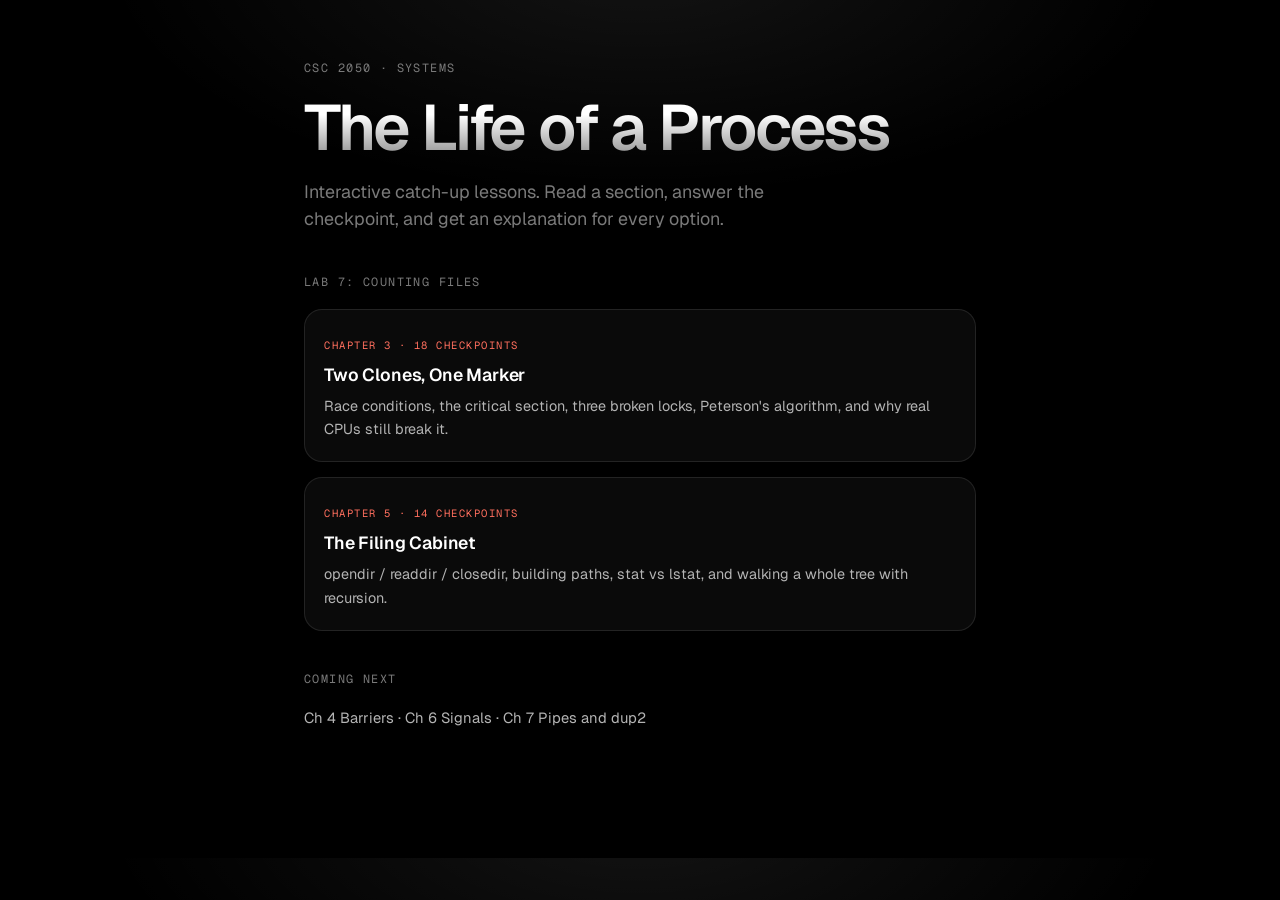
<file: index.html>
<!DOCTYPE html>
<html lang="en">
<head>
<meta charset="utf-8">
<meta name="viewport" content="width=device-width, initial-scale=1, viewport-fit=cover">
<meta name="theme-color" content="#000000">
<title>CSC 2050 Lessons</title>
<link rel="preconnect" href="https://fonts.googleapis.com">
<link rel="preconnect" href="https://fonts.gstatic.com" crossorigin>
<link href="https://fonts.googleapis.com/css2?family=Geist:wght@400;500;600;700&family=Geist+Mono:wght@400;500&display=swap" rel="stylesheet">
<link rel="stylesheet" href="assets/styles.css">
<link rel="stylesheet" href="assets/components.css">
<link rel="stylesheet" href="assets/csc.css">
</head>
<body>
<main class="lesson">
  <p class="eyebrow">CSC 2050 &middot; Systems</p>
  <h1>The Life of a Process</h1>
  <p class="dek">Interactive catch-up lessons. Read a section, answer the checkpoint, and get an explanation for every option.</p>

  <p class="eyebrow" style="margin-top:2.4rem">Lab 7: Counting Files</p>
  <a class="lesson-card" href="lessons/03-mutex.html">
    <span class="mcq-tag">Chapter 3 &middot; 18 checkpoints</span>
    <h3>Two Clones, One Marker</h3>
    <p>Race conditions, the critical section, three broken locks, Peterson's algorithm, and why real CPUs still break it.</p>
  </a>
  <a class="lesson-card" href="lessons/05-directories.html">
    <span class="mcq-tag">Chapter 5 &middot; 14 checkpoints</span>
    <h3>The Filing Cabinet</h3>
    <p>opendir / readdir / closedir, building paths, stat vs lstat, and walking a whole tree with recursion.</p>
  </a>

  <p class="eyebrow" style="margin-top:2.4rem">Coming next</p>
  <p style="font-size:0.92rem">Ch 4 Barriers &middot; Ch 6 Signals &middot; Ch 7 Pipes and dup2</p>
</main>
</body>
</html>
</file>
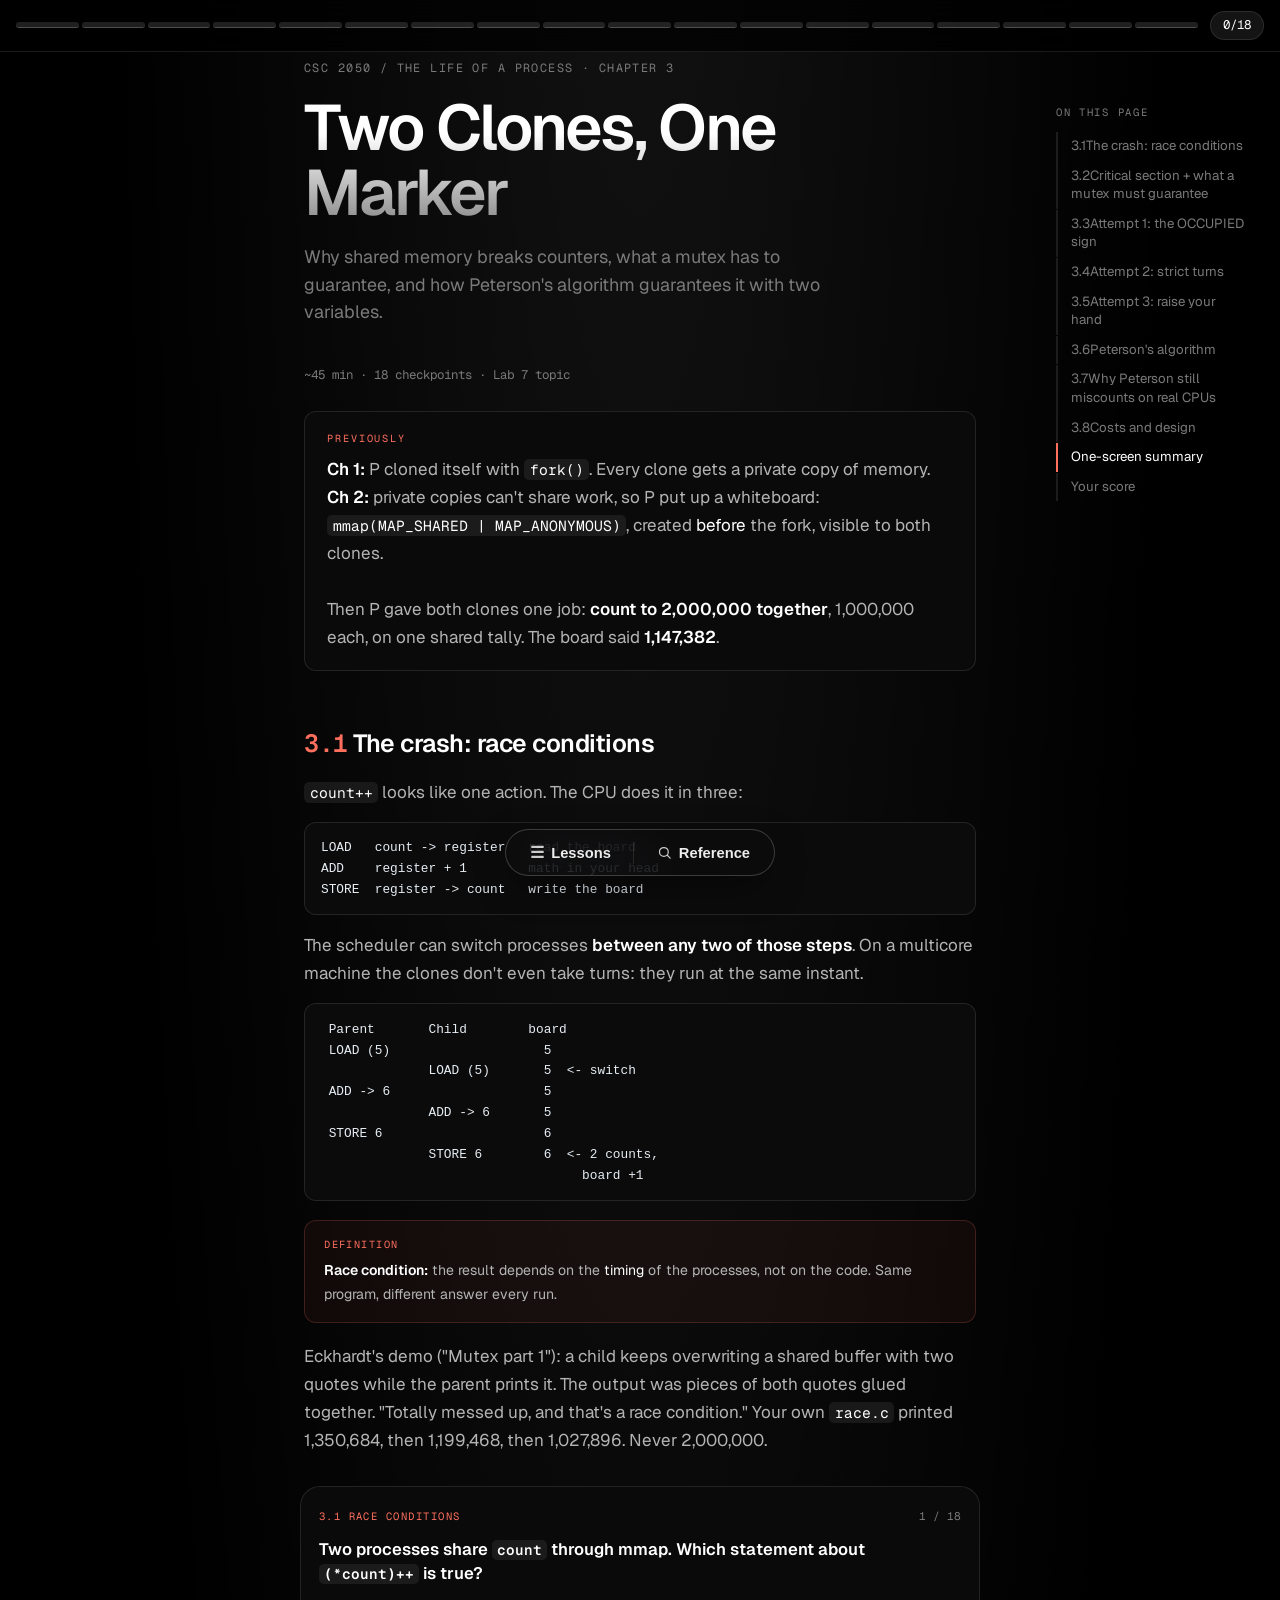
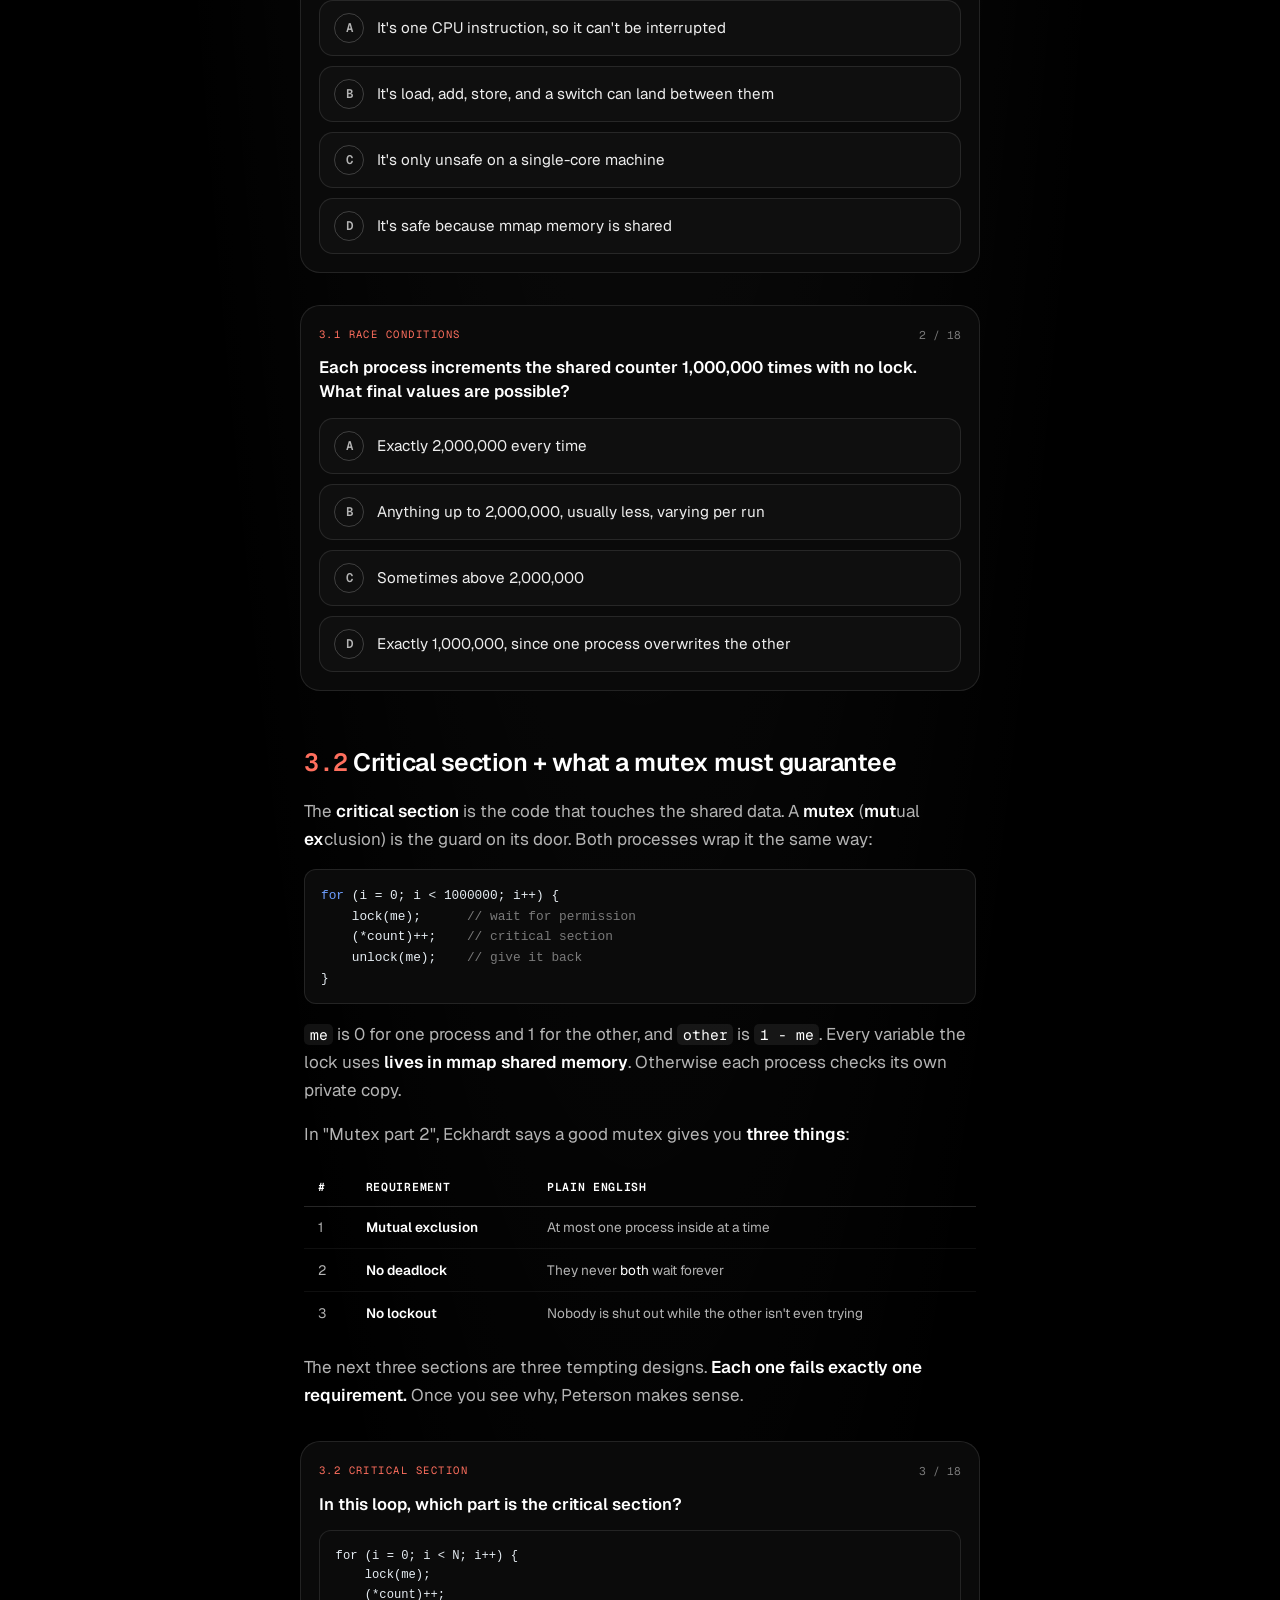
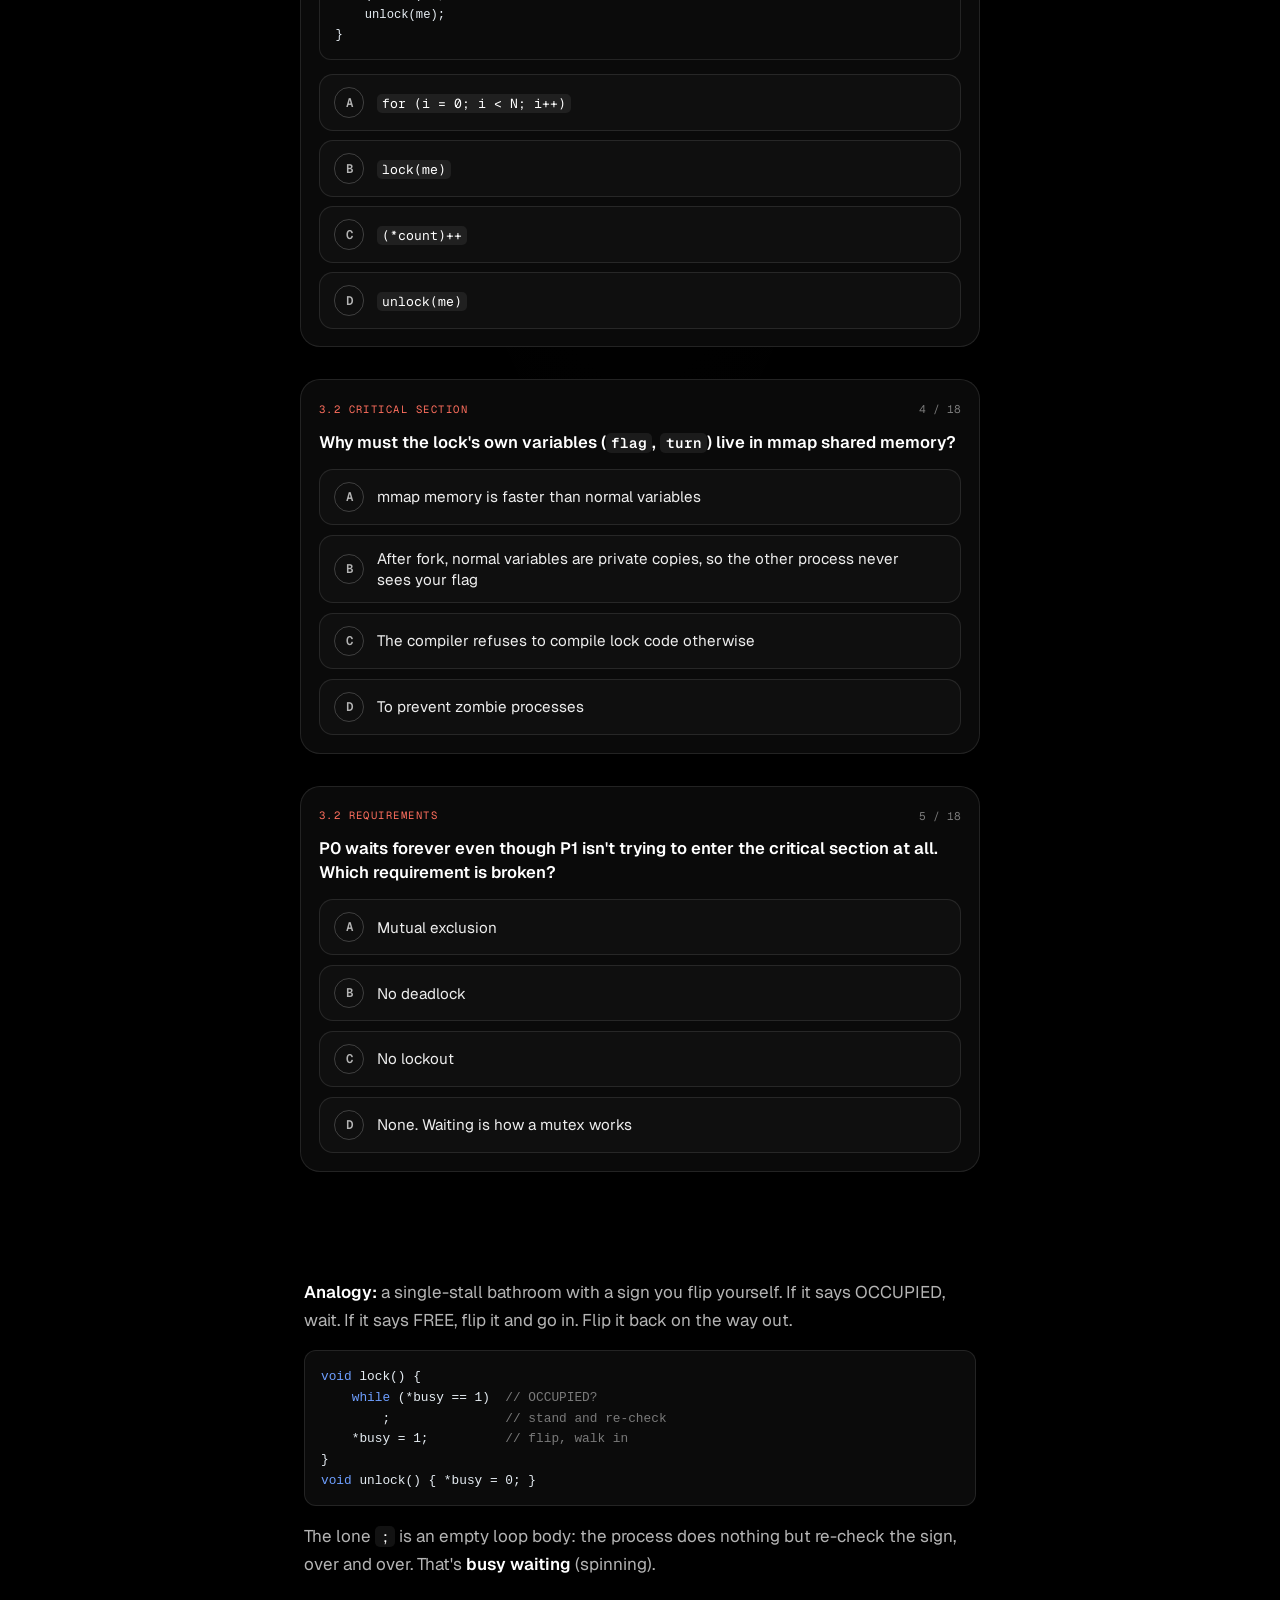
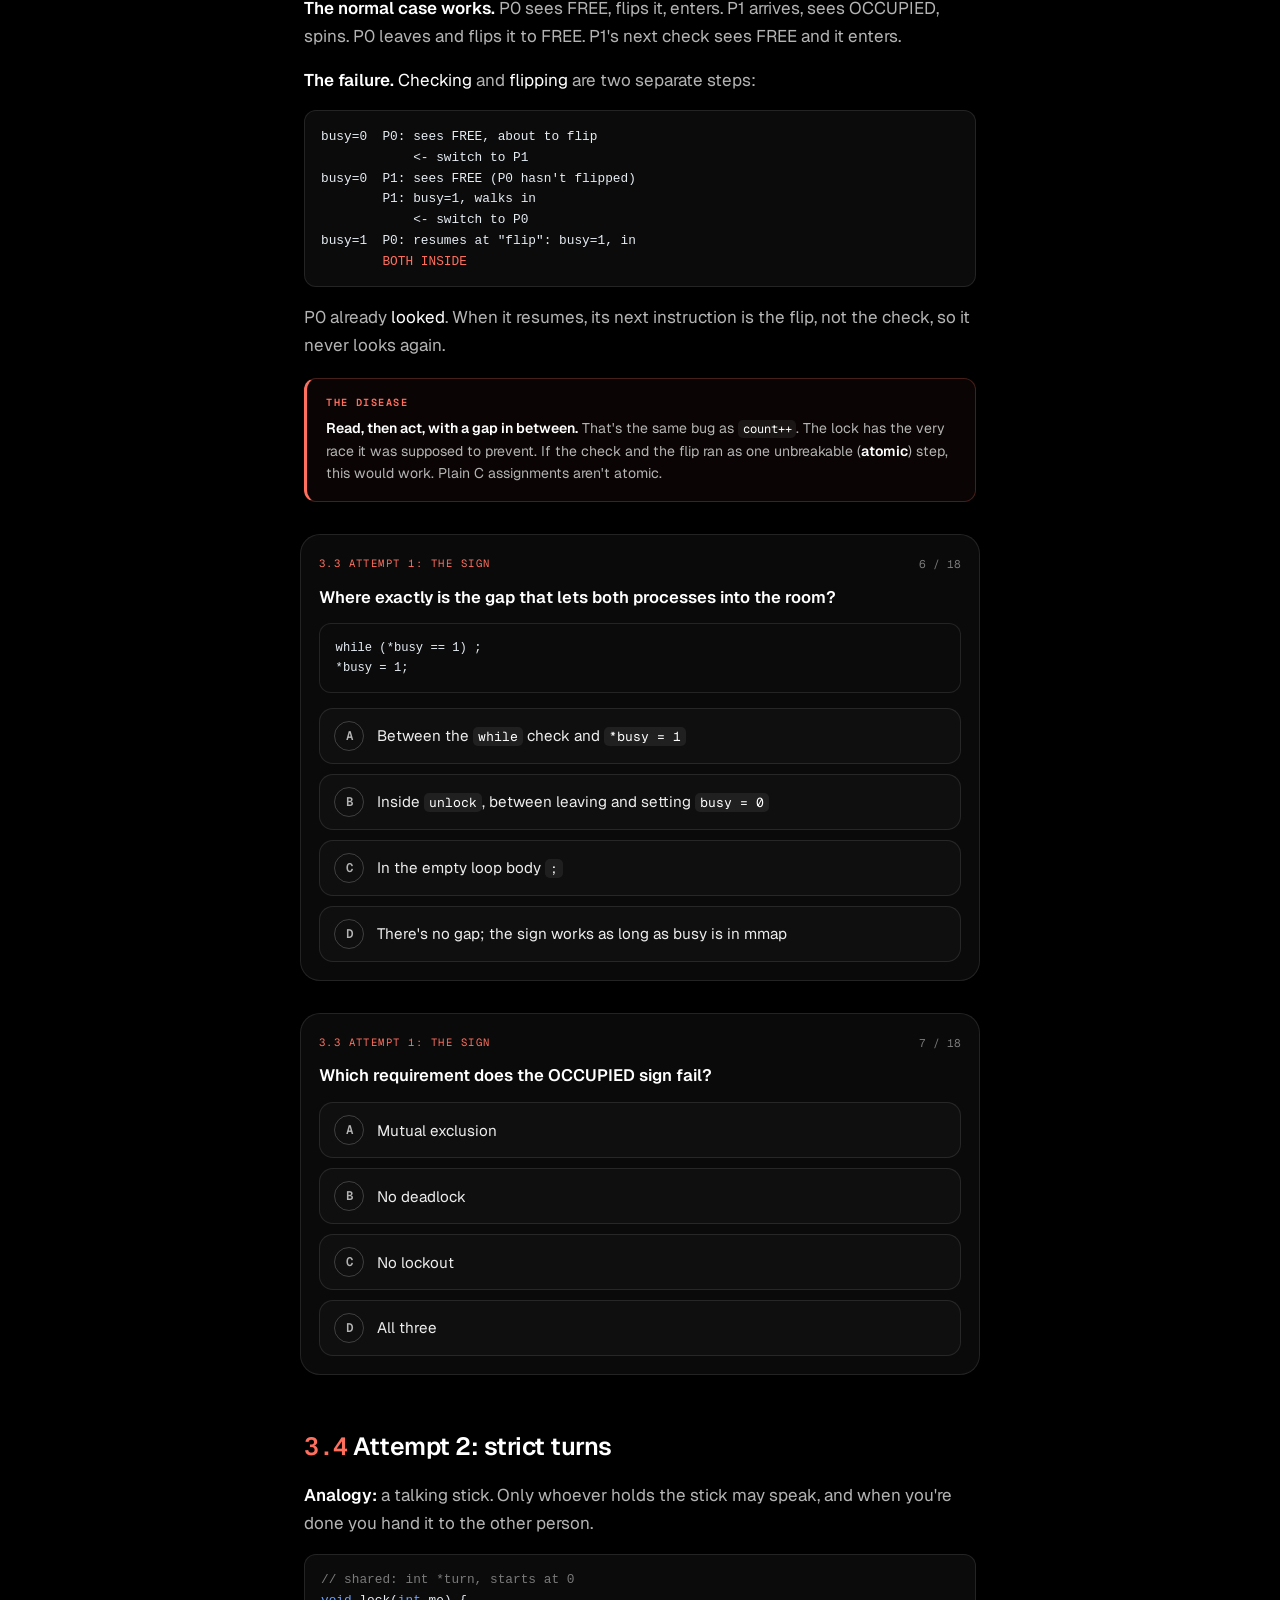
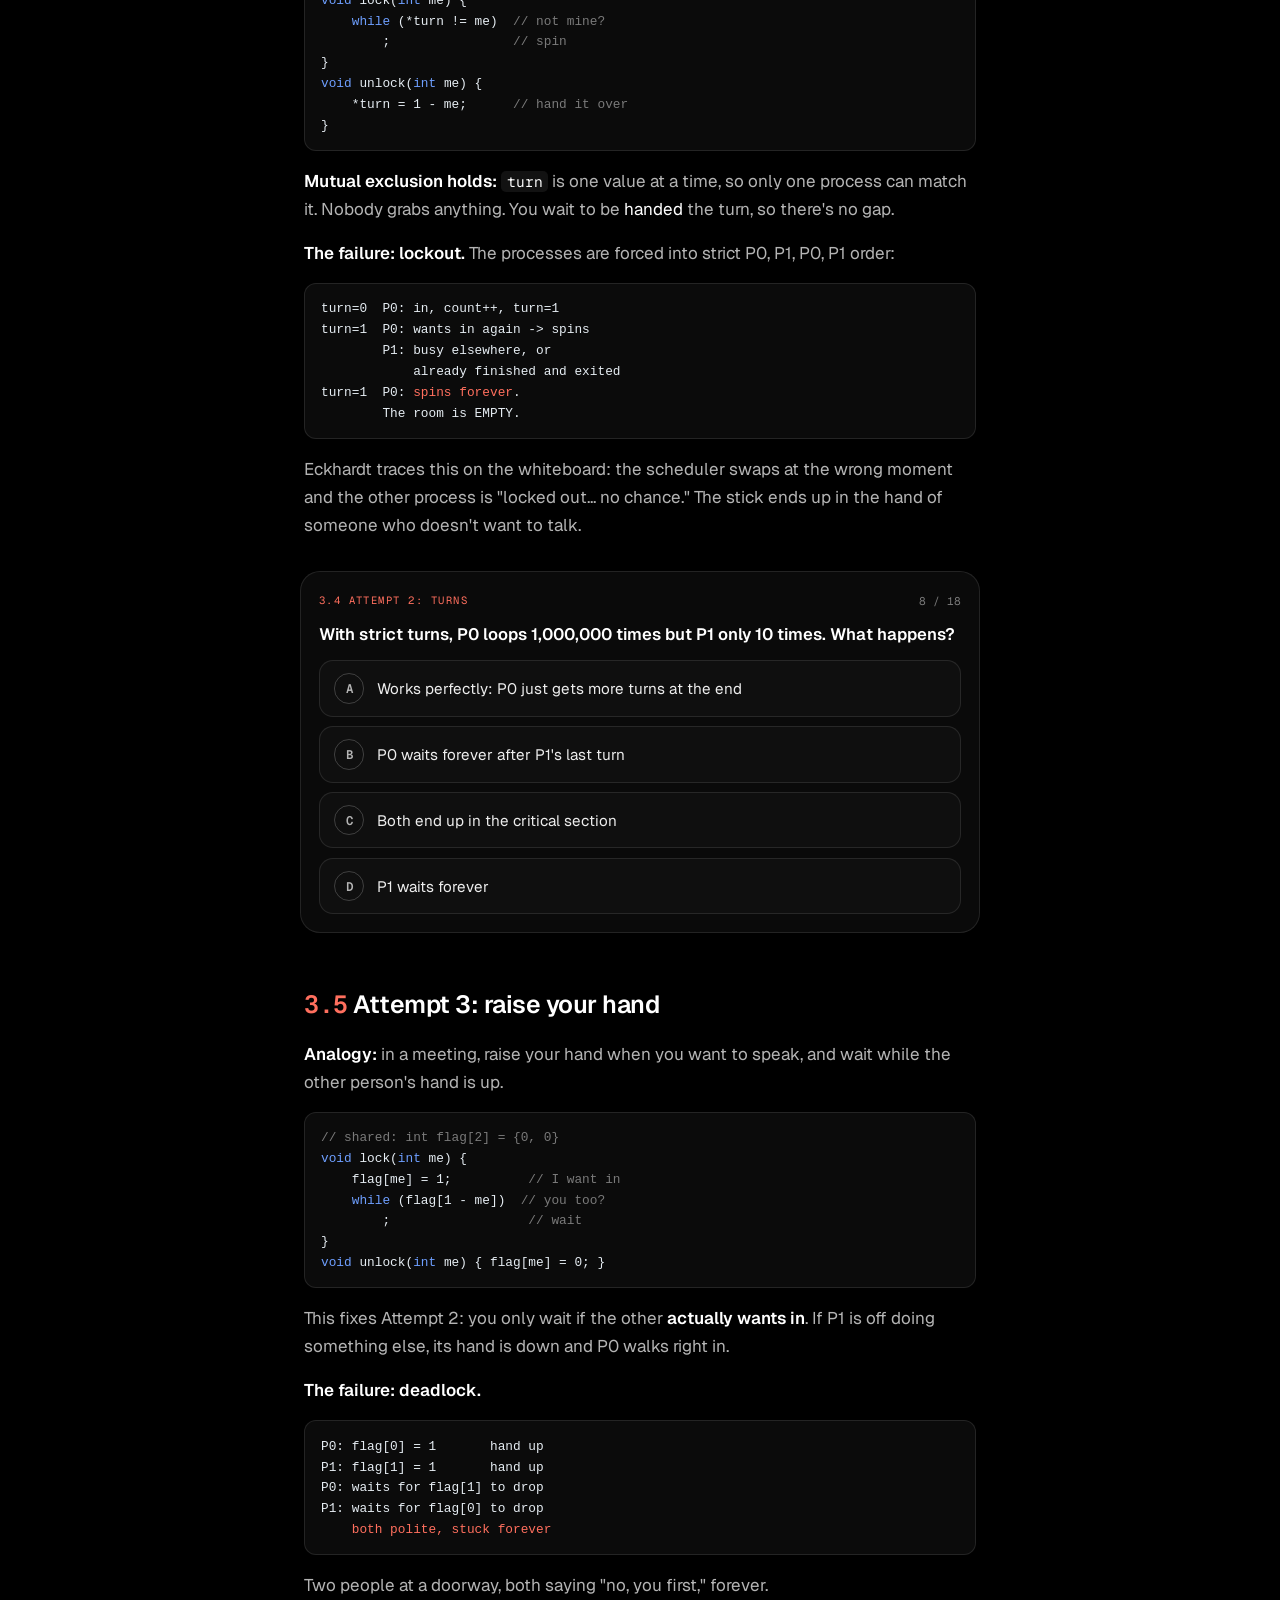
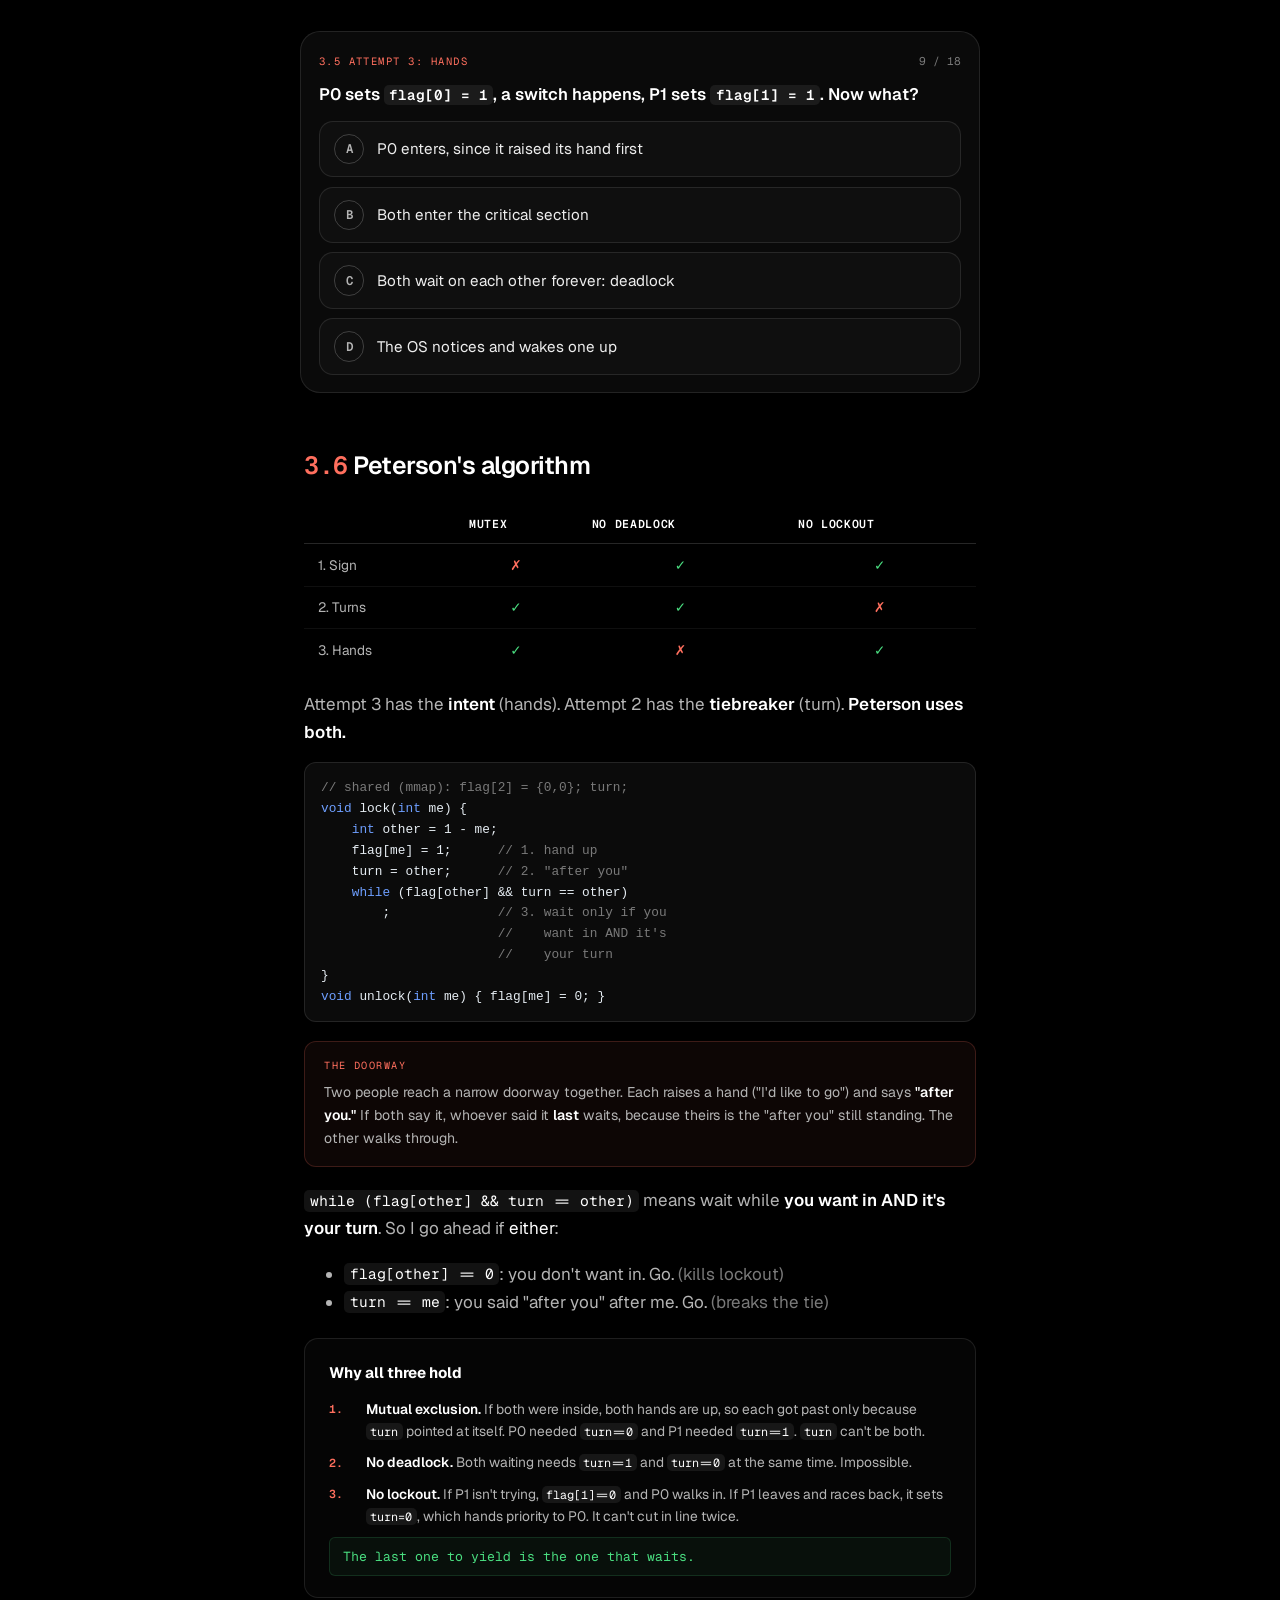
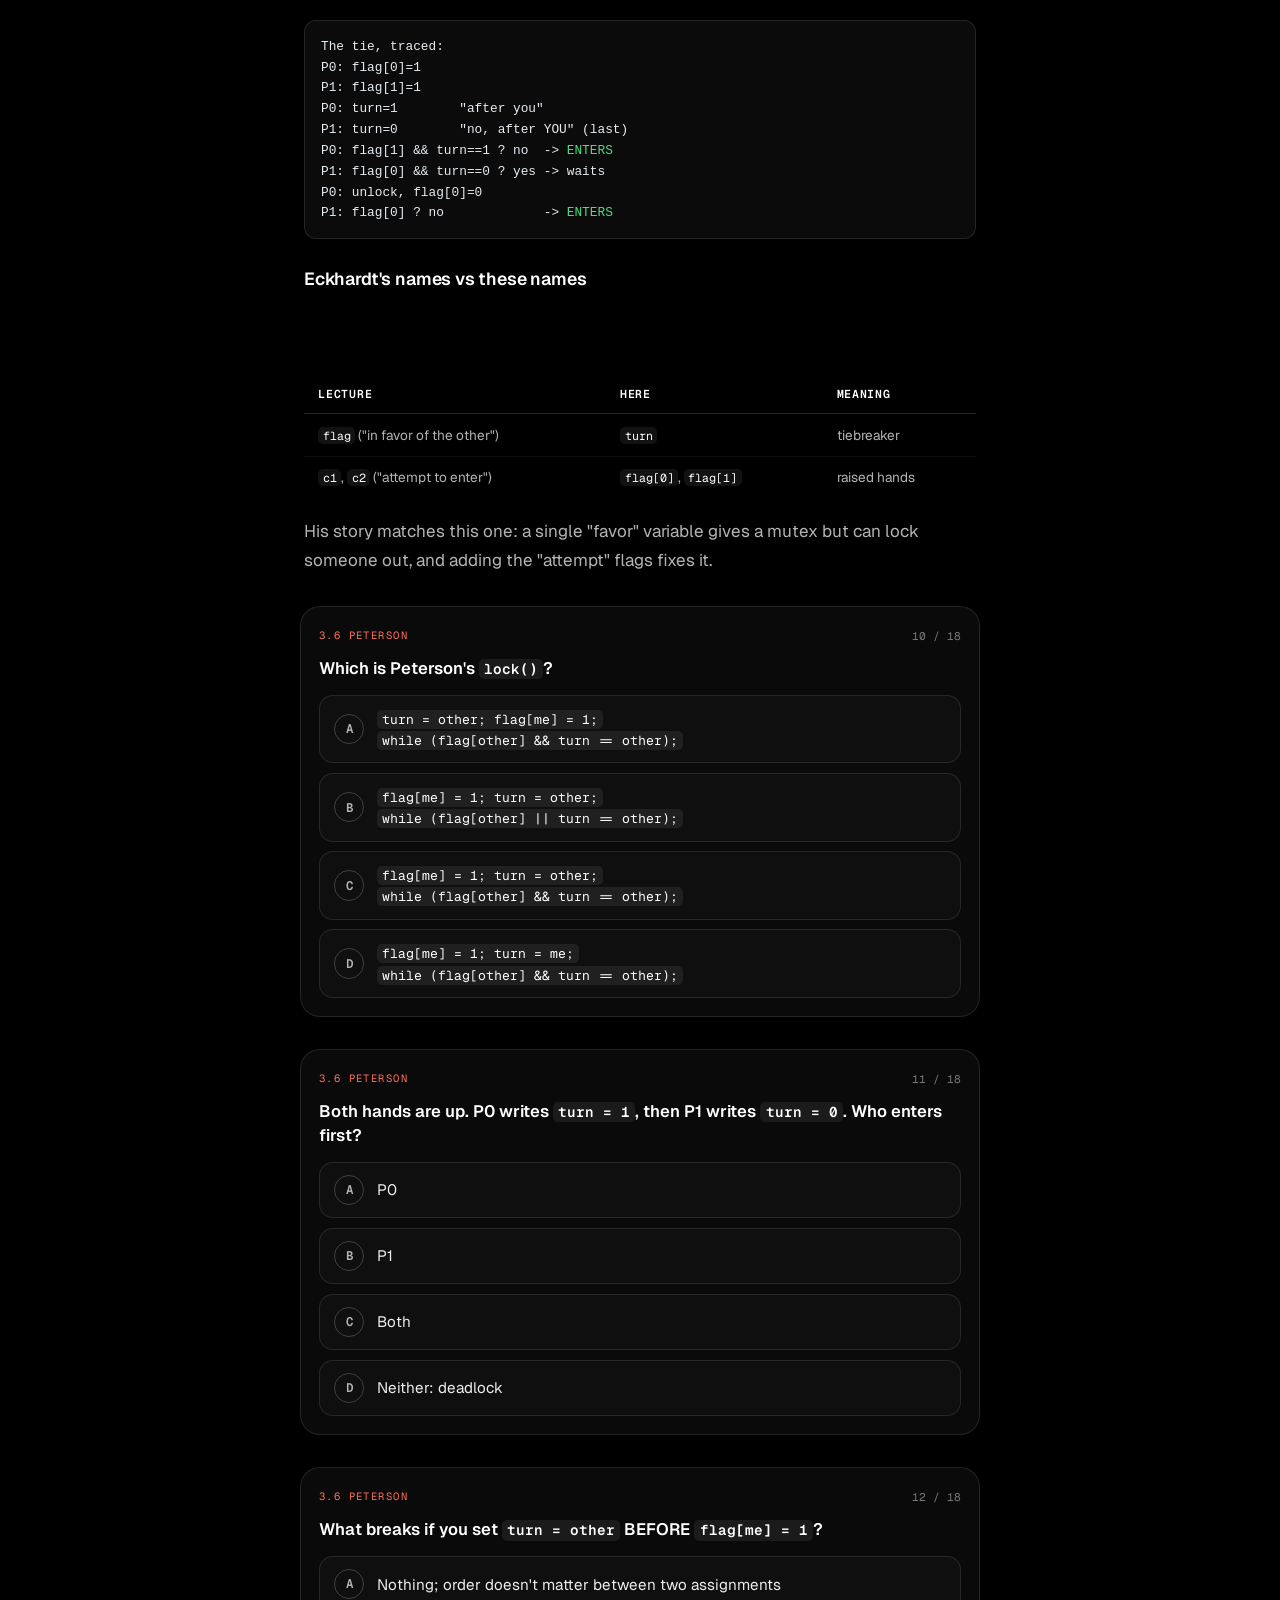
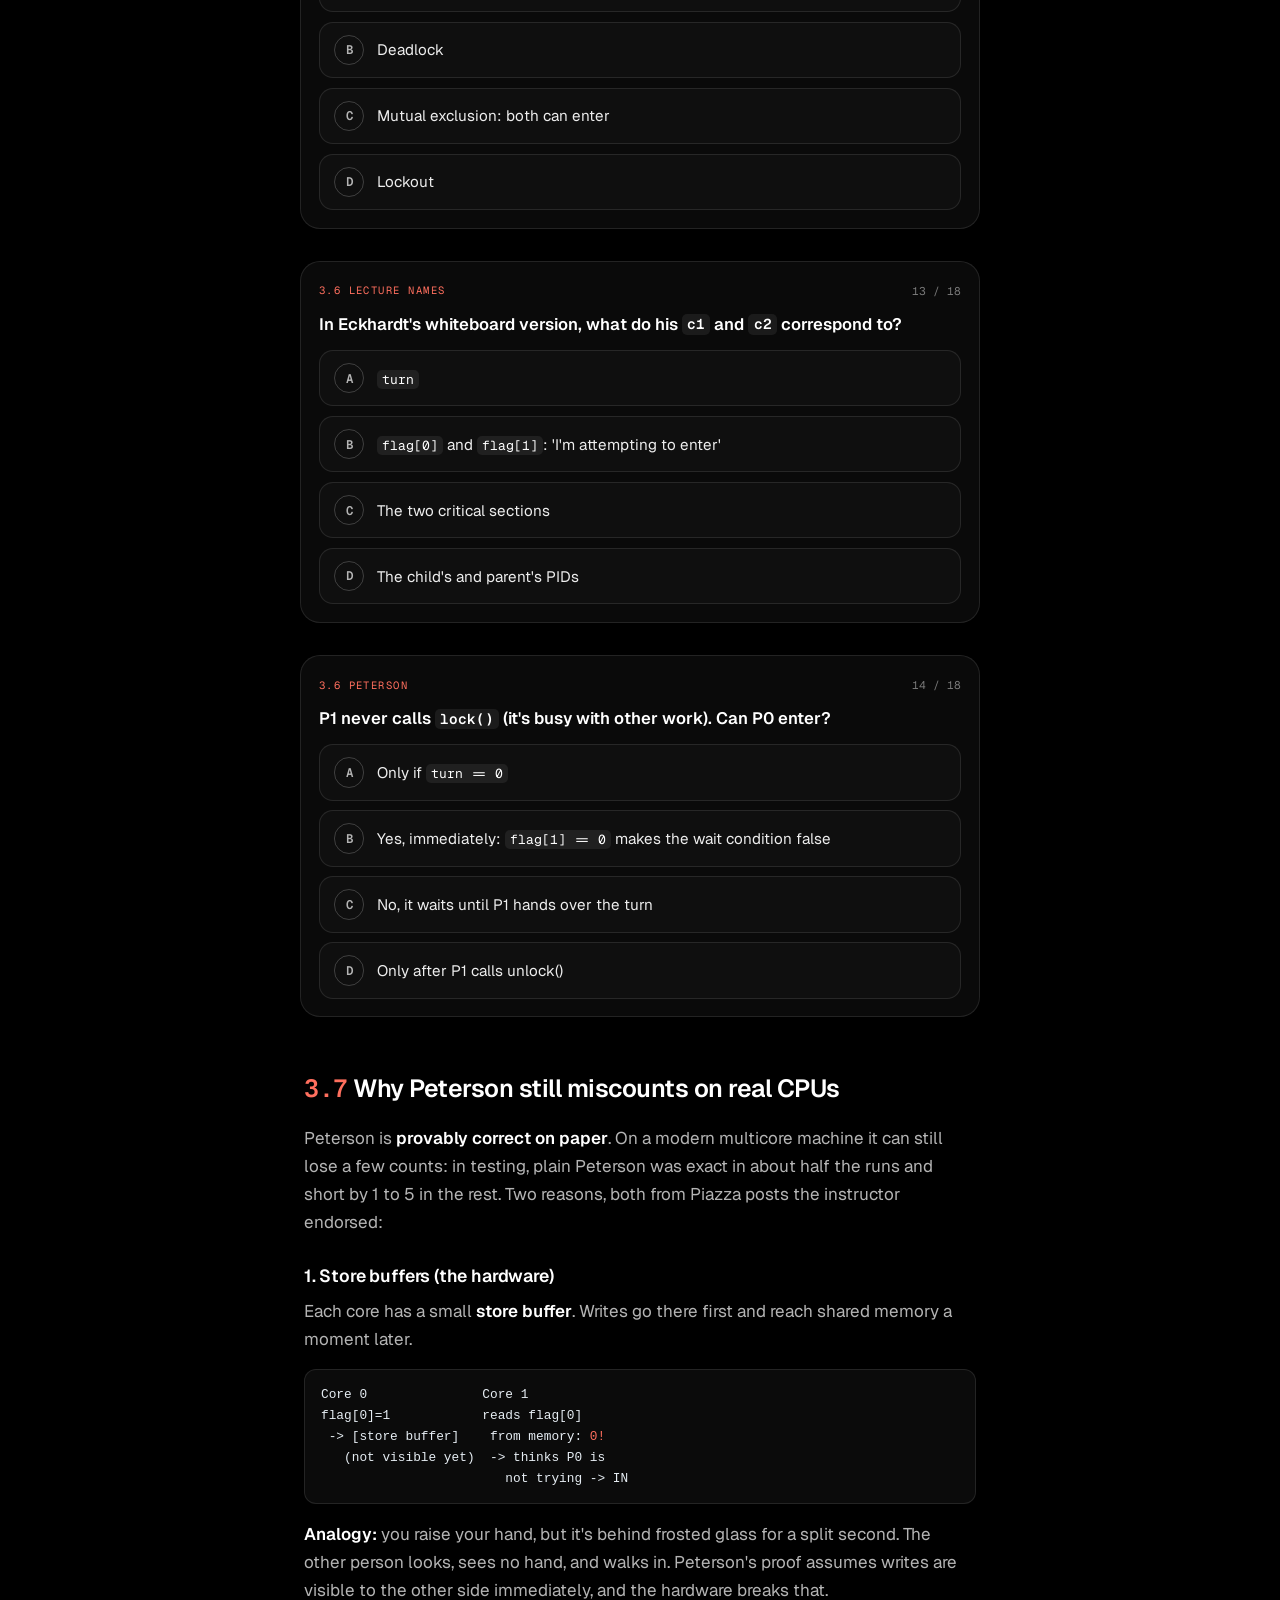
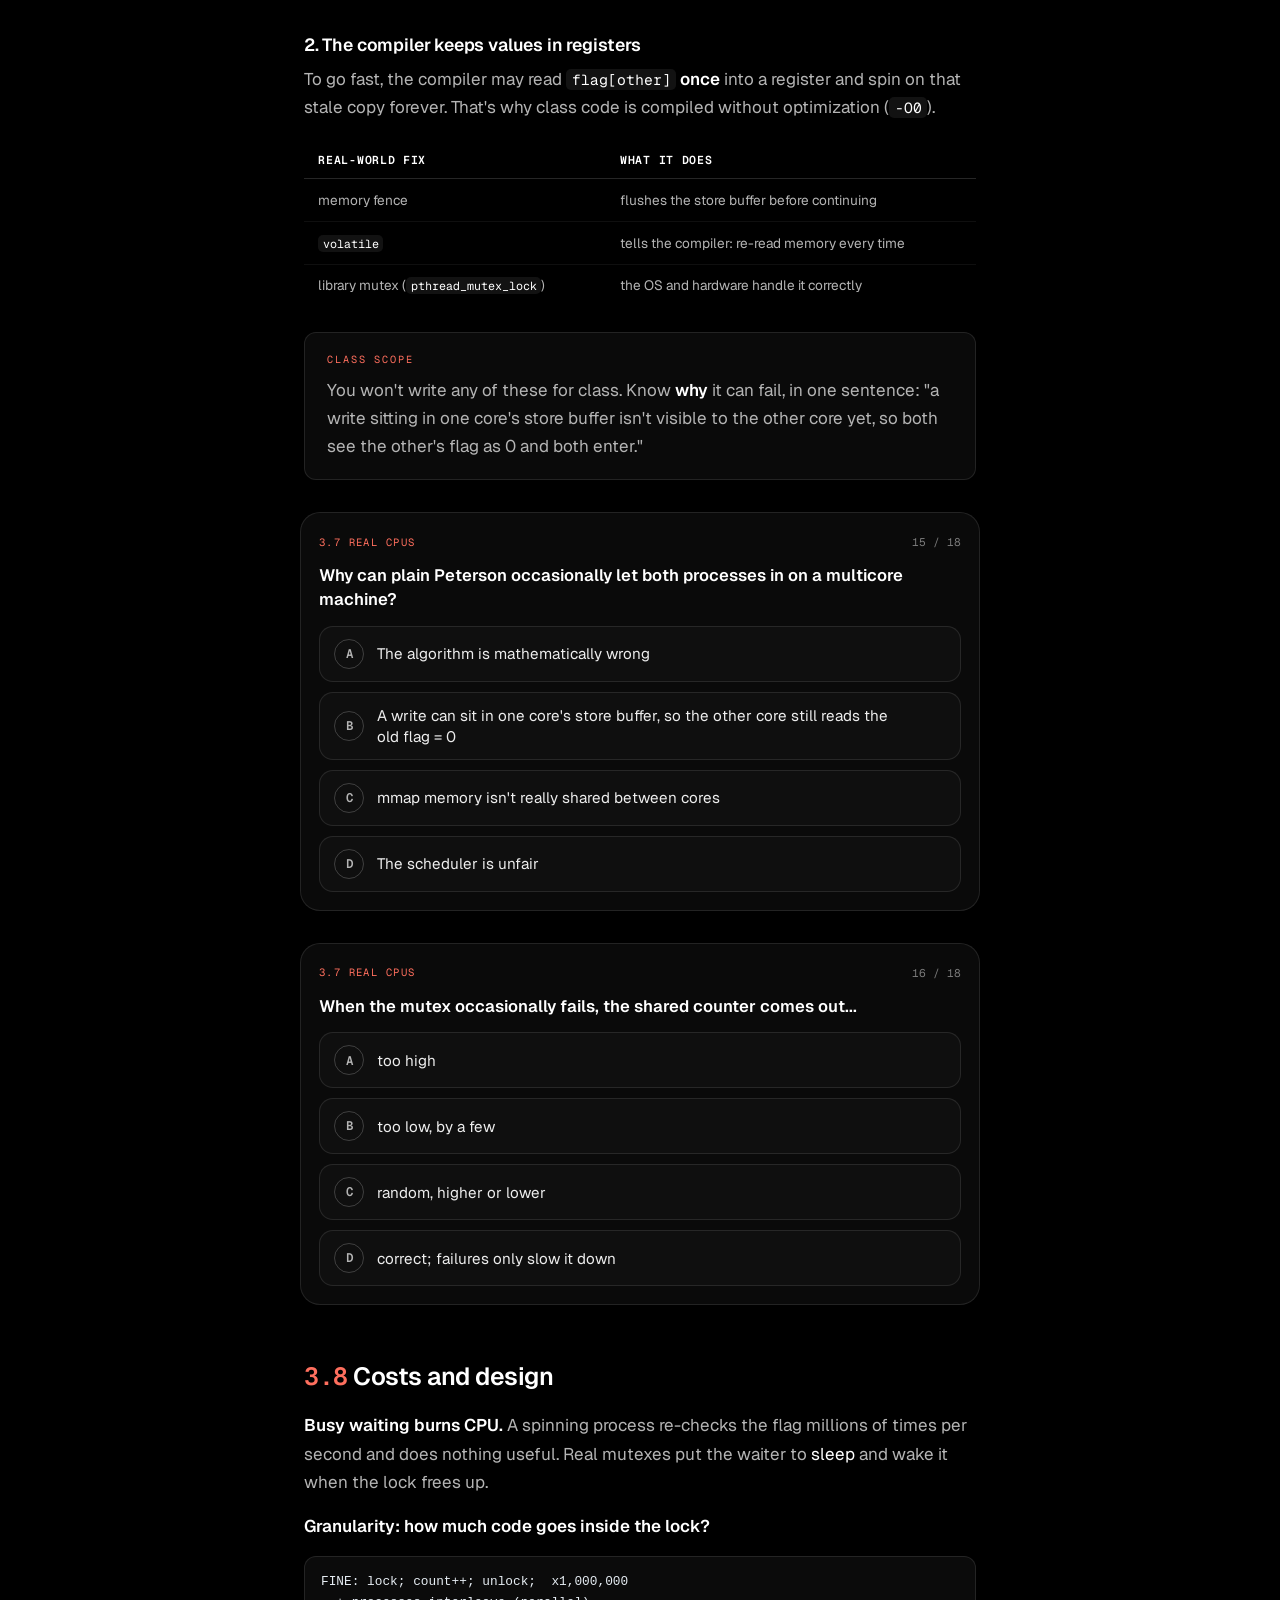
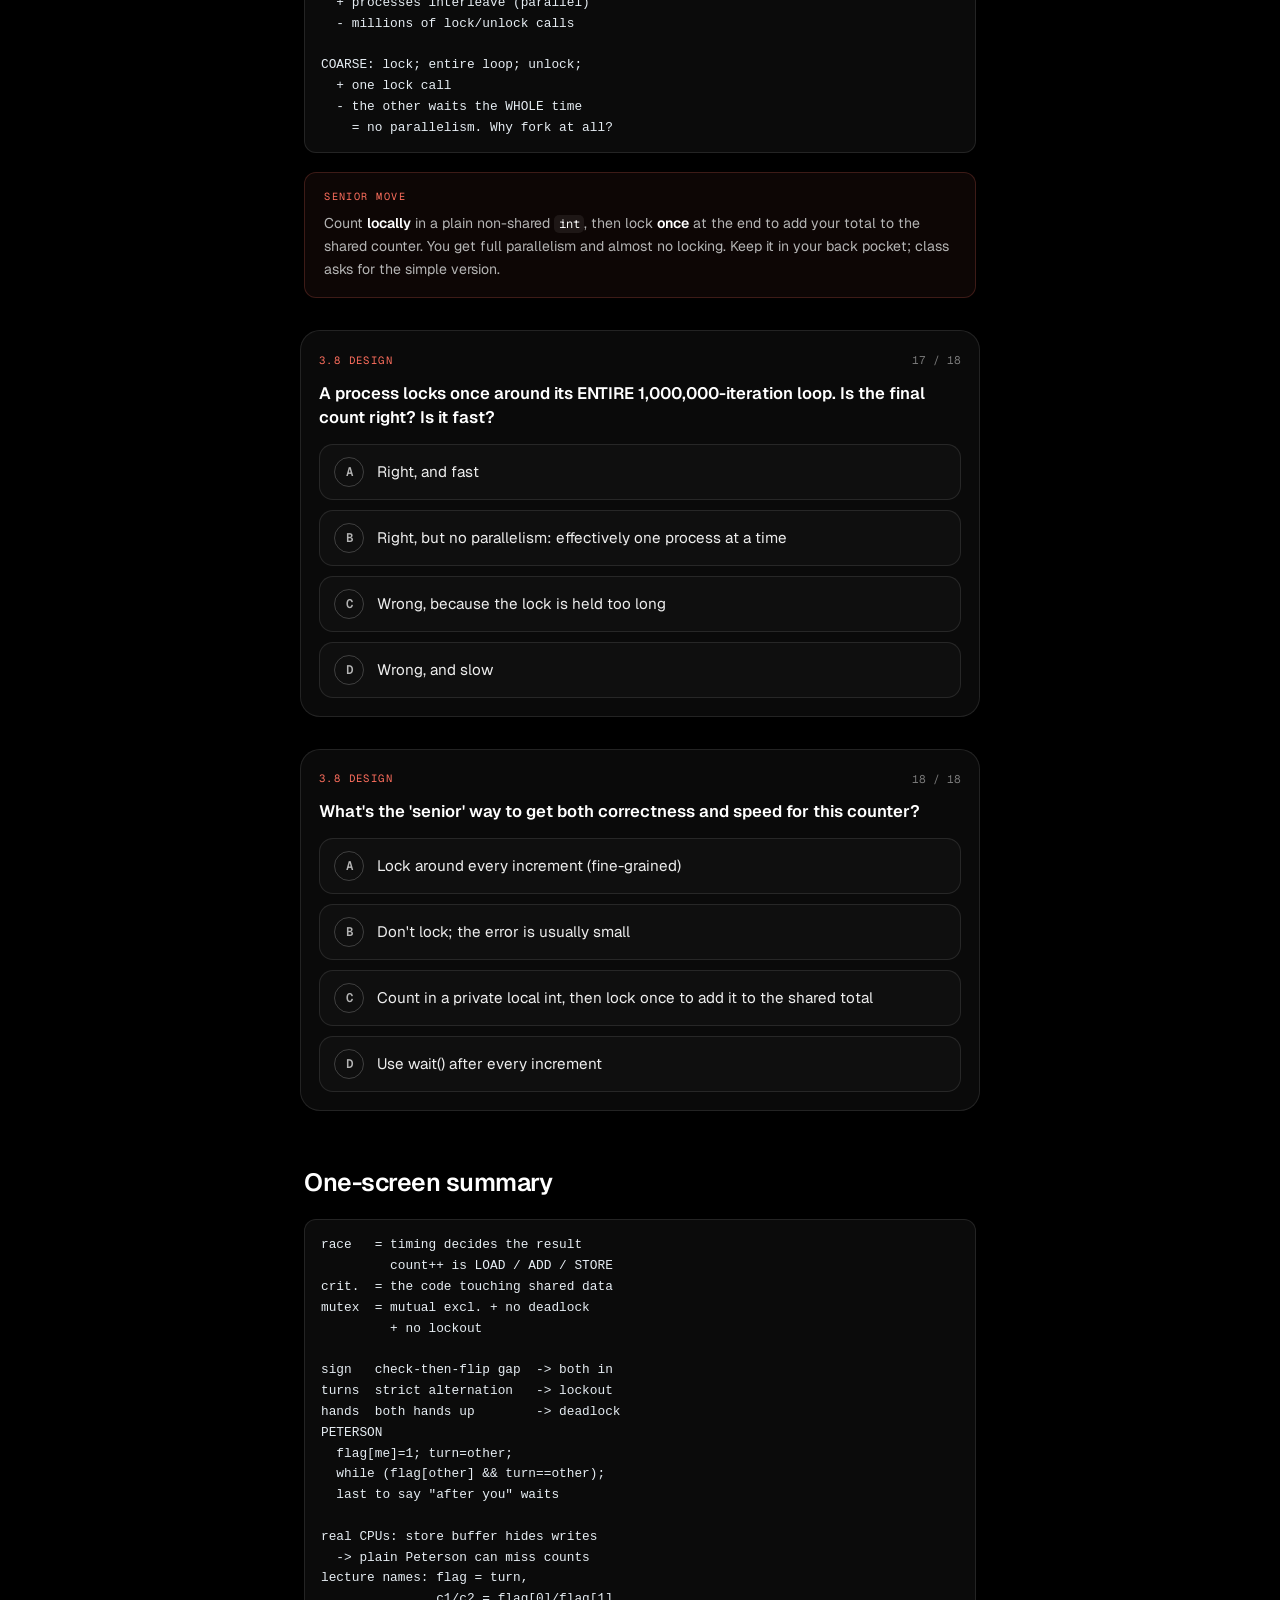
<file: lessons/03-mutex.html>
<!DOCTYPE html>
<html lang="en">
<head>
<meta charset="utf-8">
<meta name="viewport" content="width=device-width, initial-scale=1, viewport-fit=cover">
<meta name="theme-color" content="#000000">
<title>Ch 3: Two Clones, One Marker</title>
<link rel="preconnect" href="https://fonts.googleapis.com">
<link rel="preconnect" href="https://fonts.gstatic.com" crossorigin>
<link href="https://fonts.googleapis.com/css2?family=Geist:wght@400;500;600;700&family=Geist+Mono:wght@400;500&display=swap" rel="stylesheet">
<link rel="stylesheet" href="../assets/styles.css">
<link rel="stylesheet" href="../assets/components.css">
<link rel="stylesheet" href="../assets/toolbar.css">
<link rel="stylesheet" href="../assets/csc.css">
</head>
<body>
<main class="lesson">

  <p class="eyebrow">CSC 2050 / The Life of a Process &middot; Chapter 3</p>
  <h1>Two Clones, One Marker</h1>
  <p class="dek">Why shared memory breaks counters, what a mutex has to guarantee, and how Peterson's algorithm guarantees it with two variables.</p>
  <p style="font-family:var(--mono);font-size:0.78rem;color:var(--muted);">~45 min &middot; 18 checkpoints &middot; Lab 7 topic</p>

  <div class="callout">
    <span class="label">Previously</span>
    <strong>Ch 1:</strong> P cloned itself with <code>fork()</code>. Every clone gets a private copy of memory.<br>
    <strong>Ch 2:</strong> private copies can't share work, so P put up a whiteboard: <code>mmap(MAP_SHARED | MAP_ANONYMOUS)</code>, created <em>before</em> the fork, visible to both clones.<br><br>
    Then P gave both clones one job: <strong>count to 2,000,000 together</strong>, 1,000,000 each, on one shared tally. The board said <strong>1,147,382</strong>.
  </div>

  <!-- ===================== 3.1 ===================== -->
  <h2 id="race"><span class="sec">3.1</span>The crash: race conditions</h2>
  <p><code>count++</code> looks like one action. The CPU does it in three:</p>
<pre><code>LOAD   count -&gt; register   read the board
ADD    register + 1        math in your head
STORE  register -&gt; count   write the board</code></pre>
  <p>The scheduler can switch processes <strong>between any two of those steps</strong>. On a multicore machine the clones don't even take turns: they run at the same instant.</p>
<pre><code> Parent       Child        board
 LOAD (5)                    5
              LOAD (5)       5  &lt;- switch
 ADD -&gt; 6                    5
              ADD -&gt; 6       5
 STORE 6                     6
              STORE 6        6  &lt;- 2 counts,
                                  board +1</code></pre>

  <div class="insight">
    <span class="tag">Definition</span>
    <strong>Race condition:</strong> the result depends on the <em>timing</em> of the processes, not on the code. Same program, different answer every run.
  </div>

  <p>Eckhardt's demo ("Mutex part 1"): a child keeps overwriting a shared buffer with two quotes while the parent prints it. The output was pieces of both quotes glued together. "Totally messed up, and that's a race condition." Your own <code>race.c</code> printed 1,350,684, then 1,199,468, then 1,027,896. Never 2,000,000.</p>

  <div class="mcq" data-q="race1"></div>
  <div class="mcq" data-q="race2"></div>

  <!-- ===================== 3.2 ===================== -->
  <h2 id="cs"><span class="sec">3.2</span>Critical section + what a mutex must guarantee</h2>
  <p>The <strong>critical section</strong> is the code that touches the shared data. A <strong>mutex</strong> (<strong>mut</strong>ual <strong>ex</strong>clusion) is the guard on its door. Both processes wrap it the same way:</p>
<pre><code><span class="c-k">for</span> (i = 0; i &lt; 1000000; i++) {
    lock(me);      <span class="c-c">// wait for permission</span>
    (*count)++;    <span class="c-c">// critical section</span>
    unlock(me);    <span class="c-c">// give it back</span>
}</code></pre>
  <p><code>me</code> is 0 for one process and 1 for the other, and <code>other</code> is <code>1 - me</code>. Every variable the lock uses <strong>lives in mmap shared memory</strong>. Otherwise each process checks its own private copy.</p>

  <p>In "Mutex part 2", Eckhardt says a good mutex gives you <strong>three things</strong>:</p>
  <div class="tscroll narrow"><table class="cardinality-table">
    <tr><th>#</th><th>Requirement</th><th>Plain English</th></tr>
    <tr><td>1</td><td><strong>Mutual exclusion</strong></td><td>At most one process inside at a time</td></tr>
    <tr><td>2</td><td><strong>No deadlock</strong></td><td>They never <em>both</em> wait forever</td></tr>
    <tr><td>3</td><td><strong>No lockout</strong></td><td>Nobody is shut out while the other isn't even trying</td></tr>
  </table></div>
  <p>The next three sections are three tempting designs. <strong>Each one fails exactly one requirement.</strong> Once you see why, Peterson makes sense.</p>

  <div class="mcq" data-q="cs1"></div>
  <div class="mcq" data-q="cs2"></div>
  <div class="mcq" data-q="cs3"></div>

  <!-- ===================== 3.3 ===================== -->
  <h2 id="a1"><span class="sec">3.3</span>Attempt 1: the OCCUPIED sign</h2>
  <p><strong>Analogy:</strong> a single-stall bathroom with a sign you flip yourself. If it says OCCUPIED, wait. If it says FREE, flip it and go in. Flip it back on the way out.</p>
<pre><code><span class="c-k">void</span> lock() {
    <span class="c-k">while</span> (*busy == 1)  <span class="c-c">// OCCUPIED?</span>
        ;               <span class="c-c">// stand and re-check</span>
    *busy = 1;          <span class="c-c">// flip, walk in</span>
}
<span class="c-k">void</span> unlock() { *busy = 0; }</code></pre>
  <p>The lone <code>;</code> is an empty loop body: the process does nothing but re-check the sign, over and over. That's <strong>busy waiting</strong> (spinning).</p>
  <p><strong>The normal case works.</strong> P0 sees FREE, flips it, enters. P1 arrives, sees OCCUPIED, spins. P0 leaves and flips it to FREE. P1's next check sees FREE and it enters.</p>
  <p><strong>The failure.</strong> <em>Checking</em> and <em>flipping</em> are two separate steps:</p>
<pre><code>busy=0  P0: sees FREE, about to flip
            &lt;- switch to P1
busy=0  P1: sees FREE (P0 hasn't flipped)
        P1: busy=1, walks in
            &lt;- switch to P0
busy=1  P0: resumes at "flip": busy=1, in
        <span class="c-bad">BOTH INSIDE</span></code></pre>
  <p>P0 already <em>looked</em>. When it resumes, its next instruction is the flip, not the check, so it never looks again.</p>

  <div class="trap">
    <span class="tag">The disease</span>
    <strong>Read, then act, with a gap in between.</strong> That's the same bug as <code>count++</code>. The lock has the very race it was supposed to prevent. If the check and the flip ran as one unbreakable (<strong>atomic</strong>) step, this would work. Plain C assignments aren't atomic.
  </div>

  <div class="mcq" data-q="a1a"></div>
  <div class="mcq" data-q="a1b"></div>

  <!-- ===================== 3.4 ===================== -->
  <h2 id="a2"><span class="sec">3.4</span>Attempt 2: strict turns</h2>
  <p><strong>Analogy:</strong> a talking stick. Only whoever holds the stick may speak, and when you're done you hand it to the other person.</p>
<pre><code><span class="c-c">// shared: int *turn, starts at 0</span>
<span class="c-k">void</span> lock(<span class="c-k">int</span> me) {
    <span class="c-k">while</span> (*turn != me)  <span class="c-c">// not mine?</span>
        ;                <span class="c-c">// spin</span>
}
<span class="c-k">void</span> unlock(<span class="c-k">int</span> me) {
    *turn = 1 - me;      <span class="c-c">// hand it over</span>
}</code></pre>
  <p><strong>Mutual exclusion holds:</strong> <code>turn</code> is one value at a time, so only one process can match it. Nobody grabs anything. You wait to be <em>handed</em> the turn, so there's no gap.</p>
  <p><strong>The failure: lockout.</strong> The processes are forced into strict P0, P1, P0, P1 order:</p>
<pre><code>turn=0  P0: in, count++, turn=1
turn=1  P0: wants in again -&gt; spins
        P1: busy elsewhere, or
            already finished and exited
turn=1  P0: <span class="c-bad">spins forever</span>.
        The room is EMPTY.</code></pre>
  <p>Eckhardt traces this on the whiteboard: the scheduler swaps at the wrong moment and the other process is "locked out... no chance." The stick ends up in the hand of someone who doesn't want to talk.</p>

  <div class="mcq" data-q="a2a"></div>

  <!-- ===================== 3.5 ===================== -->
  <h2 id="a3"><span class="sec">3.5</span>Attempt 3: raise your hand</h2>
  <p><strong>Analogy:</strong> in a meeting, raise your hand when you want to speak, and wait while the other person's hand is up.</p>
<pre><code><span class="c-c">// shared: int flag[2] = {0, 0}</span>
<span class="c-k">void</span> lock(<span class="c-k">int</span> me) {
    flag[me] = 1;          <span class="c-c">// I want in</span>
    <span class="c-k">while</span> (flag[1 - me])  <span class="c-c">// you too?</span>
        ;                  <span class="c-c">// wait</span>
}
<span class="c-k">void</span> unlock(<span class="c-k">int</span> me) { flag[me] = 0; }</code></pre>
  <p>This fixes Attempt 2: you only wait if the other <strong>actually wants in</strong>. If P1 is off doing something else, its hand is down and P0 walks right in.</p>
  <p><strong>The failure: deadlock.</strong></p>
<pre><code>P0: flag[0] = 1       hand up
P1: flag[1] = 1       hand up
P0: waits for flag[1] to drop
P1: waits for flag[0] to drop
    <span class="c-bad">both polite, stuck forever</span></code></pre>
  <p>Two people at a doorway, both saying "no, you first," forever.</p>

  <div class="mcq" data-q="a3a"></div>

  <!-- ===================== 3.6 ===================== -->
  <h2 id="peterson"><span class="sec">3.6</span>Peterson's algorithm</h2>
  <div class="tscroll narrow"><table class="cardinality-table">
    <tr><th></th><th>Mutex</th><th>No deadlock</th><th>No lockout</th></tr>
    <tr><td>1. Sign</td><td class="n">✗</td><td class="y">✓</td><td class="y">✓</td></tr>
    <tr><td>2. Turns</td><td class="y">✓</td><td class="y">✓</td><td class="n">✗</td></tr>
    <tr><td>3. Hands</td><td class="y">✓</td><td class="n">✗</td><td class="y">✓</td></tr>
  </table></div>
  <p>Attempt 3 has the <strong>intent</strong> (hands). Attempt 2 has the <strong>tiebreaker</strong> (turn). <strong>Peterson uses both.</strong></p>
<pre><code><span class="c-c">// shared (mmap): flag[2] = {0,0}; turn;</span>
<span class="c-k">void</span> lock(<span class="c-k">int</span> me) {
    <span class="c-k">int</span> other = 1 - me;
    flag[me] = 1;      <span class="c-c">// 1. hand up</span>
    turn = other;      <span class="c-c">// 2. "after you"</span>
    <span class="c-k">while</span> (flag[other] &amp;&amp; turn == other)
        ;              <span class="c-c">// 3. wait only if you</span>
                       <span class="c-c">//    want in AND it's</span>
                       <span class="c-c">//    your turn</span>
}
<span class="c-k">void</span> unlock(<span class="c-k">int</span> me) { flag[me] = 0; }</code></pre>

  <div class="insight">
    <span class="tag">The doorway</span>
    Two people reach a narrow doorway together. Each raises a hand ("I'd like to go") and says <strong>"after you."</strong> If both say it, whoever said it <strong>last</strong> waits, because theirs is the "after you" still standing. The other walks through.
  </div>

  <p><code>while (flag[other] &amp;&amp; turn == other)</code> means wait while <strong>you want in AND it's your turn</strong>. So I go ahead if <em>either</em>:</p>
  <ul>
    <li><code>flag[other] == 0</code>: you don't want in. Go. <span style="color:var(--muted)">(kills lockout)</span></li>
    <li><code>turn == me</code>: you said "after you" after me. Go. <span style="color:var(--muted)">(breaks the tie)</span></li>
  </ul>

  <div class="worked-example">
    <h4>Why all three hold</h4>
    <div class="step"><span class="step-num">1.</span><span><strong>Mutual exclusion.</strong> If both were inside, both hands are up, so each got past only because <code>turn</code> pointed at itself. P0 needed <code>turn==0</code> and P1 needed <code>turn==1</code>. <code>turn</code> can't be both.</span></div>
    <div class="step"><span class="step-num">2.</span><span><strong>No deadlock.</strong> Both waiting needs <code>turn==1</code> and <code>turn==0</code> at the same time. Impossible.</span></div>
    <div class="step"><span class="step-num">3.</span><span><strong>No lockout.</strong> If P1 isn't trying, <code>flag[1]==0</code> and P0 walks in. If P1 leaves and races back, it sets <code>turn=0</code>, which hands priority to P0. It can't cut in line twice.</span></div>
    <div class="result">The last one to yield is the one that waits.</div>
  </div>

<pre><code>The tie, traced:
P0: flag[0]=1
P1: flag[1]=1
P0: turn=1        "after you"
P1: turn=0        "no, after YOU" (last)
P0: flag[1] &amp;&amp; turn==1 ? no  -&gt; <span class="c-hl">ENTERS</span>
P1: flag[0] &amp;&amp; turn==0 ? yes -&gt; waits
P0: unlock, flag[0]=0
P1: flag[0] ? no             -&gt; <span class="c-hl">ENTERS</span></code></pre>

  <h3>Eckhardt's names vs these names</h3>
  <p>He builds it on the whiteboard in "Mutex part 2" with different names. It's the same algorithm:</p>
  <div class="tscroll narrow"><table class="cardinality-table">
    <tr><th>Lecture</th><th>Here</th><th>Meaning</th></tr>
    <tr><td><code>flag</code> ("in favor of the other")</td><td><code>turn</code></td><td>tiebreaker</td></tr>
    <tr><td><code>c1</code>, <code>c2</code> ("attempt to enter")</td><td><code>flag[0]</code>, <code>flag[1]</code></td><td>raised hands</td></tr>
  </table></div>
  <p>His story matches this one: a single "favor" variable gives a mutex but can lock someone out, and adding the "attempt" flags fixes it.</p>

  <div class="mcq" data-q="p1"></div>
  <div class="mcq" data-q="p2"></div>
  <div class="mcq" data-q="p3"></div>
  <div class="mcq" data-q="p4"></div>
  <div class="mcq" data-q="p5"></div>

  <!-- ===================== 3.7 ===================== -->
  <h2 id="hw"><span class="sec">3.7</span>Why Peterson still miscounts on real CPUs</h2>
  <p>Peterson is <strong>provably correct on paper</strong>. On a modern multicore machine it can still lose a few counts: in testing, plain Peterson was exact in about half the runs and short by 1 to 5 in the rest. Two reasons, both from Piazza posts the instructor endorsed:</p>

  <h3>1. Store buffers (the hardware)</h3>
  <p>Each core has a small <strong>store buffer</strong>. Writes go there first and reach shared memory a moment later.</p>
<pre><code>Core 0               Core 1
flag[0]=1            reads flag[0]
 -&gt; [store buffer]    from memory: <span class="c-bad">0!</span>
   (not visible yet)  -&gt; thinks P0 is
                        not trying -&gt; IN</code></pre>
  <p><strong>Analogy:</strong> you raise your hand, but it's behind frosted glass for a split second. The other person looks, sees no hand, and walks in. Peterson's proof assumes writes are visible to the other side immediately, and the hardware breaks that.</p>

  <h3>2. The compiler keeps values in registers</h3>
  <p>To go fast, the compiler may read <code>flag[other]</code> <strong>once</strong> into a register and spin on that stale copy forever. That's why class code is compiled without optimization (<code>-O0</code>).</p>

  <div class="tscroll narrow"><table class="cardinality-table">
    <tr><th>Real-world fix</th><th>What it does</th></tr>
    <tr><td>memory fence</td><td>flushes the store buffer before continuing</td></tr>
    <tr><td><code>volatile</code></td><td>tells the compiler: re-read memory every time</td></tr>
    <tr><td>library mutex (<code>pthread_mutex_lock</code>)</td><td>the OS and hardware handle it correctly</td></tr>
  </table></div>

  <div class="callout">
    <span class="label">Class scope</span>
    You won't write any of these for class. Know <strong>why</strong> it can fail, in one sentence: "a write sitting in one core's store buffer isn't visible to the other core yet, so both see the other's flag as 0 and both enter."
  </div>

  <div class="mcq" data-q="hw1"></div>
  <div class="mcq" data-q="hw2"></div>

  <!-- ===================== 3.8 ===================== -->
  <h2 id="design"><span class="sec">3.8</span>Costs and design</h2>
  <p><strong>Busy waiting burns CPU.</strong> A spinning process re-checks the flag millions of times per second and does nothing useful. Real mutexes put the waiter to <em>sleep</em> and wake it when the lock frees up.</p>
  <p><strong>Granularity: how much code goes inside the lock?</strong></p>
<pre><code>FINE: lock; count++; unlock;  x1,000,000
  + processes interleave (parallel)
  - millions of lock/unlock calls

COARSE: lock; entire loop; unlock;
  + one lock call
  - the other waits the WHOLE time
    = no parallelism. Why fork at all?</code></pre>
  <div class="insight">
    <span class="tag">Senior move</span>
    Count <strong>locally</strong> in a plain non-shared <code>int</code>, then lock <strong>once</strong> at the end to add your total to the shared counter. You get full parallelism and almost no locking. Keep it in your back pocket; class asks for the simple version.
  </div>

  <div class="mcq" data-q="g1"></div>
  <div class="mcq" data-q="g2"></div>

  <!-- ===================== summary ===================== -->
  <h2 id="summary">One-screen summary</h2>
<pre><code>race   = timing decides the result
         count++ is LOAD / ADD / STORE
crit.  = the code touching shared data
mutex  = mutual excl. + no deadlock
         + no lockout

sign   check-then-flip gap  -&gt; both in
turns  strict alternation   -&gt; lockout
hands  both hands up        -&gt; deadlock
PETERSON
  flag[me]=1; turn=other;
  while (flag[other] &amp;&amp; turn==other);
  last to say "after you" waits

real CPUs: store buffer hides writes
  -&gt; plain Peterson can miss counts
lecture names: flag = turn,
               c1/c2 = flag[0]/flag[1]</code></pre>

  <div class="trap">
    <span class="tag">Common mistakes</span>
    Lock variables in normal memory instead of mmap &middot; setting <code>turn</code> before raising your hand &middot; <code>||</code> instead of <code>&amp;&amp;</code> in the wait &middot; forgetting <code>unlock</code> on some path &middot; compiling with <code>-O2</code> &middot; "I ran it 10 times, so it's correct."
  </div>

  <h2 id="score">Your score</h2>
  <div id="results"></div>

  <footer class="nav">
    <span>CSC 2050 &middot; Chapter 3</span>
    <a href="05-directories.html" style="color:var(--white)">Next &rarr; Ch 5: Directories</a>
  </footer>
</main>

<script>
window.QUIZ = {
  race1: {
    tag: "3.1 Race conditions",
    q: "Two processes share <code>count</code> through mmap. Which statement about <code>(*count)++</code> is true?",
    opts: [
      { t: "It's one CPU instruction, so it can't be interrupted", why: "It's three steps: load, add, store. The scheduler can switch processes between any two of them." },
      { t: "It's load, add, store, and a switch can land between them", why: "Exactly. If both processes load the same old value, one increment is lost." },
      { t: "It's only unsafe on a single-core machine", why: "Multicore is worse, not better: the processes really do run at the same instant." },
      { t: "It's safe because mmap memory is shared", why: "Sharing is the reason it's unsafe. Private copies can't collide; a shared counter can." }
    ], a: 1 },
  race2: {
    tag: "3.1 Race conditions",
    q: "Each process increments the shared counter 1,000,000 times with no lock. What final values are possible?",
    opts: [
      { t: "Exactly 2,000,000 every time", why: "Only with a working mutex. Without one, collisions lose updates." },
      { t: "Anything up to 2,000,000, usually less, varying per run", why: "Right. A collision only ever loses an update, and how many collide depends on timing, so it changes every run." },
      { t: "Sometimes above 2,000,000", why: "A collision makes two increments count as one. Nothing ever makes one increment count twice." },
      { t: "Exactly 1,000,000, since one process overwrites the other", why: "They interleave constantly. Some updates are lost, not all of one process's work." }
    ], a: 1 },
  cs1: {
    tag: "3.2 Critical section",
    q: "In this loop, which part is the critical section?",
    code: "for (i = 0; i < N; i++) {\n    lock(me);\n    (*count)++;\n    unlock(me);\n}",
    opts: [
      { t: "<code>for (i = 0; i &lt; N; i++)</code>", why: "<code>i</code> is a private local variable. Each process has its own copy, so there's nothing to protect." },
      { t: "<code>lock(me)</code>", why: "That's the guard on the door, not the room it protects." },
      { t: "<code>(*count)++</code>", why: "Yes. It's the only line that touches the shared data." },
      { t: "<code>unlock(me)</code>", why: "That's the guard releasing the door. The critical section sits between lock and unlock." }
    ], a: 2 },
  cs2: {
    tag: "3.2 Critical section",
    q: "Why must the lock's own variables (<code>flag</code>, <code>turn</code>) live in mmap shared memory?",
    opts: [
      { t: "mmap memory is faster than normal variables", why: "Speed isn't the issue. Visibility is." },
      { t: "After fork, normal variables are private copies, so the other process never sees your flag", why: "Right. If P0 raises a hand in its own copy, P1 is looking at a different copy that never changes." },
      { t: "The compiler refuses to compile lock code otherwise", why: "It compiles fine. It just silently protects nothing." },
      { t: "To prevent zombie processes", why: "Zombies come from a missing wait(), which has nothing to do with locks." }
    ], a: 1 },
  cs3: {
    tag: "3.2 Requirements",
    q: "P0 waits forever even though P1 isn't trying to enter the critical section at all. Which requirement is broken?",
    opts: [
      { t: "Mutual exclusion", why: "Mutual exclusion breaks when two are inside at once. Here nobody is inside." },
      { t: "No deadlock", why: "Deadlock needs both stuck waiting on each other. P1 isn't waiting at all." },
      { t: "No lockout", why: "Yes. One process is shut out while the other isn't even competing." },
      { t: "None. Waiting is how a mutex works", why: "Waiting is fine when someone is inside. Waiting at an empty room is the bug." }
    ], a: 2 },
  a1a: {
    tag: "3.3 Attempt 1: the sign",
    q: "Where exactly is the gap that lets both processes into the room?",
    code: "while (*busy == 1) ;\n*busy = 1;",
    opts: [
      { t: "Between the <code>while</code> check and <code>*busy = 1</code>", why: "Yes. Both can pass the check (see FREE) before either one flips the sign." },
      { t: "Inside <code>unlock</code>, between leaving and setting <code>busy = 0</code>", why: "That's a single store. Setting busy late only makes the other wait longer; it never lets two in." },
      { t: "In the empty loop body <code>;</code>", why: "The empty body just means keep checking. The danger is what happens after the check passes." },
      { t: "There's no gap; the sign works as long as busy is in mmap", why: "Being shared is necessary but not enough. Check-then-act is still two separate steps." }
    ], a: 0 },
  a1b: {
    tag: "3.3 Attempt 1: the sign",
    q: "Which requirement does the OCCUPIED sign fail?",
    opts: [
      { t: "Mutual exclusion", why: "Correct. Both can read FREE before either flips the sign, so both end up inside." },
      { t: "No deadlock", why: "Nobody waits forever. If anything, they get in too easily." },
      { t: "No lockout", why: "A free room always lets you in, so lockout isn't the problem." },
      { t: "All three", why: "It fails exactly one. That's why the three attempts make good teaching examples." }
    ], a: 0 },
  a2a: {
    tag: "3.4 Attempt 2: turns",
    q: "With strict turns, P0 loops 1,000,000 times but P1 only 10 times. What happens?",
    opts: [
      { t: "Works perfectly: P0 just gets more turns at the end", why: "There are no extra turns. P0 must wait for P1 to hand <code>turn</code> back, and P1 has exited." },
      { t: "P0 waits forever after P1's last turn", why: "Right. P1 leaves <code>turn = 0</code>, P0 enters once, hands turn to 1, and spins forever: lockout." },
      { t: "Both end up in the critical section", why: "Strict turns do keep mutual exclusion. <code>turn</code> is only ever one value." },
      { t: "P1 waits forever", why: "P1 finished its 10 iterations and exited. It's P0 that gets stuck." }
    ], a: 1 },
  a3a: {
    tag: "3.5 Attempt 3: hands",
    q: "P0 sets <code>flag[0] = 1</code>, a switch happens, P1 sets <code>flag[1] = 1</code>. Now what?",
    opts: [
      { t: "P0 enters, since it raised its hand first", why: "Raising first gives no priority. P0 still waits while <code>flag[1]</code> is up." },
      { t: "Both enter the critical section", why: "Each waits on the other's flag, so neither enters." },
      { t: "Both wait on each other forever: deadlock", why: "Exactly. Each is politely waiting for a hand that will never drop." },
      { t: "The OS notices and wakes one up", why: "The OS doesn't know these are locks. To it, they're just two loops spinning." }
    ], a: 2 },
  p1: {
    tag: "3.6 Peterson",
    q: "Which is Peterson's <code>lock()</code>?",
    opts: [
      { t: "<code>turn = other; flag[me] = 1;</code><br><code>while (flag[other] &amp;&amp; turn == other);</code>", why: "The two writes are in the wrong order: you must raise your hand before you yield (see the next questions)." },
      { t: "<code>flag[me] = 1; turn = other;</code><br><code>while (flag[other] || turn == other);</code>", why: "<code>||</code> waits whenever the other merely wants in, so with both hands up both wait: deadlock." },
      { t: "<code>flag[me] = 1; turn = other;</code><br><code>while (flag[other] &amp;&amp; turn == other);</code>", why: "Correct: hand up, then 'after you', then wait only if you want in AND it's your turn." },
      { t: "<code>flag[me] = 1; turn = me;</code><br><code>while (flag[other] &amp;&amp; turn == other);</code>", why: "Taking the turn for yourself means both can claim it; the yield (turn = other) is what breaks ties correctly." }
    ], a: 2 },
  p2: {
    tag: "3.6 Peterson",
    q: "Both hands are up. P0 writes <code>turn = 1</code>, then P1 writes <code>turn = 0</code>. Who enters first?",
    opts: [
      { t: "P0", why: "Right. P1 said 'after you' last, so P1 waits. P0's check <code>turn == 1</code> is false, so P0 goes." },
      { t: "P1", why: "P1's write was the last 'after you'. The last one to yield is the one that waits." },
      { t: "Both", why: "<code>turn</code> is 0, so only P1's wait condition (<code>turn == 0</code>) holds. Exactly one waits." },
      { t: "Neither: deadlock", why: "Deadlock would need <code>turn</code> to be 0 and 1 at once, which is impossible." }
    ], a: 0 },
  p3: {
    tag: "3.6 Peterson",
    q: "What breaks if you set <code>turn = other</code> BEFORE <code>flag[me] = 1</code>?",
    opts: [
      { t: "Nothing; order doesn't matter between two assignments", why: "Order matters here. Trace it: P0: turn=1 (switch) → P1: flag[1]=1, turn=0, sees flag[0]==0 → enters. → P0: flag[0]=1, sees turn==0 → enters. Both inside." },
      { t: "Deadlock", why: "No one gets stuck. The problem is the opposite: both get in." },
      { t: "Mutual exclusion: both can enter", why: "Right. P1 can check P0's flag in the window before P0 raises it. Hand up first, then yield." },
      { t: "Lockout", why: "Lockout is waiting at an empty room. This bug lets two into a full one." }
    ], a: 2 },
  p4: {
    tag: "3.6 Lecture names",
    q: "In Eckhardt's whiteboard version, what do his <code>c1</code> and <code>c2</code> correspond to?",
    opts: [
      { t: "<code>turn</code>", why: "His tiebreaker is the variable he calls <code>flag</code> ('in favor of the other')." },
      { t: "<code>flag[0]</code> and <code>flag[1]</code>: 'I'm attempting to enter'", why: "Yes. c1/c2 are the raised hands, and his <code>flag</code> is our <code>turn</code>. Watch for the swapped names on the quiz." },
      { t: "The two critical sections", why: "There's one critical section (the shared data). c1/c2 are per-process intent variables." },
      { t: "The child's and parent's PIDs", why: "PIDs don't appear in Peterson at all. It only uses <code>me</code> = 0 or 1." }
    ], a: 1 },
  p5: {
    tag: "3.6 Peterson",
    q: "P1 never calls <code>lock()</code> (it's busy with other work). Can P0 enter?",
    opts: [
      { t: "Only if <code>turn == 0</code>", why: "<code>turn</code> doesn't matter here: <code>flag[1] == 0</code> already makes the whole condition false." },
      { t: "Yes, immediately: <code>flag[1] == 0</code> makes the wait condition false", why: "Right. That's how Peterson avoids lockout, and why Attempt 2 couldn't." },
      { t: "No, it waits until P1 hands over the turn", why: "That's Attempt 2's flaw. Peterson only waits when the other actually wants in." },
      { t: "Only after P1 calls unlock()", why: "P1 never locked, so there's nothing to unlock. Its flag is already 0." }
    ], a: 1 },
  hw1: {
    tag: "3.7 Real CPUs",
    q: "Why can plain Peterson occasionally let both processes in on a multicore machine?",
    opts: [
      { t: "The algorithm is mathematically wrong", why: "It's provably correct, assuming writes are seen immediately. The hardware breaks that assumption." },
      { t: "A write can sit in one core's store buffer, so the other core still reads the old flag = 0", why: "Yes. That's the instructor-endorsed Piazza explanation: both see the other's hand as down and both enter." },
      { t: "mmap memory isn't really shared between cores", why: "It is shared. The issue is the timing of when a write becomes visible." },
      { t: "The scheduler is unfair", why: "Fairness affects waiting time, not correctness. The failure is both being inside at once." }
    ], a: 1 },
  hw2: {
    tag: "3.7 Real CPUs",
    q: "When the mutex occasionally fails, the shared counter comes out...",
    opts: [
      { t: "too high", why: "A failure drops you back to the plain count++ race, which only ever loses updates." },
      { t: "too low, by a few", why: "Right. A brief double entry is the same LOAD/ADD/STORE collision, so the count comes out low." },
      { t: "random, higher or lower", why: "It's not random in direction. Collisions can only lose increments." },
      { t: "correct; failures only slow it down", why: "A double entry corrupts the count. That's the point of a mutex." }
    ], a: 1 },
  g1: {
    tag: "3.8 Design",
    q: "A process locks once around its ENTIRE 1,000,000-iteration loop. Is the final count right? Is it fast?",
    opts: [
      { t: "Right, and fast", why: "It's right, but the other process sits waiting for the whole loop. There's no parallelism left." },
      { t: "Right, but no parallelism: effectively one process at a time", why: "Exactly. Correctness is fine; you've just undone the reason you forked." },
      { t: "Wrong, because the lock is held too long", why: "Holding a lock long hurts speed, not correctness." },
      { t: "Wrong, and slow", why: "Only one process touches count at a time, so it's correct." }
    ], a: 1 },
  g2: {
    tag: "3.8 Design",
    q: "What's the 'senior' way to get both correctness and speed for this counter?",
    opts: [
      { t: "Lock around every increment (fine-grained)", why: "That's correct, but it means millions of lock/unlock calls and constant contention." },
      { t: "Don't lock; the error is usually small", why: "'Usually small' is still wrong, and the in-lab check expects an exact count." },
      { t: "Count in a private local int, then lock once to add it to the shared total", why: "Yes. The loops run fully in parallel and you lock exactly once per process." },
      { t: "Use wait() after every increment", why: "wait() blocks until a child dies. It isn't a lock and doesn't fit here." }
    ], a: 2 }
};
</script>
<script src="../assets/lesson.js"></script>
<script src="../assets/glossary.js"></script>
<script src="../assets/course.js"></script>
<script src="../assets/toolbar.js"></script>
<script src="../assets/mcq.js"></script>
</body>
</html>
</file>
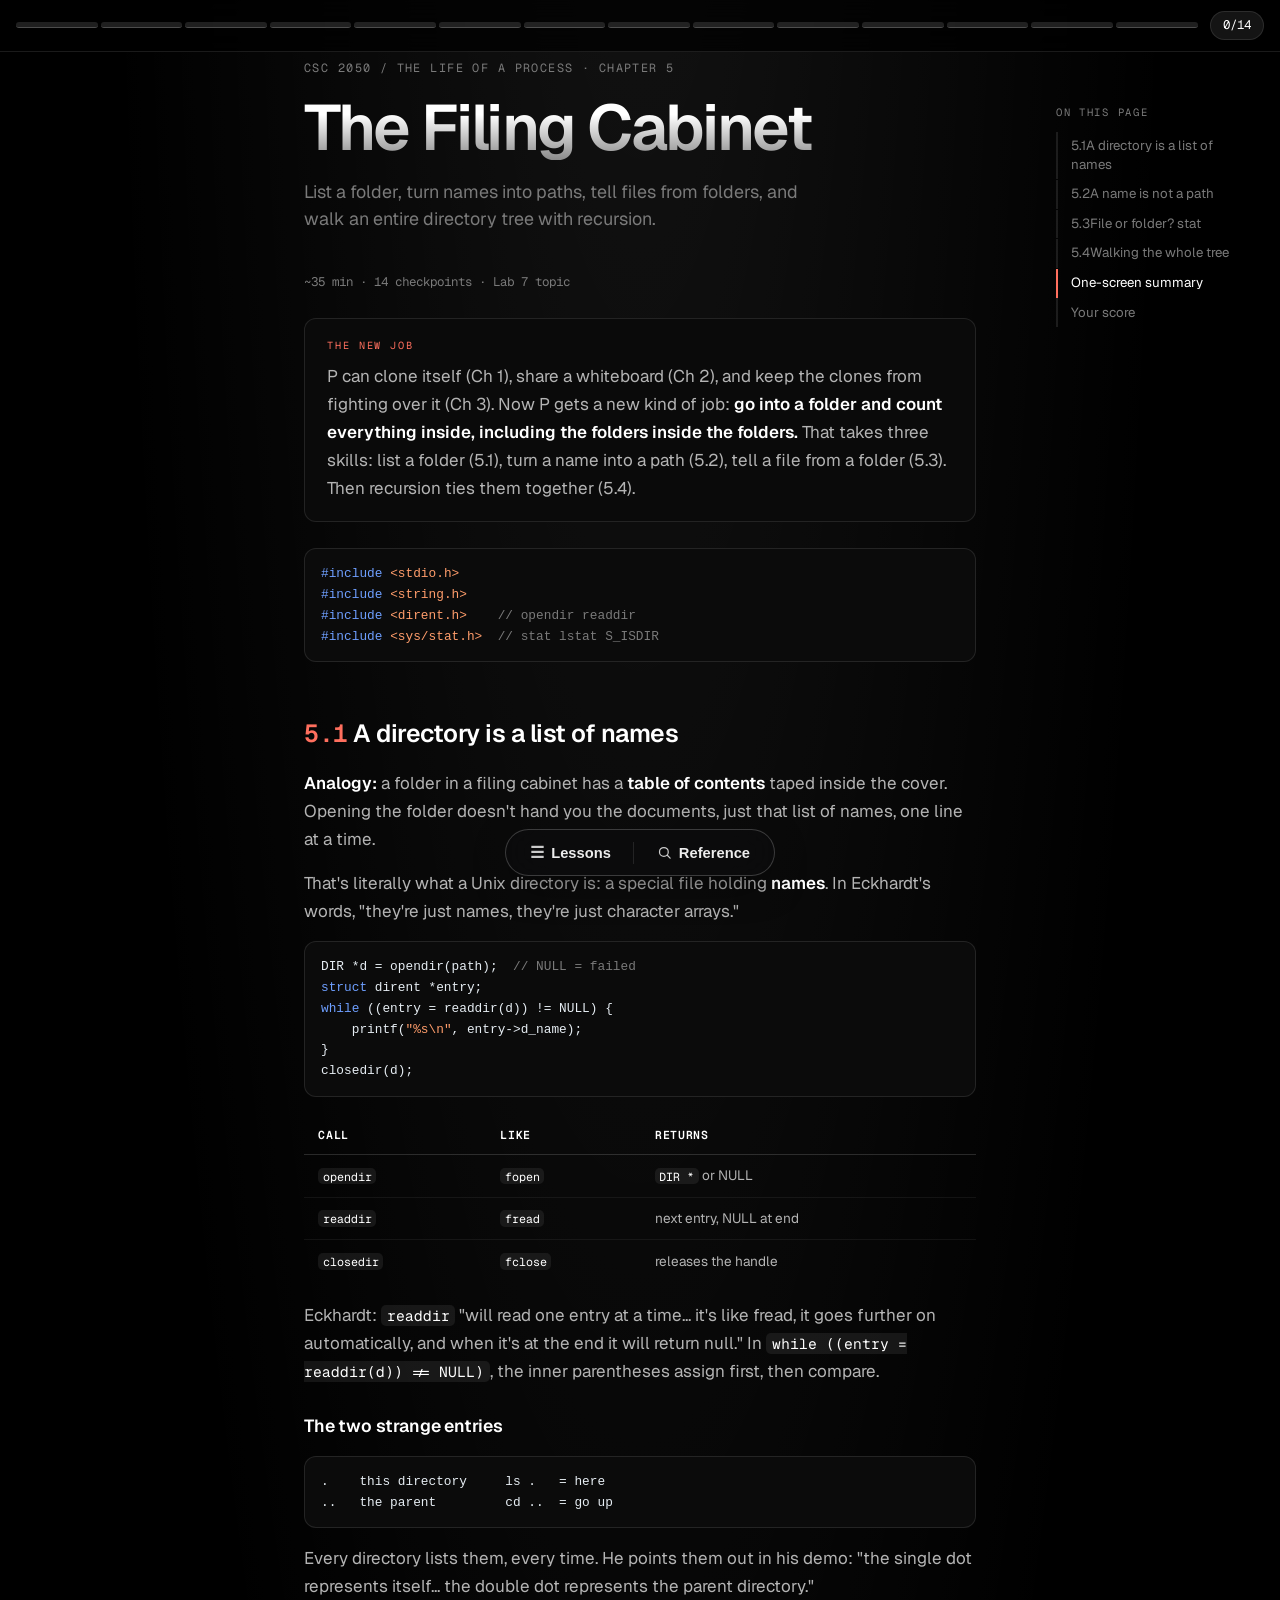
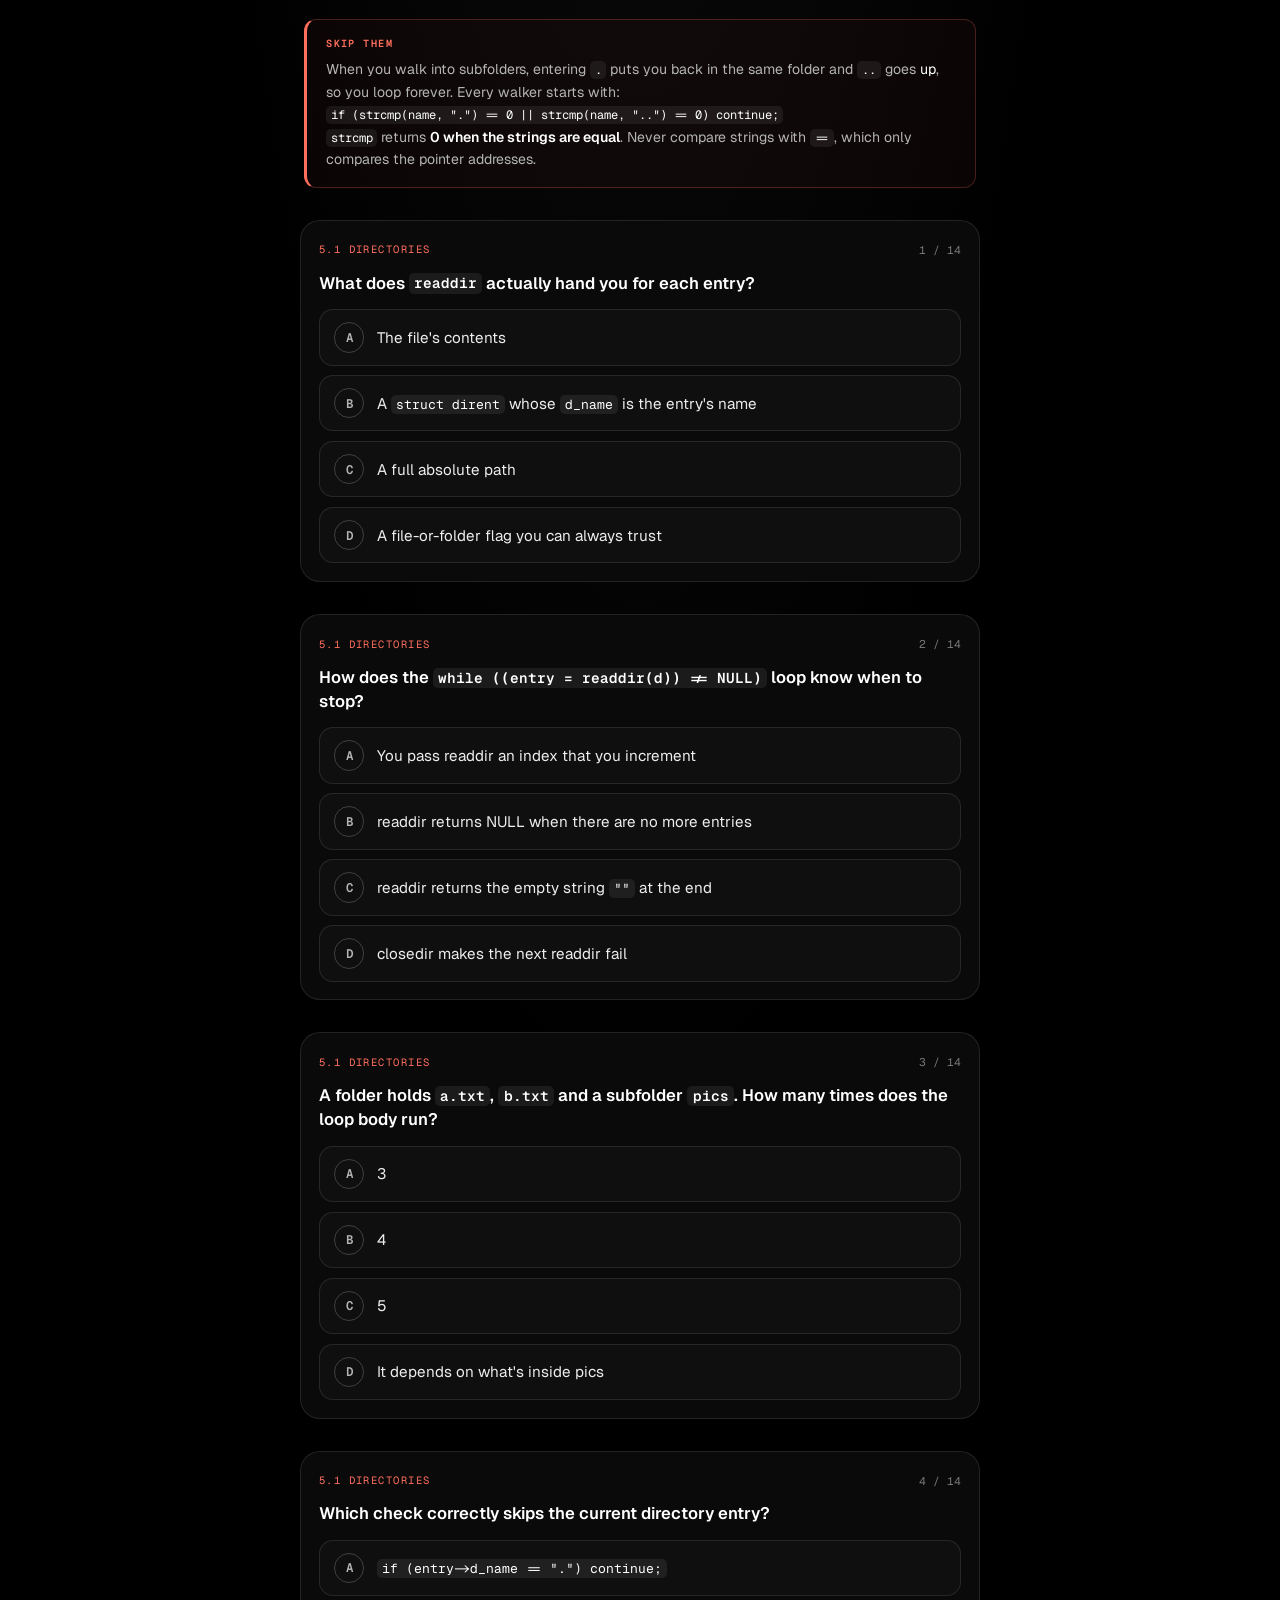
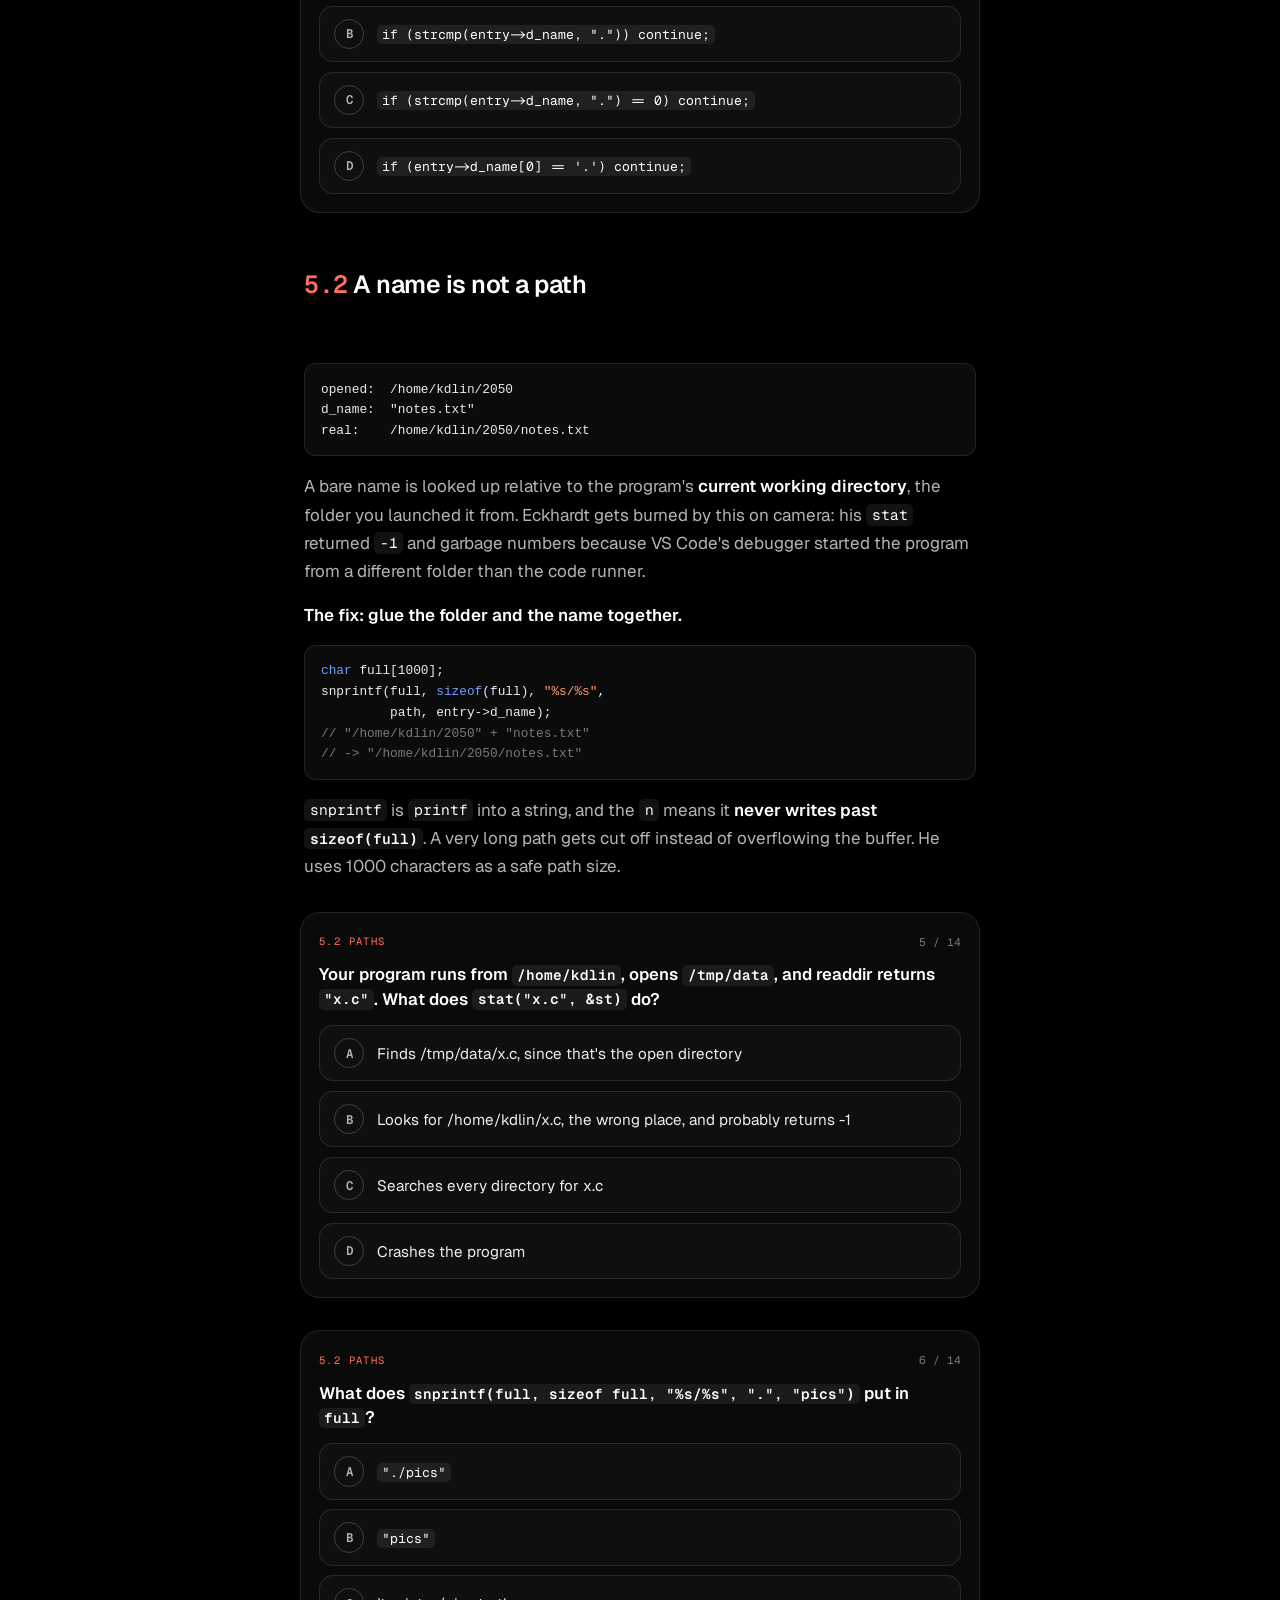
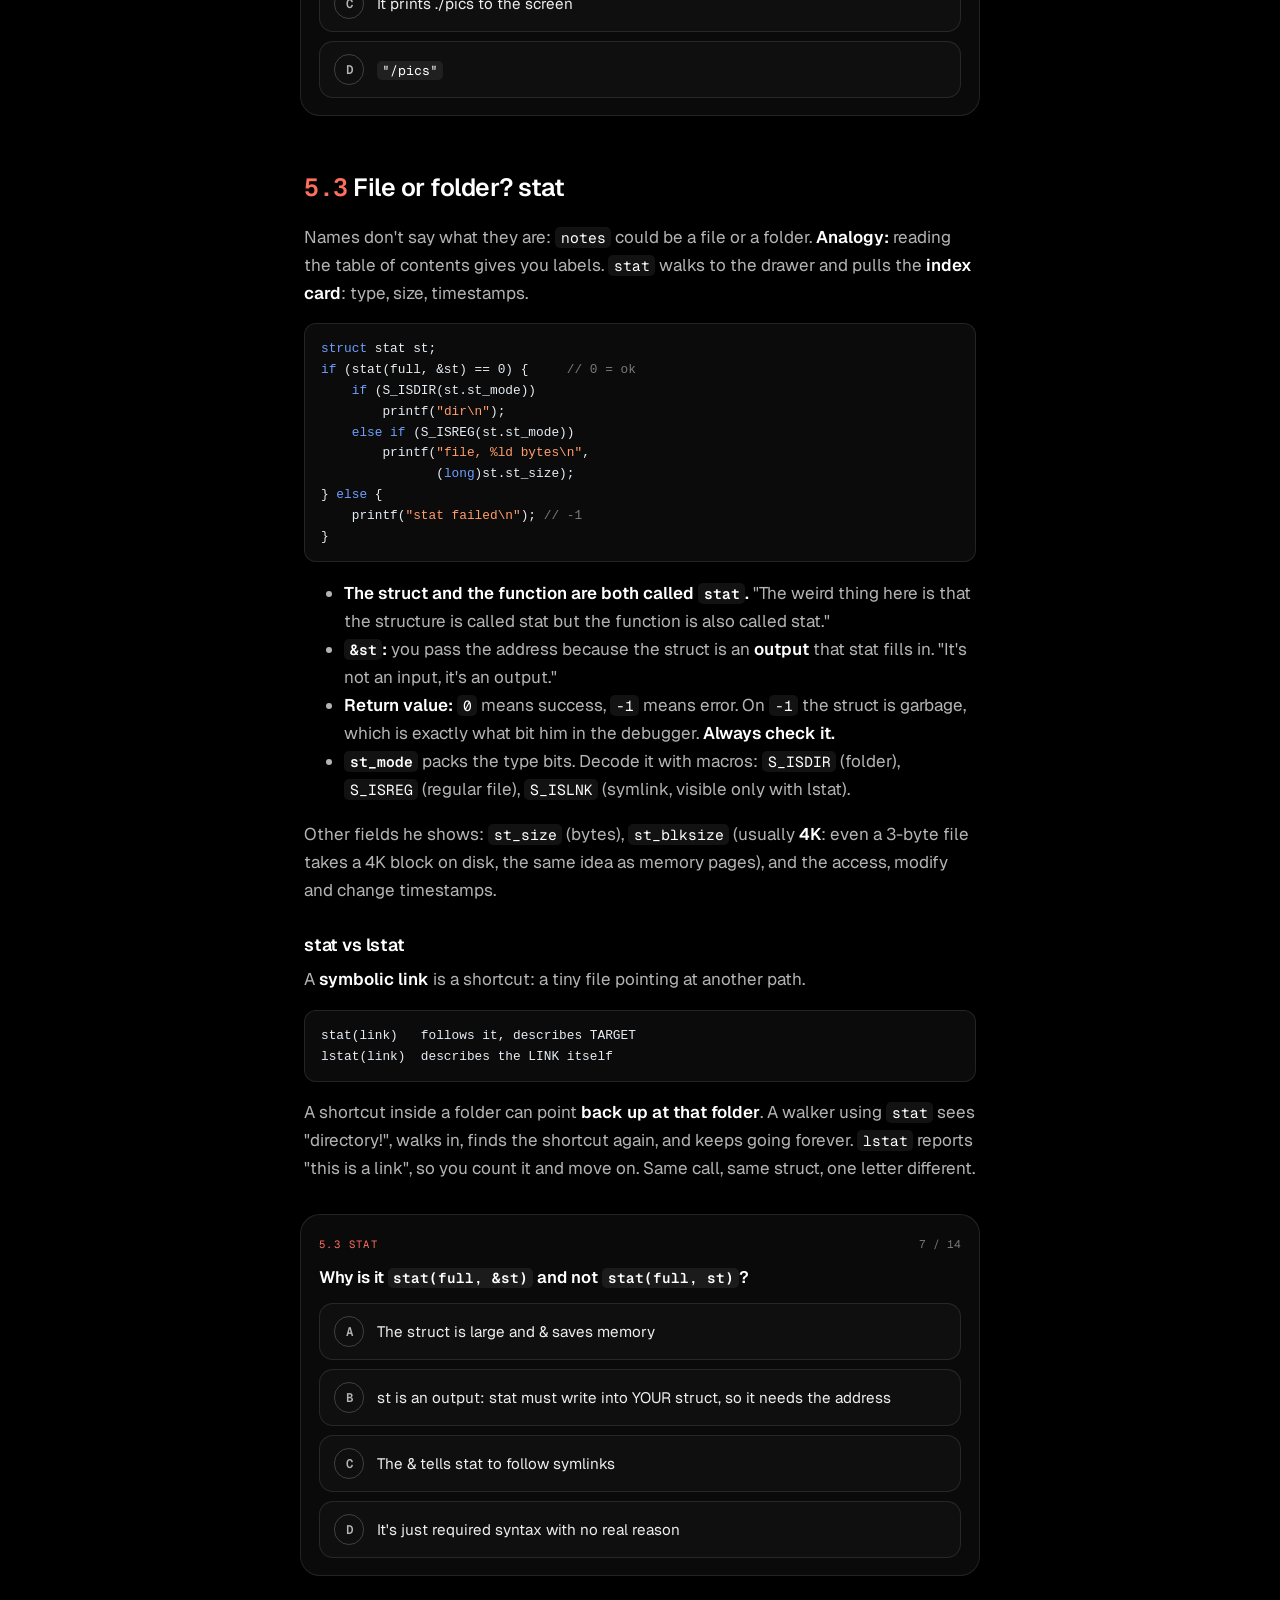
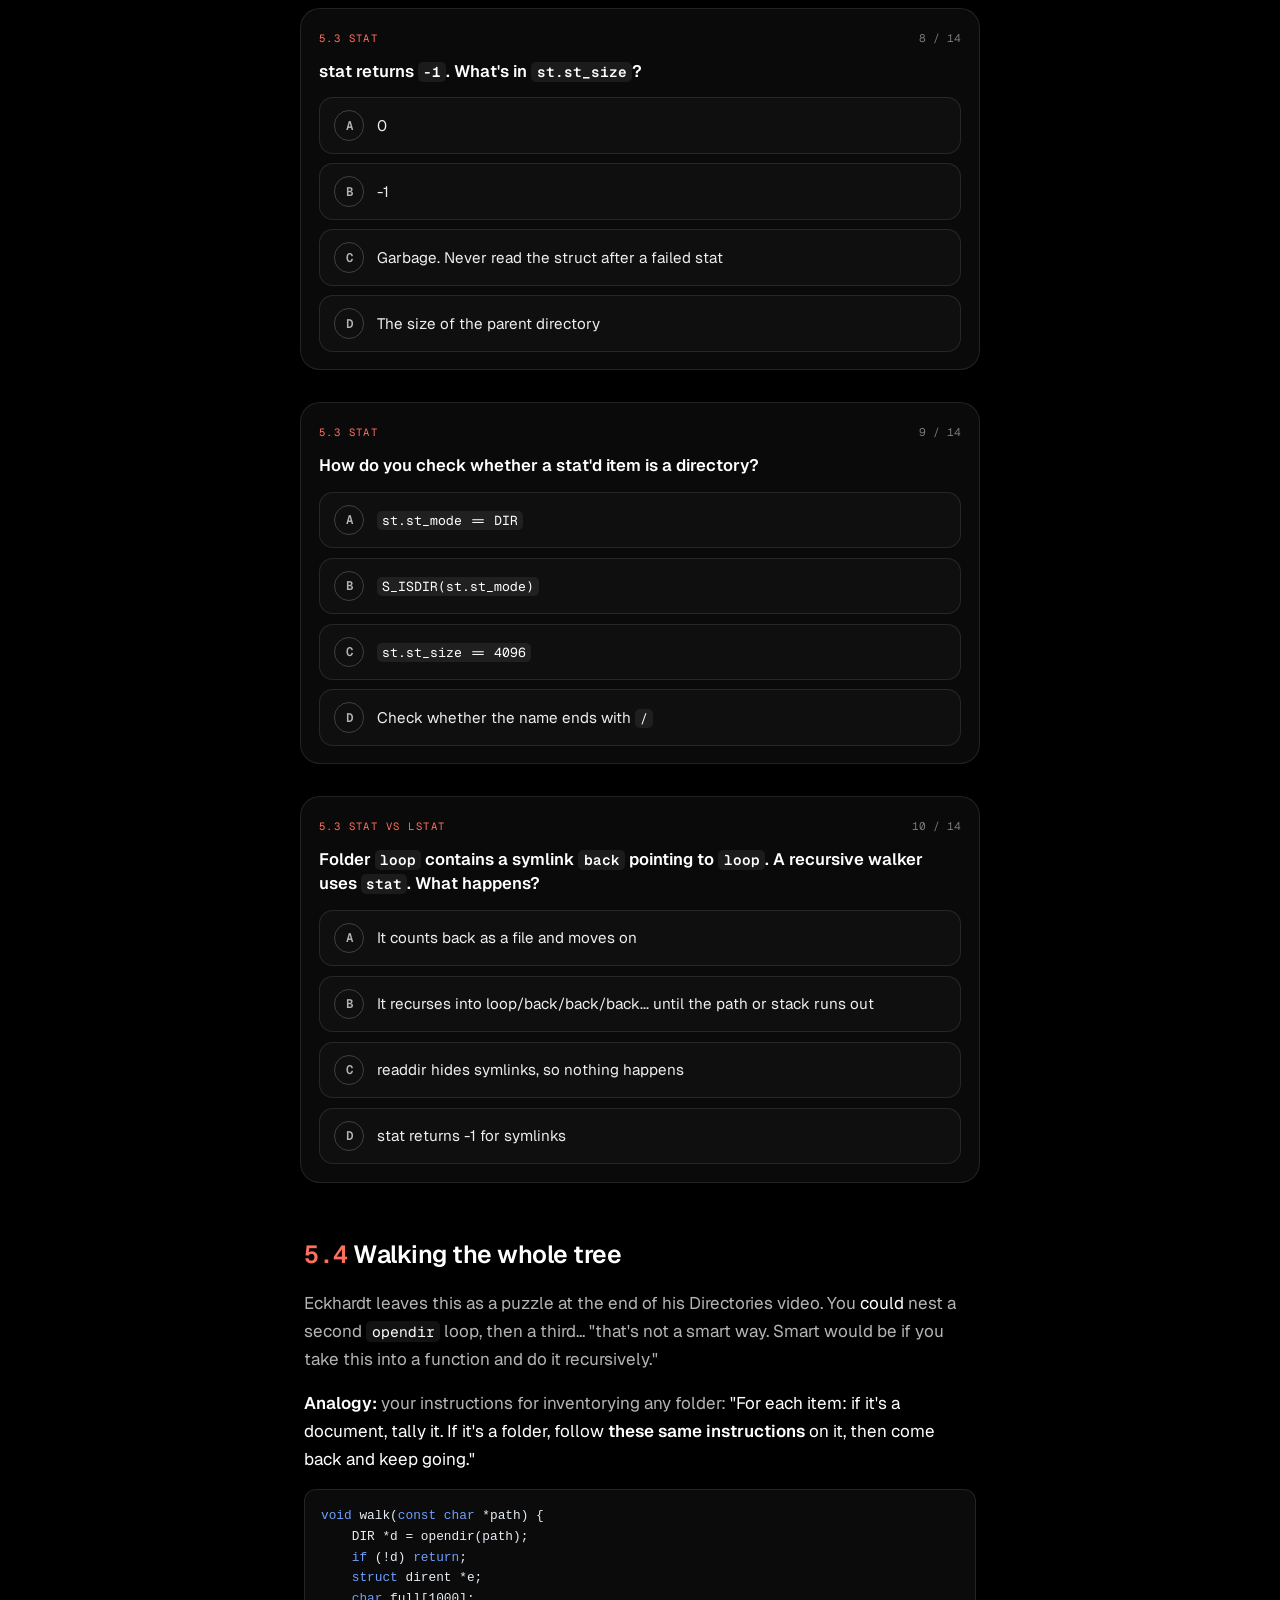
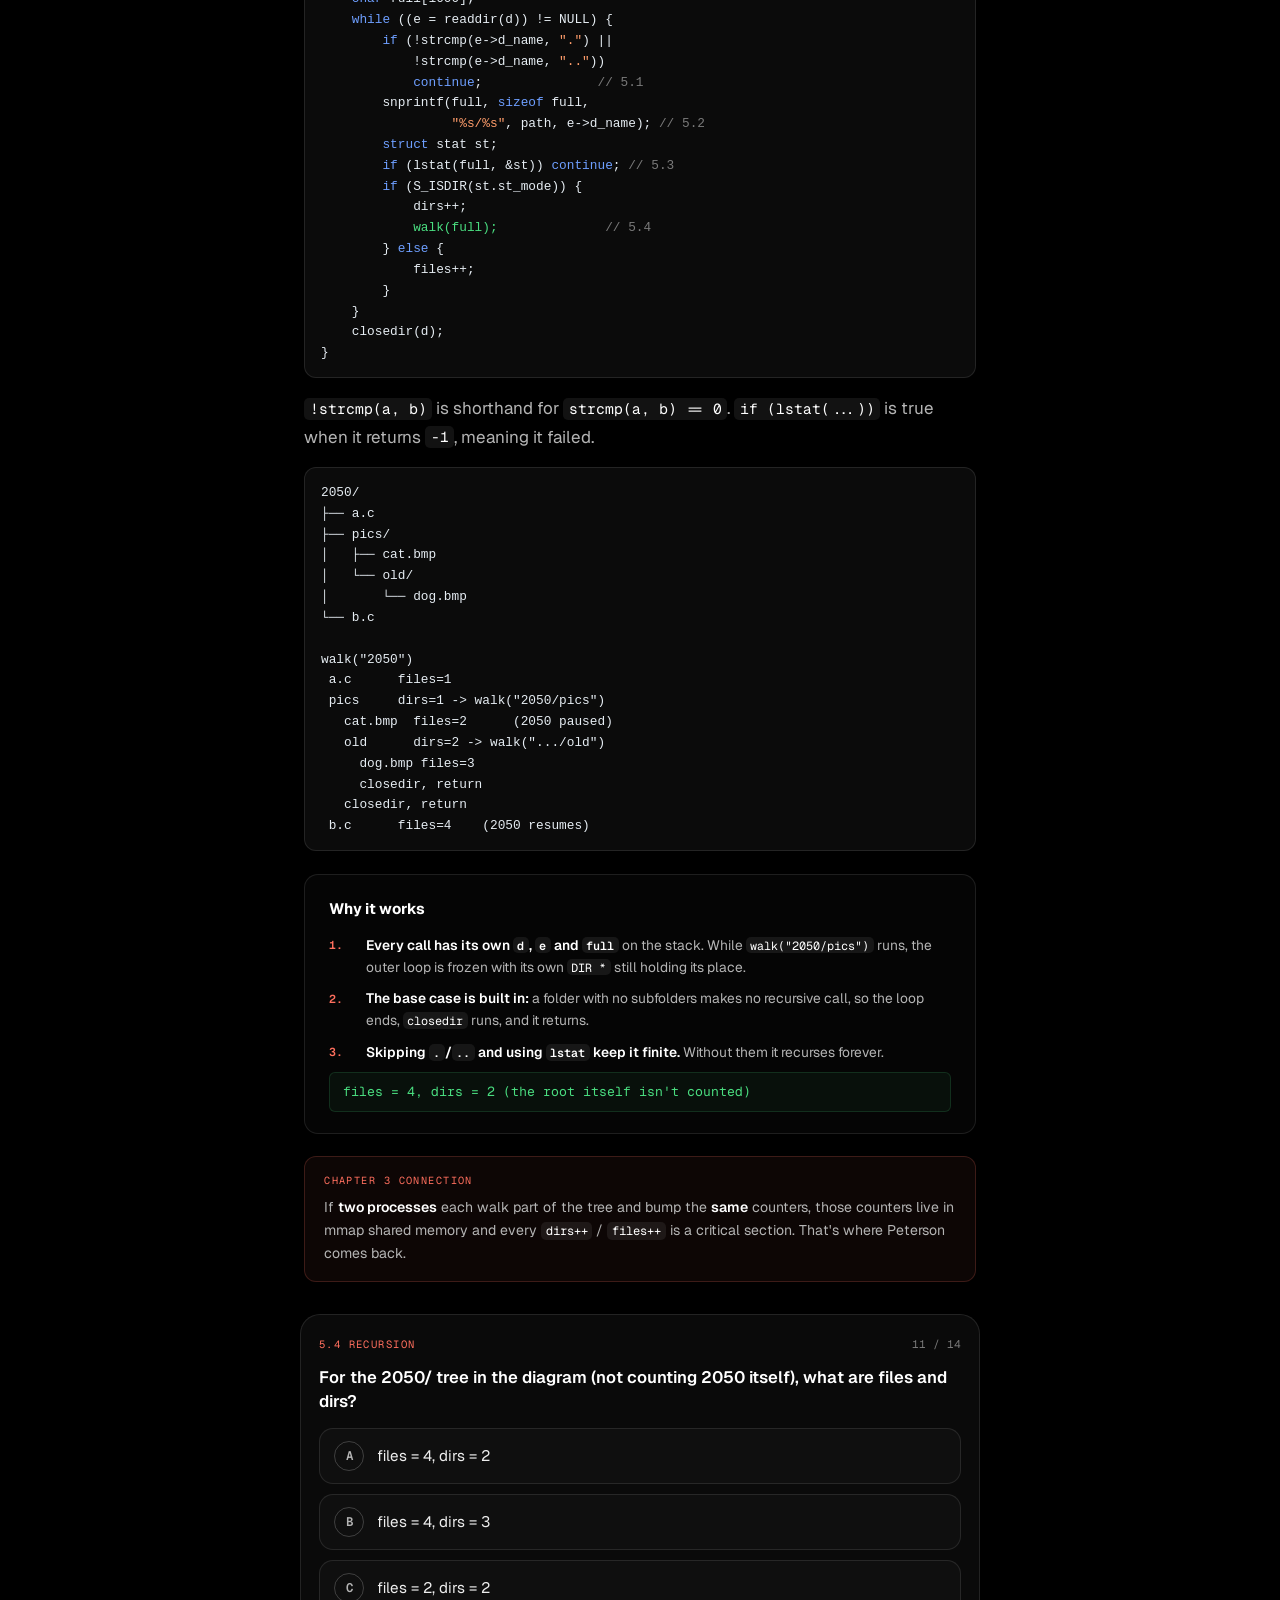
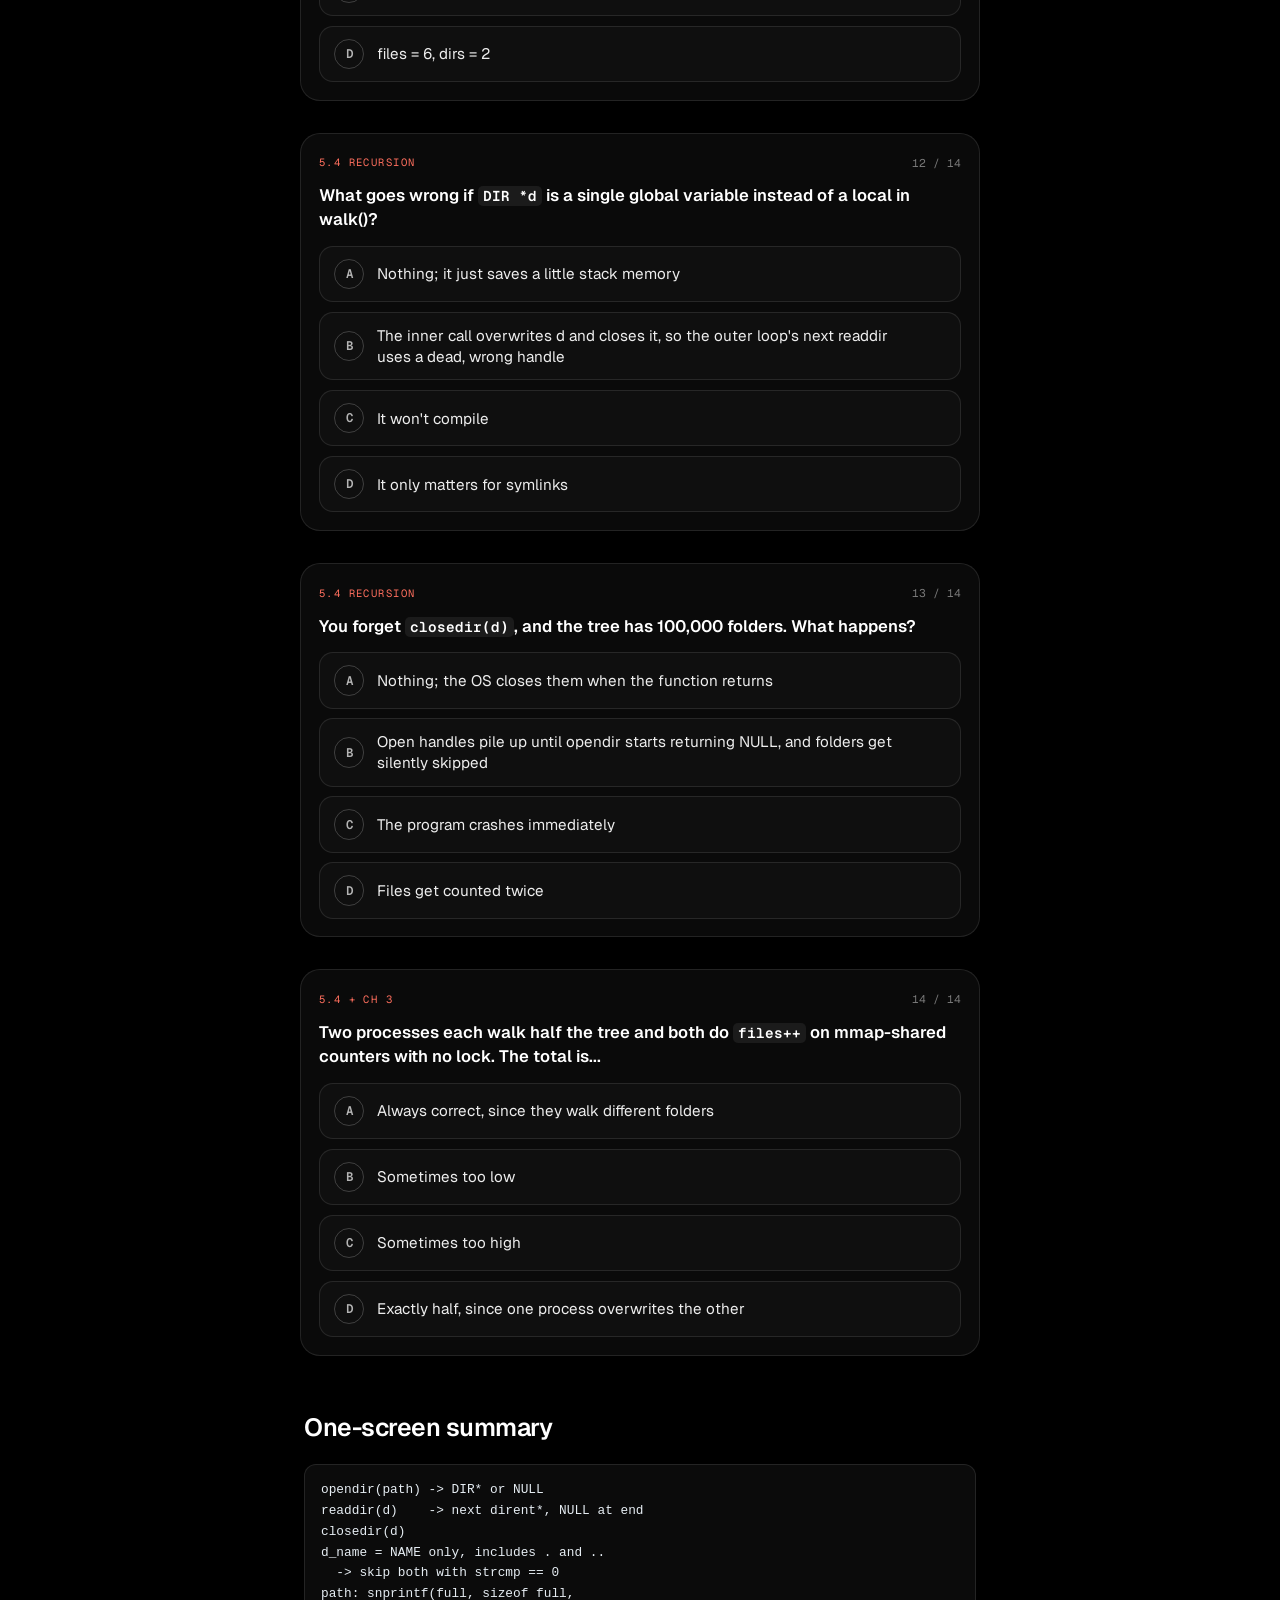
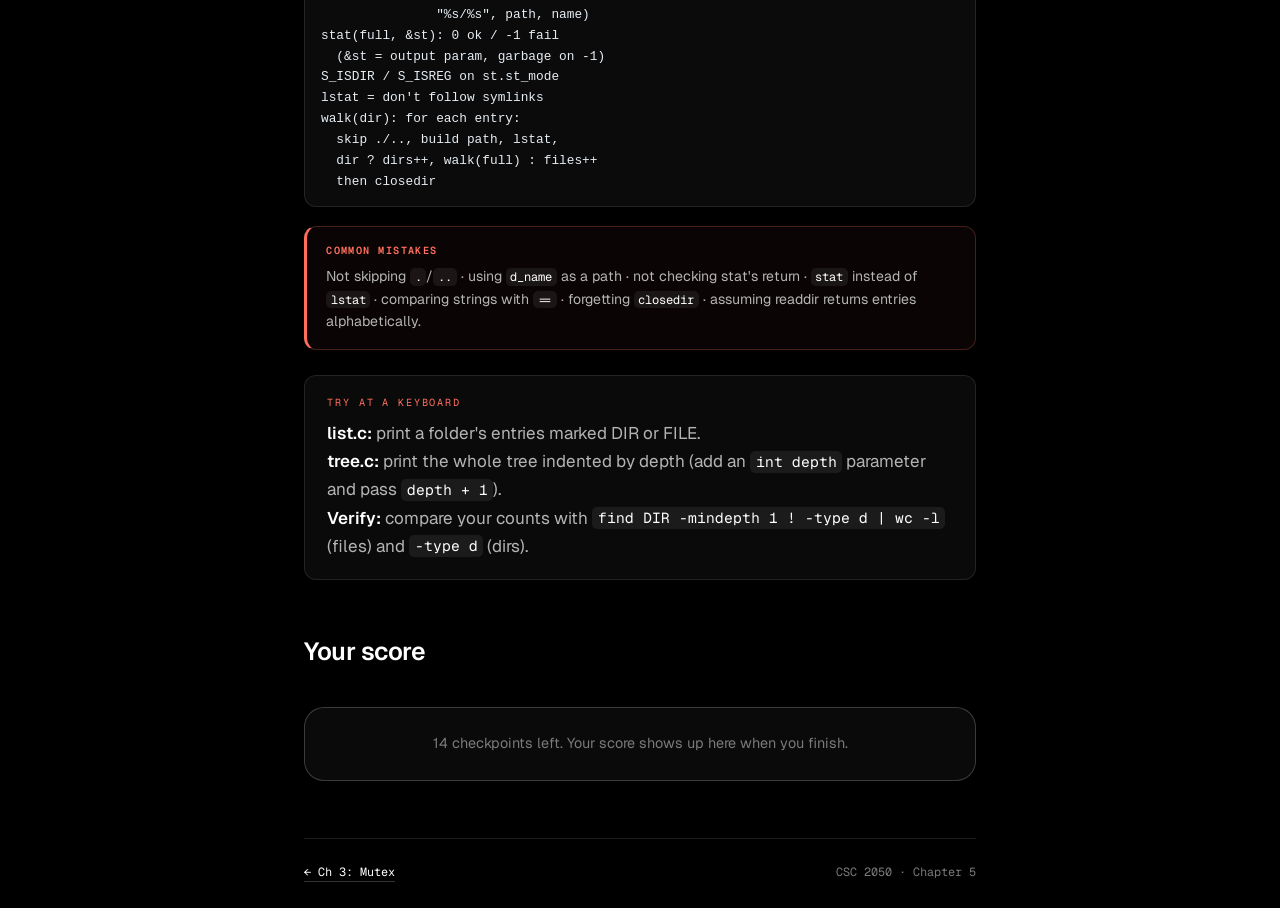
<file: lessons/05-directories.html>
<!DOCTYPE html>
<html lang="en">
<head>
<meta charset="utf-8">
<meta name="viewport" content="width=device-width, initial-scale=1, viewport-fit=cover">
<meta name="theme-color" content="#000000">
<title>Ch 5: The Filing Cabinet</title>
<link rel="preconnect" href="https://fonts.googleapis.com">
<link rel="preconnect" href="https://fonts.gstatic.com" crossorigin>
<link href="https://fonts.googleapis.com/css2?family=Geist:wght@400;500;600;700&family=Geist+Mono:wght@400;500&display=swap" rel="stylesheet">
<link rel="stylesheet" href="../assets/styles.css">
<link rel="stylesheet" href="../assets/components.css">
<link rel="stylesheet" href="../assets/toolbar.css">
<link rel="stylesheet" href="../assets/csc.css">
</head>
<body>
<main class="lesson">

  <p class="eyebrow">CSC 2050 / The Life of a Process &middot; Chapter 5</p>
  <h1>The Filing Cabinet</h1>
  <p class="dek">List a folder, turn names into paths, tell files from folders, and walk an entire directory tree with recursion.</p>
  <p style="font-family:var(--mono);font-size:0.78rem;color:var(--muted);">~35 min &middot; 14 checkpoints &middot; Lab 7 topic</p>

  <div class="callout">
    <span class="label">The new job</span>
    P can clone itself (Ch 1), share a whiteboard (Ch 2), and keep the clones from fighting over it (Ch 3). Now P gets a new kind of job: <strong>go into a folder and count everything inside, including the folders inside the folders.</strong> That takes three skills: list a folder (5.1), turn a name into a path (5.2), tell a file from a folder (5.3). Then recursion ties them together (5.4).
  </div>

<pre><code><span class="c-k">#include</span> <span class="c-s">&lt;stdio.h&gt;</span>
<span class="c-k">#include</span> <span class="c-s">&lt;string.h&gt;</span>
<span class="c-k">#include</span> <span class="c-s">&lt;dirent.h&gt;</span>    <span class="c-c">// opendir readdir</span>
<span class="c-k">#include</span> <span class="c-s">&lt;sys/stat.h&gt;</span>  <span class="c-c">// stat lstat S_ISDIR</span></code></pre>

  <!-- ===================== 5.1 ===================== -->
  <h2 id="list"><span class="sec">5.1</span>A directory is a list of names</h2>
  <p><strong>Analogy:</strong> a folder in a filing cabinet has a <strong>table of contents</strong> taped inside the cover. Opening the folder doesn't hand you the documents, just that list of names, one line at a time.</p>
  <p>That's literally what a Unix directory is: a special file holding <strong>names</strong>. In Eckhardt's words, "they're just names, they're just character arrays."</p>
<pre><code>DIR *d = opendir(path);  <span class="c-c">// NULL = failed</span>
<span class="c-k">struct</span> dirent *entry;
<span class="c-k">while</span> ((entry = readdir(d)) != NULL) {
    printf(<span class="c-s">"%s\n"</span>, entry-&gt;d_name);
}
closedir(d);</code></pre>
  <div class="tscroll narrow"><table class="cardinality-table">
    <tr><th>Call</th><th>Like</th><th>Returns</th></tr>
    <tr><td><code>opendir</code></td><td><code>fopen</code></td><td><code>DIR *</code> or NULL</td></tr>
    <tr><td><code>readdir</code></td><td><code>fread</code></td><td>next entry, NULL at end</td></tr>
    <tr><td><code>closedir</code></td><td><code>fclose</code></td><td>releases the handle</td></tr>
  </table></div>
  <p>Eckhardt: <code>readdir</code> "will read one entry at a time... it's like fread, it goes further on automatically, and when it's at the end it will return null." In <code>while ((entry = readdir(d)) != NULL)</code>, the inner parentheses assign first, then compare.</p>

  <h3>The two strange entries</h3>
<pre><code>.    this directory     ls .   = here
..   the parent         cd ..  = go up</code></pre>
  <p>Every directory lists them, every time. He points them out in his demo: "the single dot represents itself... the double dot represents the parent directory."</p>
  <div class="trap">
    <span class="tag">Skip them</span>
    When you walk into subfolders, entering <code>.</code> puts you back in the same folder and <code>..</code> goes <em>up</em>, so you loop forever. Every walker starts with:<br>
    <code>if (strcmp(name, ".") == 0 || strcmp(name, "..") == 0) continue;</code><br>
    <code>strcmp</code> returns <strong>0 when the strings are equal</strong>. Never compare strings with <code>==</code>, which only compares the pointer addresses.
  </div>

  <div class="mcq" data-q="d1"></div>
  <div class="mcq" data-q="d2"></div>
  <div class="mcq" data-q="d3"></div>
  <div class="mcq" data-q="d4"></div>

  <!-- ===================== 5.2 ===================== -->
  <h2 id="path"><span class="sec">5.2</span>A name is not a path</h2>
  <p><code>readdir</code> gives you <code>"notes.txt"</code>, <strong>just the name</strong>, not where it lives.</p>
<pre><code>opened:  /home/kdlin/2050
d_name:  "notes.txt"
real:    /home/kdlin/2050/notes.txt</code></pre>
  <p>A bare name is looked up relative to the program's <strong>current working directory</strong>, the folder you launched it from. Eckhardt gets burned by this on camera: his <code>stat</code> returned <code>-1</code> and garbage numbers because VS Code's debugger started the program from a different folder than the code runner.</p>
  <p><strong>The fix: glue the folder and the name together.</strong></p>
<pre><code><span class="c-k">char</span> full[1000];
snprintf(full, <span class="c-k">sizeof</span>(full), <span class="c-s">"%s/%s"</span>,
         path, entry-&gt;d_name);
<span class="c-c">// "/home/kdlin/2050" + "notes.txt"</span>
<span class="c-c">// -&gt; "/home/kdlin/2050/notes.txt"</span></code></pre>
  <p><code>snprintf</code> is <code>printf</code> into a string, and the <code>n</code> means it <strong>never writes past <code>sizeof(full)</code></strong>. A very long path gets cut off instead of overflowing the buffer. He uses 1000 characters as a safe path size.</p>

  <div class="mcq" data-q="n1"></div>
  <div class="mcq" data-q="n2"></div>

  <!-- ===================== 5.3 ===================== -->
  <h2 id="stat"><span class="sec">5.3</span>File or folder? stat</h2>
  <p>Names don't say what they are: <code>notes</code> could be a file or a folder. <strong>Analogy:</strong> reading the table of contents gives you labels. <code>stat</code> walks to the drawer and pulls the <strong>index card</strong>: type, size, timestamps.</p>
<pre><code><span class="c-k">struct</span> stat st;
<span class="c-k">if</span> (stat(full, &amp;st) == 0) {     <span class="c-c">// 0 = ok</span>
    <span class="c-k">if</span> (S_ISDIR(st.st_mode))
        printf(<span class="c-s">"dir\n"</span>);
    <span class="c-k">else if</span> (S_ISREG(st.st_mode))
        printf(<span class="c-s">"file, %ld bytes\n"</span>,
               (<span class="c-k">long</span>)st.st_size);
} <span class="c-k">else</span> {
    printf(<span class="c-s">"stat failed\n"</span>); <span class="c-c">// -1</span>
}</code></pre>
  <ul>
    <li><strong>The struct and the function are both called <code>stat</code>.</strong> "The weird thing here is that the structure is called stat but the function is also called stat."</li>
    <li><strong><code>&amp;st</code>:</strong> you pass the address because the struct is an <strong>output</strong> that stat fills in. "It's not an input, it's an output."</li>
    <li><strong>Return value:</strong> <code>0</code> means success, <code>-1</code> means error. On <code>-1</code> the struct is garbage, which is exactly what bit him in the debugger. <strong>Always check it.</strong></li>
    <li><strong><code>st_mode</code></strong> packs the type bits. Decode it with macros: <code>S_ISDIR</code> (folder), <code>S_ISREG</code> (regular file), <code>S_ISLNK</code> (symlink, visible only with lstat).</li>
  </ul>
  <p>Other fields he shows: <code>st_size</code> (bytes), <code>st_blksize</code> (usually <strong>4K</strong>: even a 3-byte file takes a 4K block on disk, the same idea as memory pages), and the access, modify and change timestamps.</p>

  <h3>stat vs lstat</h3>
  <p>A <strong>symbolic link</strong> is a shortcut: a tiny file pointing at another path.</p>
<pre><code>stat(link)   follows it, describes TARGET
lstat(link)  describes the LINK itself</code></pre>
  <p>A shortcut inside a folder can point <strong>back up at that folder</strong>. A walker using <code>stat</code> sees "directory!", walks in, finds the shortcut again, and keeps going forever. <code>lstat</code> reports "this is a link", so you count it and move on. Same call, same struct, one letter different.</p>

  <div class="mcq" data-q="s1"></div>
  <div class="mcq" data-q="s2"></div>
  <div class="mcq" data-q="s3"></div>
  <div class="mcq" data-q="s4"></div>

  <!-- ===================== 5.4 ===================== -->
  <h2 id="tree"><span class="sec">5.4</span>Walking the whole tree</h2>
  <p>Eckhardt leaves this as a puzzle at the end of his Directories video. You <em>could</em> nest a second <code>opendir</code> loop, then a third... "that's not a smart way. Smart would be if you take this into a function and do it recursively."</p>
  <p><strong>Analogy:</strong> your instructions for inventorying any folder: <em>"For each item: if it's a document, tally it. If it's a folder, follow <strong>these same instructions</strong> on it, then come back and keep going."</em></p>
<pre><code><span class="c-k">void</span> walk(<span class="c-k">const char</span> *path) {
    DIR *d = opendir(path);
    <span class="c-k">if</span> (!d) <span class="c-k">return</span>;
    <span class="c-k">struct</span> dirent *e;
    <span class="c-k">char</span> full[1000];
    <span class="c-k">while</span> ((e = readdir(d)) != NULL) {
        <span class="c-k">if</span> (!strcmp(e-&gt;d_name, <span class="c-s">"."</span>) ||
            !strcmp(e-&gt;d_name, <span class="c-s">".."</span>))
            <span class="c-k">continue</span>;               <span class="c-c">// 5.1</span>
        snprintf(full, <span class="c-k">sizeof</span> full,
                 <span class="c-s">"%s/%s"</span>, path, e-&gt;d_name); <span class="c-c">// 5.2</span>
        <span class="c-k">struct</span> stat st;
        <span class="c-k">if</span> (lstat(full, &amp;st)) <span class="c-k">continue</span>; <span class="c-c">// 5.3</span>
        <span class="c-k">if</span> (S_ISDIR(st.st_mode)) {
            dirs++;
            <span class="c-hl">walk(full);</span>              <span class="c-c">// 5.4</span>
        } <span class="c-k">else</span> {
            files++;
        }
    }
    closedir(d);
}</code></pre>
  <p><code>!strcmp(a, b)</code> is shorthand for <code>strcmp(a, b) == 0</code>. <code>if (lstat(...))</code> is true when it returns <code>-1</code>, meaning it failed.</p>

<pre><code>2050/
├── a.c
├── pics/
│   ├── cat.bmp
│   └── old/
│       └── dog.bmp
└── b.c

walk("2050")
 a.c      files=1
 pics     dirs=1 -&gt; walk("2050/pics")
   cat.bmp  files=2      (2050 paused)
   old      dirs=2 -&gt; walk(".../old")
     dog.bmp files=3
     closedir, return
   closedir, return
 b.c      files=4    (2050 resumes)</code></pre>

  <div class="worked-example">
    <h4>Why it works</h4>
    <div class="step"><span class="step-num">1.</span><span><strong>Every call has its own <code>d</code>, <code>e</code> and <code>full</code></strong> on the stack. While <code>walk("2050/pics")</code> runs, the outer loop is frozen with its own <code>DIR *</code> still holding its place.</span></div>
    <div class="step"><span class="step-num">2.</span><span><strong>The base case is built in:</strong> a folder with no subfolders makes no recursive call, so the loop ends, <code>closedir</code> runs, and it returns.</span></div>
    <div class="step"><span class="step-num">3.</span><span><strong>Skipping <code>.</code>/<code>..</code> and using <code>lstat</code> keep it finite.</strong> Without them it recurses forever.</span></div>
    <div class="result">files = 4, dirs = 2 (the root itself isn't counted)</div>
  </div>

  <div class="insight">
    <span class="tag">Chapter 3 connection</span>
    If <strong>two processes</strong> each walk part of the tree and bump the <strong>same</strong> counters, those counters live in mmap shared memory and every <code>dirs++</code> / <code>files++</code> is a critical section. That's where Peterson comes back.
  </div>

  <div class="mcq" data-q="r1"></div>
  <div class="mcq" data-q="r2"></div>
  <div class="mcq" data-q="r3"></div>
  <div class="mcq" data-q="r4"></div>

  <!-- ===================== summary ===================== -->
  <h2 id="summary">One-screen summary</h2>
<pre><code>opendir(path) -&gt; DIR* or NULL
readdir(d)    -&gt; next dirent*, NULL at end
closedir(d)
d_name = NAME only, includes . and ..
  -&gt; skip both with strcmp == 0
path: snprintf(full, sizeof full,
               "%s/%s", path, name)
stat(full, &amp;st): 0 ok / -1 fail
  (&amp;st = output param, garbage on -1)
S_ISDIR / S_ISREG on st.st_mode
lstat = don't follow symlinks
walk(dir): for each entry:
  skip ./.., build path, lstat,
  dir ? dirs++, walk(full) : files++
  then closedir</code></pre>

  <div class="trap">
    <span class="tag">Common mistakes</span>
    Not skipping <code>.</code>/<code>..</code> &middot; using <code>d_name</code> as a path &middot; not checking stat's return &middot; <code>stat</code> instead of <code>lstat</code> &middot; comparing strings with <code>==</code> &middot; forgetting <code>closedir</code> &middot; assuming readdir returns entries alphabetically.
  </div>

  <div class="callout">
    <span class="label">Try at a keyboard</span>
    <strong>list.c:</strong> print a folder's entries marked DIR or FILE.<br>
    <strong>tree.c:</strong> print the whole tree indented by depth (add an <code>int depth</code> parameter and pass <code>depth + 1</code>).<br>
    <strong>Verify:</strong> compare your counts with <code>find DIR -mindepth 1 ! -type d | wc -l</code> (files) and <code>-type d</code> (dirs).
  </div>

  <h2 id="score">Your score</h2>
  <div id="results"></div>

  <footer class="nav">
    <a href="03-mutex.html" style="color:var(--white)">&larr; Ch 3: Mutex</a>
    <span>CSC 2050 &middot; Chapter 5</span>
  </footer>
</main>

<script>
window.QUIZ = {
  d1: {
    tag: "5.1 Directories",
    q: "What does <code>readdir</code> actually hand you for each entry?",
    opts: [
      { t: "The file's contents", why: "A directory only holds names. To get contents you'd open the file itself." },
      { t: "A <code>struct dirent</code> whose <code>d_name</code> is the entry's name", why: "Right. A directory is a table of contents, so you get one name per call." },
      { t: "A full absolute path", why: "<code>d_name</code> is just the name (<code>\"notes.txt\"</code>). Building the path is your job (5.2)." },
      { t: "A file-or-folder flag you can always trust", why: "<code>d_type</code> exists but may be <code>DT_UNKNOWN</code> on some filesystems. stat/lstat is the reliable way, and it's what the lecture uses." }
    ], a: 1 },
  d2: {
    tag: "5.1 Directories",
    q: "How does the <code>while ((entry = readdir(d)) != NULL)</code> loop know when to stop?",
    opts: [
      { t: "You pass readdir an index that you increment", why: "readdir keeps its own position. In his words, 'I don't have to enter a running number.'" },
      { t: "readdir returns NULL when there are no more entries", why: "Yes. Like fread it advances automatically, and NULL means the list is done." },
      { t: "readdir returns the empty string <code>\"\"</code> at the end", why: "It returns a pointer, and the end is signaled by a NULL pointer, not an empty name." },
      { t: "closedir makes the next readdir fail", why: "closedir comes after the loop. The loop ends because readdir returns NULL." }
    ], a: 1 },
  d3: {
    tag: "5.1 Directories",
    q: "A folder holds <code>a.txt</code>, <code>b.txt</code> and a subfolder <code>pics</code>. How many times does the loop body run?",
    opts: [
      { t: "3", why: "You forgot the two entries every directory has: <code>.</code> and <code>..</code>." },
      { t: "4", why: "Count again: a.txt, b.txt, pics, plus <code>.</code> and <code>..</code>." },
      { t: "5", why: "Right: <code>.</code>, <code>..</code>, a.txt, b.txt, pics (in no guaranteed order). The 6th call returns NULL." },
      { t: "It depends on what's inside pics", why: "readdir lists only this folder's own entries. It doesn't descend into pics." }
    ], a: 2 },
  d4: {
    tag: "5.1 Directories",
    q: "Which check correctly skips the current directory entry?",
    opts: [
      { t: "<code>if (entry-&gt;d_name == \".\") continue;</code>", why: "<code>==</code> compares two pointer addresses, which are never equal, so this never skips." },
      { t: "<code>if (strcmp(entry-&gt;d_name, \".\")) continue;</code>", why: "Backwards. strcmp returns 0 on a match, so this skips everything EXCEPT \".\"." },
      { t: "<code>if (strcmp(entry-&gt;d_name, \".\") == 0) continue;</code>", why: "Correct. 0 means the strings are equal." },
      { t: "<code>if (entry-&gt;d_name[0] == '.') continue;</code>", why: "That also skips hidden files like <code>.vscode</code> and <code>.gitignore</code>, which are real entries you should count." }
    ], a: 2 },
  n1: {
    tag: "5.2 Paths",
    q: "Your program runs from <code>/home/kdlin</code>, opens <code>/tmp/data</code>, and readdir returns <code>\"x.c\"</code>. What does <code>stat(\"x.c\", &amp;st)</code> do?",
    opts: [
      { t: "Finds /tmp/data/x.c, since that's the open directory", why: "Opening a directory doesn't change where bare names are looked up. They're resolved from the working directory." },
      { t: "Looks for /home/kdlin/x.c, the wrong place, and probably returns -1", why: "Right. Bare names resolve against the working directory, which is the same trap that hit Eckhardt in the debugger." },
      { t: "Searches every directory for x.c", why: "stat never searches. It checks exactly one path." },
      { t: "Crashes the program", why: "It doesn't crash. It returns -1, and the danger is reading the garbage struct afterward." }
    ], a: 1 },
  n2: {
    tag: "5.2 Paths",
    q: "What does <code>snprintf(full, sizeof full, \"%s/%s\", \".\", \"pics\")</code> put in <code>full</code>?",
    opts: [
      { t: "<code>\"./pics\"</code>", why: "Correct, and it's a valid path: <code>.</code> means here, so it's the pics folder in the current directory." },
      { t: "<code>\"pics\"</code>", why: "The format glues both strings with a slash: \".\" + \"/\" + \"pics\"." },
      { t: "It prints ./pics to the screen", why: "That's printf. snprintf writes into the buffer instead." },
      { t: "<code>\"/pics\"</code>", why: "The first %s is \".\", so the result starts with a dot." }
    ], a: 0 },
  s1: {
    tag: "5.3 stat",
    q: "Why is it <code>stat(full, &amp;st)</code> and not <code>stat(full, st)</code>?",
    opts: [
      { t: "The struct is large and & saves memory", why: "Passing by value would also hand stat a copy, so your variable would never be filled in." },
      { t: "st is an output: stat must write into YOUR struct, so it needs the address", why: "Yes. In his words, 'It's not an input, it's an output.'" },
      { t: "The & tells stat to follow symlinks", why: "Following symlinks is the difference between stat and lstat, not the &." },
      { t: "It's just required syntax with no real reason", why: "There's a real reason: C passes by value, so a function can only change your variable through its address." }
    ], a: 1 },
  s2: {
    tag: "5.3 stat",
    q: "stat returns <code>-1</code>. What's in <code>st.st_size</code>?",
    opts: [
      { t: "0", why: "Nothing zeroed it. It's whatever bytes were already on the stack." },
      { t: "-1", why: "-1 is the return value of the function, not the contents of the struct." },
      { t: "Garbage. Never read the struct after a failed stat", why: "Right, the same lesson as <code>int sum;</code>. That's the 'weird numbers' in his debugger demo." },
      { t: "The size of the parent directory", why: "stat didn't fill in anything on failure." }
    ], a: 2 },
  s3: {
    tag: "5.3 stat",
    q: "How do you check whether a stat'd item is a directory?",
    opts: [
      { t: "<code>st.st_mode == DIR</code>", why: "st_mode packs the type with permission bits, so a direct comparison fails. Use the macro." },
      { t: "<code>S_ISDIR(st.st_mode)</code>", why: "Correct. The macro pulls the type bits out of st_mode." },
      { t: "<code>st.st_size == 4096</code>", why: "Size is a terrible test: plenty of files are 4096 bytes and big folders can be larger." },
      { t: "Check whether the name ends with <code>/</code>", why: "d_name never ends with a slash. Names don't tell you the type, which is why stat exists." }
    ], a: 1 },
  s4: {
    tag: "5.3 stat vs lstat",
    q: "Folder <code>loop</code> contains a symlink <code>back</code> pointing to <code>loop</code>. A recursive walker uses <code>stat</code>. What happens?",
    opts: [
      { t: "It counts back as a file and moves on", why: "That's what lstat does. stat follows the link and reports the target, a directory." },
      { t: "It recurses into loop/back/back/back... until the path or stack runs out", why: "Right. stat sees a directory every time, so it keeps walking in. lstat fixes it." },
      { t: "readdir hides symlinks, so nothing happens", why: "readdir lists symlinks like any other name." },
      { t: "stat returns -1 for symlinks", why: "stat succeeds and describes the target. That's exactly why it walks in." }
    ], a: 1 },
  r1: {
    tag: "5.4 Recursion",
    q: "For the 2050/ tree in the diagram (not counting 2050 itself), what are files and dirs?",
    opts: [
      { t: "files = 4, dirs = 2", why: "Correct: a.c, cat.bmp, dog.bmp and b.c are files; pics and old are dirs." },
      { t: "files = 4, dirs = 3", why: "The root (2050) isn't counted. Only pics and old." },
      { t: "files = 2, dirs = 2", why: "That's only the top level. Recursion also counts cat.bmp and dog.bmp." },
      { t: "files = 6, dirs = 2", why: "Folders aren't files. Count them only in dirs." }
    ], a: 0 },
  r2: {
    tag: "5.4 Recursion",
    q: "What goes wrong if <code>DIR *d</code> is a single global variable instead of a local in walk()?",
    opts: [
      { t: "Nothing; it just saves a little stack memory", why: "Trace it: the inner call overwrites and closes the one shared handle." },
      { t: "The inner call overwrites d and closes it, so the outer loop's next readdir uses a dead, wrong handle", why: "Right. Each recursive frame needs its own bookmark into its own folder." },
      { t: "It won't compile", why: "It compiles fine. The bug only appears at runtime, once there's a subfolder." },
      { t: "It only matters for symlinks", why: "Any subfolder triggers it, since the first nested call clobbers d." }
    ], a: 1 },
  r3: {
    tag: "5.4 Recursion",
    q: "You forget <code>closedir(d)</code>, and the tree has 100,000 folders. What happens?",
    opts: [
      { t: "Nothing; the OS closes them when the function returns", why: "Handles stay open until closedir or process exit. Returning doesn't close them." },
      { t: "Open handles pile up until opendir starts returning NULL, and folders get silently skipped", why: "Right. Each process has a file descriptor limit (often 1024), so the count comes out short with no error." },
      { t: "The program crashes immediately", why: "It doesn't crash. With <code>if (!d) return;</code> it just quietly skips, which is worse because nothing tells you." },
      { t: "Files get counted twice", why: "Leaking handles doesn't cause double counting. It causes skipped folders once opendir fails." }
    ], a: 1 },
  r4: {
    tag: "5.4 + Ch 3",
    q: "Two processes each walk half the tree and both do <code>files++</code> on mmap-shared counters with no lock. The total is...",
    opts: [
      { t: "Always correct, since they walk different folders", why: "Different folders, but the SAME counter. Every <code>files++</code> is a LOAD/ADD/STORE race." },
      { t: "Sometimes too low", why: "Right. The counters are shared, so each increment is a critical section, which is what Peterson protects in Ch 3." },
      { t: "Sometimes too high", why: "Races only lose increments; they never invent extra ones." },
      { t: "Exactly half, since one process overwrites the other", why: "They interleave constantly. Only some updates are lost." }
    ], a: 1 }
};
</script>
<script src="../assets/lesson.js"></script>
<script src="../assets/glossary.js"></script>
<script src="../assets/course.js"></script>
<script src="../assets/toolbar.js"></script>
<script src="../assets/mcq.js"></script>
</body>
</html>
</file>
<file: assets/styles.css>
/* guitar-mastery — Resend-inspired design system + Apple-style scroll reveal.
   True-black stage, white→gray gradient headings, hairline borders, soft glow,
   Geist type, solid-white primary buttons, coral accent used sparingly.
   Scroll-reveal fade-ups carried over from the Apple pass.
   Shared by every lesson. */

:root {
  --bg:        #000000;
  --surface:   #0a0a0a;
  --surface-2: #111111;
  --border:    rgba(255,255,255,0.10);
  --border-hi: rgba(255,255,255,0.20);
  --text:      #ededed;
  --text-soft: #b4b4b4;
  --muted:     #7a7a7a;
  --white:     #ffffff;
  --accent:    #ff6f5e;   /* warm coral, used sparingly */
  --accent-2:  #ff9d6b;
  --good:      #4ade80;
  --blue:      #6e9fff;

  --sans: "Geist", "Inter", system-ui, -apple-system, "Segoe UI", sans-serif;
  --mono: "Geist Mono", ui-monospace, "SF Mono", Consolas, monospace;
}

* { box-sizing: border-box; }

body {
  margin: 0;
  font-family: var(--sans);
  color: var(--text-soft);
  background:
    radial-gradient(60% 40% at 50% -5%, rgba(255,255,255,0.08), transparent 70%),
    var(--bg);
  font-size: 17px;
  line-height: 1.65;
  padding: 4rem 1.25rem 7rem;
  -webkit-font-smoothing: antialiased;
}

.lesson { max-width: 42rem; margin: 0 auto; }

/* ---------- scrollbars (match the dark theme) ---------- */
html { scrollbar-width: thin; scrollbar-color: rgba(255,255,255,0.2) transparent; }
::-webkit-scrollbar { width: 11px; height: 11px; }
::-webkit-scrollbar-track { background: transparent; }
::-webkit-scrollbar-thumb { background: rgba(255,255,255,0.18); border-radius: 10px; background-clip: padding-box; border: 2px solid transparent; }
::-webkit-scrollbar-thumb:hover { background: rgba(255,255,255,0.32); background-clip: padding-box; border: 2px solid transparent; }
::-webkit-scrollbar-corner { background: transparent; }

/* ---------- scroll reveal (kept from Apple pass) ---------- */
.reveal { opacity: 0; transform: translateY(26px); transition: opacity .8s cubic-bezier(.16,1,.3,1), transform .8s cubic-bezier(.16,1,.3,1); }
.reveal.in { opacity: 1; transform: none; }

/* ---------- masthead ---------- */
.eyebrow {
  font-family: var(--mono);
  font-size: 0.74rem;
  letter-spacing: 0.12em;
  text-transform: uppercase;
  color: var(--muted);
  margin: 0 0 1.1rem;
}
h1 {
  font-family: var(--sans);
  font-weight: 600;
  font-size: clamp(2.6rem, 7vw, 4rem);
  line-height: 1.02;
  letter-spacing: -0.035em;
  margin: 0 0 1.1rem;
  background: linear-gradient(180deg, #ffffff 30%, #8a8a8a);
  -webkit-background-clip: text;
  background-clip: text;
  color: transparent;
}
.dek {
  font-size: 1.12rem;
  line-height: 1.55;
  color: var(--muted);
  max-width: 33rem;
  margin: 0 0 2.4rem;
}

/* ---------- section heads ---------- */
h2 {
  font-family: var(--sans);
  font-weight: 600;
  font-size: 1.55rem;
  letter-spacing: -0.02em;
  color: var(--white);
  margin: 3.2rem 0 0.9rem;
}
h3 { font-family: var(--sans); font-weight: 600; font-size: 1.1rem; color: var(--white); margin: 1.6rem 0 0.4rem; letter-spacing: -0.01em; }

p { margin: 0 0 1rem; }
em { color: var(--white); font-style: normal; }
strong { color: var(--white); font-weight: 600; }
a { color: var(--white); text-decoration: none; border-bottom: 1px solid var(--border-hi); transition: border-color .15s; }
a:hover { border-bottom-color: var(--white); }
hr { border: 0; border-top: 1px solid var(--border); margin: 2.6rem 0; }

/* ---------- HERO: metronome, minimal ---------- */
.hero-met {
  background: linear-gradient(180deg, var(--surface-2), var(--surface));
  border: 1px solid var(--border);
  border-radius: 16px;
  padding: 2rem 1.5rem 1.6rem;
  margin: 0 0 2.6rem;
  box-shadow: 0 40px 80px -40px rgba(0,0,0,0.9), inset 0 1px 0 rgba(255,255,255,0.05);
}
.met { text-align: center; }
.met-readout { display: flex; align-items: center; justify-content: center; gap: 1.4rem; }
.met-bpm { display: flex; flex-direction: column; line-height: 1; }
.met-num {
  font-family: var(--mono); font-weight: 500;
  font-size: 4rem; letter-spacing: -0.03em;
  background: linear-gradient(180deg, #ffffff, #9a9a9a);
  -webkit-background-clip: text; background-clip: text; color: transparent;
}
.met-unit { font-family: var(--mono); font-size: 0.66rem; letter-spacing: 0.3em; color: var(--muted); margin-top: 0.35rem; }
.met-step {
  width: 2.9rem; height: 2.9rem; border-radius: 50%;
  background: var(--surface-2); color: var(--text); border: 1px solid var(--border);
  font-size: 1.5rem; line-height: 1; cursor: pointer; transition: border-color .15s, background .15s;
}
.met-step:hover { border-color: var(--border-hi); background: #161616; }
.met-range { width: 78%; margin: 1.4rem 0 1.5rem; accent-color: var(--white); }
.met-beats { display: flex; justify-content: center; gap: 0.9rem; margin-bottom: 1.5rem; }
.met-dot {
  width: 14px; height: 14px; border-radius: 50%;
  background: #181818; border: 1px solid var(--border);
  transition: transform .06s ease, background .06s, box-shadow .06s;
}
.met-dot.accent { border-color: var(--accent); }
.met-dot.on { background: var(--white); box-shadow: 0 0 16px rgba(255,255,255,0.7); transform: scale(1.3); }
.met-dot.accent.on { background: var(--accent); box-shadow: 0 0 20px var(--accent); }
.met-toggle {
  font-family: var(--sans); font-weight: 600; font-size: 0.98rem; letter-spacing: -0.01em;
  background: var(--white); color: #000; border: 0;
  padding: 0.72rem 2.8rem; border-radius: 10px; cursor: pointer;
  transition: opacity .15s, transform .05s;
}
.met-toggle:hover { opacity: 0.88; }
.met-toggle:active { transform: translateY(1px); }
.running .met-toggle { background: transparent; color: var(--white); box-shadow: inset 0 0 0 1px var(--border-hi); }
.met-hint { font-family: var(--mono); font-size: 0.72rem; color: var(--muted); margin: 1.1rem 0 0; }

/* ---------- callout ---------- */
.callout {
  background: var(--surface);
  border: 1px solid var(--border); border-radius: 12px;
  padding: 1.2rem 1.4rem; margin: 1.6rem 0;
}
.callout .label, .source .label, .ask .label {
  display: block; font-family: var(--mono); font-size: 0.64rem;
  letter-spacing: 0.18em; text-transform: uppercase; margin-bottom: 0.45rem;
}
.callout .label { color: var(--accent); }

/* ---------- daily loop ---------- */
.loop { display: grid; grid-template-columns: 1fr 1fr; gap: 0.8rem; margin: 1.5rem 0; }
.loop .block {
  background: var(--surface); border: 1px solid var(--border); border-radius: 12px;
  padding: 1.1rem 1.2rem; transition: border-color .15s;
}
.loop .block:hover { border-color: var(--border-hi); }
.loop .min { font-family: var(--mono); font-size: 0.7rem; color: var(--muted); letter-spacing: 0.08em; }
.loop .name { font-family: var(--sans); font-weight: 600; font-size: 1rem; color: var(--white); margin: 0.3rem 0 0.4rem; letter-spacing: -0.01em; }
.loop .desc { font-size: 0.86rem; color: var(--muted); line-height: 1.5; }

/* ---------- interactive checklist ---------- */
.tasks { list-style: none; padding: 0; margin: 1.4rem 0; }
.tasks label {
  display: flex; gap: 0.9rem; align-items: flex-start;
  padding: 0.9rem 1.1rem; border: 1px solid var(--border); border-radius: 12px;
  margin-bottom: 0.6rem; background: var(--surface); cursor: pointer;
  transition: border-color .15s, background .15s; font-size: 0.95rem;
}
.tasks label:hover { border-color: var(--border-hi); }
.tasks input {
  appearance: none; -webkit-appearance: none;
  margin-top: 0.15rem; width: 1.3rem; height: 1.3rem; flex: none;
  border: 1.5px solid var(--border-hi); border-radius: 50%;
  background: transparent; cursor: pointer; position: relative;
  transition: background .15s, border-color .15s;
}
.tasks input:checked { background: var(--accent); border-color: var(--accent); }
.tasks input:checked::after {
  content: ""; position: absolute; left: 50%; top: 47%;
  width: 0.3rem; height: 0.6rem;
  border: solid #1a0805; border-width: 0 2px 2px 0;
  transform: translate(-50%, -58%) rotate(45deg);
}
.tasks input:checked ~ .tasks-text { color: var(--muted); text-decoration: line-through; }
.tasks label:has(input:checked) { border-color: rgba(74,222,128,0.4); background: rgba(74,222,128,0.06); }

/* ---------- plain notes list ---------- */
.notes { list-style: none; padding: 0; margin: 1.3rem 0; }
.notes li { padding: 0.55rem 0 0.55rem 1.6rem; position: relative; border-bottom: 1px solid var(--border); font-size: 0.95rem; }
.notes li::before { content: "→"; position: absolute; left: 0; top: 0.55rem; color: var(--muted); }

/* ---------- video embed ---------- */
.embed { position: relative; padding-top: 56.25%; border-radius: 14px; overflow: hidden; border: 1px solid var(--border); margin: 1.3rem 0; }
.embed iframe { position: absolute; inset: 0; width: 100%; height: 100%; border: 0; }

/* click-to-play facade (works from file:// where iframes are blocked) */
.ytfacade {
  display: block; position: relative; padding-top: 56.25%;
  border-radius: 14px; overflow: hidden; border: 1px solid var(--border);
  margin: 1.3rem 0; background: #0a0a0a 50% / cover no-repeat; text-decoration: none;
}
.ytfacade::before { content: ""; position: absolute; inset: 0; background: linear-gradient(180deg, rgba(0,0,0,0.15), rgba(0,0,0,0.6)); }
.ytfacade .yt-play {
  position: absolute; left: 50%; top: 50%; transform: translate(-50%, -50%);
  width: 70px; height: 70px; border-radius: 50%; display: grid; place-items: center;
  background: rgba(0,0,0,0.5); border: 1px solid rgba(255,255,255,0.45); color: #fff;
  font-size: 1.5rem; padding-left: 4px;
  transition: background .15s ease, transform .15s ease;
}
.ytfacade:hover .yt-play { background: var(--accent); border-color: var(--accent); transform: translate(-50%, -50%) scale(1.07); }
.ytfacade .yt-cap {
  position: absolute; left: 0; right: 0; bottom: 0; padding: 0.85rem 1.1rem;
  font-family: var(--sans); font-size: 0.85rem; color: #fff;
}

/* ---------- source + ask ---------- */
.source, .ask { border-radius: 12px; padding: 1.2rem 1.4rem; margin: 1.7rem 0; font-size: 0.94rem; background: var(--surface); border: 1px solid var(--border); }
.source .label { color: var(--good); }
.ask .label { color: var(--blue); }

.kbd { font-family: var(--mono); font-size: 0.82em; background: var(--surface-2); border: 1px solid var(--border); border-radius: 5px; padding: 0.1em 0.45em; color: var(--white); }

footer.nav {
  margin-top: 3.6rem; padding-top: 1.4rem; border-top: 1px solid var(--border);
  font-family: var(--mono); font-size: 0.74rem; color: var(--muted);
  display: flex; justify-content: space-between; gap: 1rem; flex-wrap: wrap;
}

button:focus-visible, input:focus-visible, a:focus-visible { outline: 2px solid var(--white); outline-offset: 3px; }

@media (max-width: 560px) {
  body { font-size: 16px; }
  .loop { grid-template-columns: 1fr; }
  .met-num { font-size: 3.2rem; }
}
@media (prefers-reduced-motion: reduce) {
  .reveal { opacity: 1; transform: none; transition: none; }
  .met-dot, .met-toggle, .loop .block { transition: none; }
}
</file>
<file: assets/components.css>
/* Teach lesson component library — Kendrick's locked style, extracted from the
   CSC 365 "Relational Algebra" lesson he approved as the standard.

   These are the reusable lesson building blocks layered ON TOP of styles.css
   (which owns the design system: colors, type, body, headings, .callout,
   .eyebrow, .dek, .nav, .source, .ask). Link BOTH in every lesson:
       <link rel="stylesheet" href="../assets/styles.css">
       <link rel="stylesheet" href="../assets/components.css">
   Class names are subject-agnostic — reuse them for any topic, not just CS.
   Depends on the CSS variables defined in styles.css (--accent, --good, etc.). */

/* ---------- concept card grid (a.k.a. "op cards": symbol + name + blurb) ---------- */
.op-grid { display: grid; grid-template-columns: 1fr 1fr; gap: 0.8rem; margin: 1.4rem 0; }
.op-card { background: var(--surface); border: 1px solid var(--border); border-radius: 14px; padding: 1.1rem 1.2rem; }
.op-card h4 { color: var(--white); margin: 0 0 0.3rem; font-size: 0.95rem; }
.op-card .symbol { font-size: 1.4rem; color: var(--accent); margin-bottom: 0.3rem; }
.op-card p { font-size: 0.85rem; margin: 0; color: var(--text-soft); }
.op-card .arity { font-family: var(--mono); font-size: 0.68rem; color: var(--muted); margin-top: 0.3rem; text-transform: uppercase; letter-spacing: 0.08em; }

/* ---------- reference / comparison table ---------- */
.cardinality-table { width: 100%; border-collapse: separate; border-spacing: 0; font-size: 0.85rem; margin: 1.2rem 0; }
.cardinality-table th { color: var(--white); padding: 0.6rem 0.9rem; text-align: left; font-weight: 600; font-size: 0.72rem; letter-spacing: 0.06em; text-transform: uppercase; border-bottom: 1px solid rgba(255,255,255,0.15); font-family: var(--mono); }
.cardinality-table td { padding: 0.6rem 0.9rem; color: var(--text-soft); border-bottom: 1px solid rgba(255,255,255,0.06); }
.cardinality-table tr:last-child td { border-bottom: none; }
.cardinality-table code { font-family: var(--mono); font-size: 0.8rem; color: var(--accent); }

/* ---------- real-world connection (green left rule) ---------- */
.real-world { border-left: 3px solid var(--good); padding-left: 1.2rem; margin: 1.6rem 0; font-size: 0.9rem; }
.real-world .label { display: block; font-family: var(--mono); font-size: 0.64rem; letter-spacing: 0.18em; text-transform: uppercase; margin-bottom: 0.45rem; color: var(--good); }

/* ---------- worked example (numbered steps + green result) ---------- */
.worked-example { background: rgba(255,255,255,0.02); border: 1px solid var(--border); border-radius: 14px; padding: 1.3rem 1.5rem; margin: 1.4rem 0; }
.worked-example h4 { color: var(--white); margin: 0 0 0.8rem; font-size: 0.95rem; }
.worked-example .step { display: flex; gap: 0.7rem; margin: 0.6rem 0; font-size: 0.86rem; color: var(--text-soft); line-height: 1.6; }
.worked-example .step-num { font-family: var(--mono); font-size: 0.72rem; color: var(--accent); font-weight: 600; min-width: 1.6rem; padding-top: 0.15rem; }
.worked-example .expr { font-family: var(--mono); font-size: 0.82rem; color: var(--accent); background: rgba(255,111,94,0.06); padding: 0.3rem 0.6rem; border-radius: 6px; display: inline-block; margin: 0.3rem 0; }
.worked-example .result { font-family: var(--mono); font-size: 0.82rem; color: var(--good); margin-top: 0.6rem; padding: 0.5rem 0.8rem; background: rgba(74,222,128,0.05); border-radius: 6px; border: 1px solid rgba(74,222,128,0.15); }

/* ---------- trap: common-mistake callout (coral left rule) ---------- */
.trap { background: rgba(255,111,94,0.04); border: 1px solid rgba(255,111,94,0.25); border-left: 3px solid var(--accent); border-radius: 12px; padding: 1rem 1.2rem; margin: 1.2rem 0; font-size: 0.88rem; color: var(--text-soft); line-height: 1.6; }
.trap .tag { font-family: var(--mono); font-size: 0.64rem; letter-spacing: 0.14em; text-transform: uppercase; color: var(--accent); display: block; margin-bottom: 0.35rem; font-weight: 600; }

/* ---------- insight: highlighted takeaway ---------- */
.insight { background: rgba(255,111,94,0.05); border: 1px solid rgba(255,111,94,0.2); border-radius: 12px; padding: 1rem 1.2rem; margin: 1.2rem 0; font-size: 0.88rem; color: var(--text-soft); }
.insight .tag { font-family: var(--mono); font-size: 0.64rem; letter-spacing: 0.14em; text-transform: uppercase; color: var(--accent); display: block; margin-bottom: 0.35rem; }

/* ---------- "watch these timestamps" box ---------- */
.watch-box { background: var(--surface); border: 1px solid var(--border); border-radius: 16px; padding: 1.4rem 1.5rem; margin: 1.6rem 0; }
.watch-box .watch-icon { font-size: 1.3rem; margin-right: 0.4rem; }
.watch-box h3 { color: var(--accent); margin: 0 0 0.8rem; font-size: 1rem; }
.watch-box li { margin: 0.5rem 0; font-size: 0.88rem; color: var(--text-soft); }
.watch-box li strong { color: var(--white); }

/* ---------- symbol / notation reference box ---------- */
.symbol-ref { background: rgba(255,255,255,0.02); border: 1px solid var(--border); border-radius: 12px; padding: 1rem 1.3rem; margin: 1.2rem 0; font-family: var(--mono); font-size: 0.8rem; line-height: 2; color: var(--text-soft); }
.symbol-ref .sym-title { font-family: var(--sans); font-size: 0.7rem; letter-spacing: 0.12em; text-transform: uppercase; color: var(--muted); margin-bottom: 0.4rem; font-weight: 600; }
.symbol-ref code { color: var(--accent); background: rgba(255,111,94,0.08); padding: 0.1rem 0.4rem; border-radius: 4px; }

/* ---------- practice problem (hidden answer reveal) ----------
   Toggle inline: onclick="this.nextElementSibling.classList.toggle('visible')" */
.practice { background: var(--surface); border: 1px solid var(--border); border-radius: 14px; padding: 1.3rem 1.5rem; margin: 1.6rem 0; }
.practice h4 { color: var(--white); margin: 0 0 0.3rem; font-size: 0.92rem; }
.practice .domain { font-family: var(--mono); font-size: 0.7rem; color: var(--muted); letter-spacing: 0.06em; margin-bottom: 0.8rem; }
.practice .prompt { font-size: 0.88rem; color: var(--text); margin: 0.6rem 0; line-height: 1.6; }
.practice .show-btn { display: inline-flex; align-items: center; gap: 0.4rem; padding: 0.4rem 0.9rem; border-radius: 100px; font-size: 0.78rem; font-weight: 500; cursor: pointer; border: 1px solid var(--border); background: transparent; color: var(--text-soft); font-family: var(--sans); margin-top: 0.6rem; transition: all 0.2s; }
.practice .show-btn:hover { border-color: var(--white); color: var(--white); background: rgba(255,255,255,0.05); }
.practice .answer { display: none; margin-top: 0.8rem; padding: 0.8rem 1rem; background: rgba(74,222,128,0.04); border: 1px solid rgba(74,222,128,0.15); border-radius: 10px; font-size: 0.84rem; color: var(--text-soft); font-family: var(--mono); line-height: 1.8; }
.practice .answer.visible { display: block; }

/* ---------- multiple-choice quiz (paired with quiz.js) ---------- */
.quiz { background: var(--surface); border: 1px solid var(--border); border-radius: 20px; padding: 1.6rem; margin: 1.5rem 0; }
.quiz h3 { color: var(--accent); margin-top: 0; font-size: 1rem; }
.quiz-q { font-weight: 600; color: var(--white); margin: 1.4rem 0 0.6rem; font-size: 0.95rem; }
.quiz-opts { list-style: none; padding: 0; }
.quiz-opts li { padding: 0.6rem 1rem 0.6rem 0.7rem; margin: 0.4rem 0; border-radius: 10px; cursor: pointer; border: 1px solid var(--border); transition: all 0.2s; font-size: 0.86rem; display: flex; align-items: center; gap: 0.7rem; }
.quiz-opts li:hover { border-color: rgba(255,255,255,0.3); background: rgba(255,255,255,0.03); }
.quiz-opts li .radio { width: 1.1rem; height: 1.1rem; border-radius: 50%; border: 1.5px solid rgba(255,255,255,0.15); flex-shrink: 0; display: flex; align-items: center; justify-content: center; transition: all 0.25s; }
.quiz-opts li.correct { border-color: var(--good); background: rgba(74,222,128,0.06); }
.quiz-opts li.correct .radio { background: var(--good); border-color: var(--good); }
.quiz-opts li.correct .radio::after { content: '\2713'; color: var(--bg); font-size: 0.65rem; font-weight: 700; }
.quiz-opts li.wrong-flash { animation: shake 0.4s ease, pulse-red 1s ease forwards; border-color: var(--accent); }
@keyframes shake { 0%,100%{transform:translateX(0)} 20%{transform:translateX(-6px)} 40%{transform:translateX(6px)} 60%{transform:translateX(-4px)} 80%{transform:translateX(4px)} }
@keyframes pulse-red { 0%{background:rgba(255,111,94,0.15)} 100%{background:transparent} }
.quiz-answer { display: none; background: rgba(74,222,128,0.06); border: 1px solid rgba(74,222,128,0.2); border-radius: 12px; padding: 1rem; margin-top: 0.8rem; font-size: 0.88rem; color: var(--text-soft); line-height: 1.6; }
.quiz-answer strong { color: var(--good); }

/* ---------- inline data / tuple table ---------- */
.tuple-table { width: auto; border-collapse: separate; border-spacing: 0; font-size: 0.82rem; margin: 0.8rem 0; font-family: var(--mono); }
.tuple-table th { color: var(--accent); padding: 0.4rem 0.7rem; text-align: center; font-weight: 600; border-bottom: 1px solid rgba(255,111,94,0.3); }
.tuple-table td { padding: 0.35rem 0.7rem; color: var(--text-soft); text-align: center; border-bottom: 1px solid rgba(255,255,255,0.04); }

/* ---------- per-section reading-time indicator: <h2>Title <span class="time">⏱ 8 min</span></h2> ---------- */
.time { font-size: 0.55em; font-weight: 400; color: var(--muted); font-family: var(--mono); vertical-align: middle; margin-left: 0.6rem; }

/* ---------- responsive ---------- */
@media (max-width: 560px) {
  .op-grid { grid-template-columns: 1fr; }
  .worked-example { padding: 1rem; }
}
</file>
<file: assets/csc.css>
/* csc.css - CSC 2050 lesson additions on top of styles.css + components.css:
   code blocks, scrollable tables, and the Mobbin-inspired MCQ + progress bar
   (mcq.js). Mobile-first: big tap targets, no horizontal page scroll, safe areas. */

html { -webkit-text-size-adjust: 100%; }
body { padding-top: calc(3.6rem + env(safe-area-inset-top)); overflow-x: hidden; }

/* ---------- code ---------- */
.lesson pre {
  background: #0b0b0b; border: 1px solid var(--border); border-radius: 12px;
  padding: 0.9rem 1rem; margin: 1rem 0; overflow-x: auto; -webkit-overflow-scrolling: touch;
  font-family: var(--mono); font-size: 0.8rem; line-height: 1.55; color: #e6edf3;
}
.lesson pre code { background: none; padding: 0; color: inherit; font-size: inherit; }
.lesson :not(pre) > code {
  font-family: var(--mono); font-size: 0.86em; color: var(--white);
  background: rgba(255,255,255,0.07); padding: 0.08em 0.38em; border-radius: 5px;
}
.c-k { color: #6e9fff; }           /* keyword */
.c-s { color: #ff9d6b; }           /* string */
.c-c { color: #7a7a7a; }           /* comment */
.c-hl { color: var(--good); }      /* highlight */
.c-bad { color: var(--accent); }   /* problem spot */

/* ---------- tables scroll instead of breaking the page ---------- */
.tscroll { overflow-x: auto; -webkit-overflow-scrolling: touch; margin: 1.2rem 0; }
.tscroll .cardinality-table { margin: 0; min-width: 30rem; }
.tscroll.narrow .cardinality-table { min-width: 0; }
.cardinality-table td.y { color: var(--good); font-weight: 600; text-align: center; }
.cardinality-table td.n { color: var(--accent); font-weight: 600; text-align: center; }

/* ---------- section chip ---------- */
.sec { font-family: var(--mono); color: var(--accent); margin-right: 0.35rem; }

/* ---------- sticky segmented progress bar ---------- */
.qbar {
  position: fixed; top: 0; left: 0; right: 0; z-index: 50;
  display: flex; align-items: center; gap: 0.75rem;
  padding: calc(0.7rem + env(safe-area-inset-top)) 1rem 0.7rem;
  background: rgba(0,0,0,0.72); backdrop-filter: blur(14px); -webkit-backdrop-filter: blur(14px);
  border-bottom: 1px solid var(--border);
}
.qbar-segs { flex: 1; display: flex; gap: 3px; }
.qbar-seg { flex: 1; height: 6px; border-radius: 3px; background: rgba(255,255,255,0.12); transition: background .3s; }
.qbar-seg.ok { background: var(--good); }
.qbar-seg.no { background: var(--accent); }
.qbar-score {
  font-family: var(--mono); font-size: 0.78rem; color: var(--white);
  background: rgba(255,255,255,0.08); border: 1px solid var(--border);
  padding: 0.18rem 0.55rem; border-radius: 100px; min-width: 3.4rem; text-align: center;
}

/* ---------- MCQ card ---------- */
.mcq {
  background: var(--surface); border: 1px solid var(--border); border-radius: 20px;
  padding: 1.25rem 1.1rem 1.1rem; margin: 2rem -0.25rem; scroll-margin-top: 4.5rem;
  transition: border-color .3s;
}
.mcq.done-ok { border-color: rgba(74,222,128,0.35); }
.mcq.done-no { border-color: rgba(255,111,94,0.35); }
.mcq-head { display: flex; justify-content: space-between; align-items: center; gap: 0.6rem; margin-bottom: 0.7rem; }
.mcq-tag {
  font-family: var(--mono); font-size: 0.66rem; letter-spacing: 0.14em; text-transform: uppercase;
  color: var(--accent);
}
.mcq-count { font-family: var(--mono); font-size: 0.7rem; color: var(--muted); }
.mcq-q { color: var(--white); font-weight: 600; font-size: 1.04rem; line-height: 1.45; margin: 0 0 0.9rem; }
.mcq-code { margin: 0 0 0.9rem !important; font-size: 0.76rem !important; }
.mcq-opts { display: flex; flex-direction: column; gap: 0.6rem; }
.mcq-opt {
  display: flex; align-items: center; gap: 0.8rem; width: 100%; min-height: 3.3rem;
  padding: 0.75rem 0.9rem; text-align: left; cursor: pointer;
  font: inherit; font-size: 0.95rem; line-height: 1.4; color: var(--text);
  background: rgba(255,255,255,0.025); border: 1px solid var(--border); border-radius: 14px;
  transition: border-color .2s, background .2s, opacity .2s, transform .1s;
  -webkit-tap-highlight-color: transparent;
}
.mcq-opt:active:not(:disabled) { transform: scale(0.985); }
@media (hover: hover) { .mcq-opt:hover:not(:disabled) { border-color: var(--border-hi); background: rgba(255,255,255,0.05); } }
.mcq-opt:disabled { cursor: default; }
.mcq-letter {
  flex: 0 0 auto; width: 1.9rem; height: 1.9rem; border-radius: 50%;
  display: grid; place-items: center; font-family: var(--mono); font-size: 0.78rem; font-weight: 600;
  color: var(--text-soft); border: 1px solid var(--border-hi); transition: all .2s;
}
.mcq-text { flex: 1; }
.mcq-text code { font-size: 0.82em; }
.mcq-mark { flex: 0 0 auto; width: 1.2rem; text-align: center; font-weight: 700; }

.mcq-opt.is-right { border-color: var(--good); background: rgba(74,222,128,0.08); }
.mcq-opt.is-right .mcq-letter { background: var(--good); border-color: var(--good); color: #000; }
.mcq-opt.is-right .mcq-mark::after { content: '\2713'; color: var(--good); }
.mcq-opt.is-wrong { border-color: var(--accent); background: rgba(255,111,94,0.08); animation: mcq-shake .38s ease; }
.mcq-opt.is-wrong .mcq-letter { background: var(--accent); border-color: var(--accent); color: #000; }
.mcq-opt.is-wrong .mcq-mark::after { content: '\2715'; color: var(--accent); }
.mcq-opt.is-answer { border: 1px dashed var(--good); }
.mcq-opt.is-answer .mcq-letter { color: var(--good); border-color: var(--good); }
.mcq-opt.is-dim { opacity: 0.4; }
@keyframes mcq-shake { 0%,100%{transform:translateX(0)} 25%{transform:translateX(-5px)} 50%{transform:translateX(5px)} 75%{transform:translateX(-3px)} }

.mcq-fb {
  display: none; margin-top: 0.9rem; padding: 0.9rem 1rem; border-radius: 14px;
  background: rgba(255,255,255,0.03); border: 1px solid var(--border);
  font-size: 0.9rem; line-height: 1.6; color: var(--text-soft);
}
.mcq-fb.show { display: block; animation: mcq-in .35s cubic-bezier(.16,1,.3,1); }
.mcq-fb p { margin: 0.35rem 0 0; }
.mcq-verdict { font-weight: 700; font-size: 0.95rem; }
.mcq-verdict.ok { color: var(--good); }
.mcq-verdict.no { color: var(--accent); }
.mcq-right { padding-top: 0.6rem; margin-top: 0.6rem !important; border-top: 1px solid var(--border); }
.mcq-right span { font-family: var(--mono); font-size: 0.72rem; color: var(--good); letter-spacing: 0.06em; text-transform: uppercase; margin-right: 0.3rem; }
@keyframes mcq-in { from { opacity: 0; transform: translateY(6px); } to { opacity: 1; transform: none; } }

/* ---------- results card ---------- */
#results {
  background: var(--surface); border: 1px solid var(--border-hi); border-radius: 20px;
  padding: 1.5rem 1.2rem; margin: 2.2rem 0; text-align: center;
}
.res-wait { margin: 0; color: var(--muted); font-size: 0.9rem; }
.res-score { font-family: var(--mono); font-size: 1.2rem; color: var(--muted); }
.res-score span { font-size: 3.2rem; font-weight: 600; color: var(--white); letter-spacing: -0.03em; }
.res-line { color: var(--text); margin: 0.4rem 0 1rem; }
.res-missed { display: flex; flex-direction: column; gap: 0.4rem; margin: 0 0 1.2rem; text-align: left; }
.res-label { font-family: var(--mono); font-size: 0.66rem; letter-spacing: 0.14em; text-transform: uppercase; color: var(--accent); }
.res-missed a {
  color: var(--text); text-decoration: none; padding: 0.6rem 0.8rem; border-radius: 10px;
  border: 1px solid var(--border); font-size: 0.9rem;
}
.res-reset {
  font: inherit; font-weight: 600; font-size: 0.95rem; color: #000; background: var(--white);
  border: 0; border-radius: 100px; padding: 0.8rem 1.6rem; min-height: 3rem; cursor: pointer;
}

/* ---------- index page cards ---------- */
.lesson-card {
  display: block; text-decoration: none; background: var(--surface); border: 1px solid var(--border);
  border-radius: 18px; padding: 1.2rem 1.2rem; margin: 0.9rem 0; color: var(--text-soft);
  transition: border-color .2s;
}
.lesson-card:hover { border-color: var(--border-hi); }
.lesson-card h3 { color: var(--white); margin: 0.2rem 0 0.35rem; font-size: 1.1rem; }
.lesson-card p { margin: 0; font-size: 0.9rem; }

@media (max-width: 560px) {
  body { padding-left: 1rem; padding-right: 1rem; }
  h1 { font-size: 2.35rem; }
  .lesson pre { font-size: 0.74rem; padding: 0.8rem; margin-left: -0.25rem; margin-right: -0.25rem; }
  .callout, .insight, .trap { padding-left: 1rem; padding-right: 1rem; }
}
</file>
<file: assets/toolbar.css>
/* Floating frosted tool bar + slide-up panel for guitar-mastery lessons.
   Fixed bottom-center; panel rises above it. Colors follow the Resend palette
   via the design tokens in styles.css. */

.gm-tools {
  position: fixed;
  left: 50%; bottom: 24px;
  transform: translateX(-50%);
  z-index: 1000;
  display: flex; flex-direction: column; align-items: center;
  font-family: var(--sans, system-ui, sans-serif);
}

/* ---- the pill ---- */
.gm-bar {
  display: flex; align-items: center; gap: 0.25rem;
  background: rgba(12,12,14,0.7);
  -webkit-backdrop-filter: blur(22px) saturate(180%);
  backdrop-filter: blur(22px) saturate(180%);
  border: 1px solid var(--border-hi, rgba(255,255,255,0.2));
  border-radius: 980px;
  padding: 0.4rem 0.5rem;
  box-shadow: 0 12px 40px -12px rgba(0,0,0,0.8);
}
.gm-btn {
  display: inline-flex; align-items: center; gap: 0.45rem;
  background: transparent; color: var(--text, #ededed);
  border: 0; border-radius: 980px;
  padding: 0.5rem 1rem; font-size: 0.92rem; font-weight: 600;
  cursor: pointer; white-space: nowrap;
  transition: background .15s, color .15s;
}
.gm-btn:hover { background: rgba(255,255,255,0.08); }
.gm-btn.active { background: var(--white, #fff); color: #000; }
.gm-ic { font-size: 1rem; line-height: 1; opacity: 0.85; display: inline-flex; align-items: center; }
.gm-ic svg { display: block; }
.gm-sep { width: 1px; height: 22px; background: var(--border, rgba(255,255,255,0.12)); margin: 0 0.15rem; }

/* ---- the panel ---- */
.gm-panel {
  width: min(420px, 92vw);
  margin-bottom: 0.7rem;
  background: rgba(12,12,14,0.86);
  -webkit-backdrop-filter: blur(28px) saturate(180%);
  backdrop-filter: blur(28px) saturate(180%);
  border: 1px solid var(--border-hi, rgba(255,255,255,0.2));
  border-radius: 20px;
  box-shadow: 0 24px 70px -20px rgba(0,0,0,0.9);
  overflow: hidden;
  opacity: 0; transform: translateY(16px) scale(0.98);
  pointer-events: none;
  transition: opacity .28s cubic-bezier(.16,1,.3,1), transform .28s cubic-bezier(.16,1,.3,1);
}
.gm-panel.open { opacity: 1; transform: none; pointer-events: auto; }

.gm-panel-head {
  display: flex; align-items: center; justify-content: space-between;
  padding: 0.9rem 1.1rem; border-bottom: 1px solid var(--border, rgba(255,255,255,0.1));
}
.gm-panel-title { font-weight: 600; font-size: 1rem; color: var(--white, #fff); letter-spacing: -0.01em; }
.gm-close {
  background: rgba(255,255,255,0.08); color: var(--text, #ededed); border: 0;
  width: 1.8rem; height: 1.8rem; border-radius: 50%; cursor: pointer; font-size: 0.8rem;
}
.gm-close:hover { background: rgba(255,255,255,0.16); }
.gm-panel-body { padding: 1.1rem; max-height: 56vh; overflow-y: auto; }

/* ---- table of contents ---- */
.gm-toc { display: flex; flex-direction: column; }
.gm-toc a {
  display: flex; align-items: baseline; gap: 0.8rem;
  padding: 0.7rem 0.6rem; border-radius: 10px;
  color: var(--text, #ededed); text-decoration: none; font-size: 0.96rem; border: 0;
  transition: background .15s;
}
.gm-toc a:hover { background: rgba(255,255,255,0.07); }
.gm-toc-n { font-family: var(--mono, monospace); font-size: 0.76rem; color: var(--muted, #7a7a7a); min-width: 1.4rem; }

/* ---- tuner widget ---- */
.tn { text-align: center; }
.tn-note { display: flex; align-items: baseline; justify-content: center; gap: 0.2rem; min-height: 4.2rem; }
.tn-name { font-family: var(--sans); font-size: 3.8rem; font-weight: 600; letter-spacing: -0.03em; color: var(--white, #fff); line-height: 1; }
.tn-oct { font-size: 1.1rem; color: var(--muted, #7a7a7a); }
.tn.intune .tn-name { color: var(--good, #4ade80); }
.tn-meter { position: relative; height: 44px; margin: 0.4rem 0 0.2rem; }
.tn-scale { position: absolute; inset: 0; display: flex; align-items: center; justify-content: space-between; padding: 0 calc(50% - 50px); }
.tn-scale i { width: 1px; height: 13px; background: rgba(255,255,255,0.2); display: block; }
.tn-scale i.tn-c { height: 22px; background: rgba(255,255,255,0.4); }
.tn-needle {
  position: absolute; left: 50%; top: 4px; width: 3px; height: 36px; margin-left: -1.5px;
  background: var(--accent, #ff6f5e); border-radius: 2px; transition: transform .08s linear;
  box-shadow: 0 0 12px rgba(255,111,94,0.8);
}
.tn.intune .tn-needle { background: var(--good, #4ade80); box-shadow: 0 0 12px rgba(74,222,128,0.9); }
.tn-cents { font-family: var(--mono, monospace); font-size: 0.84rem; color: var(--muted, #7a7a7a); margin: 0.3rem 0 0.9rem; }
.tn.intune .tn-cents { color: var(--good, #4ade80); }
.tn-toggle {
  font-family: var(--sans); background: var(--white, #fff); color: #000; border: 0; border-radius: 10px;
  padding: 0.6rem 1.8rem; font-size: 0.94rem; font-weight: 600; cursor: pointer;
  transition: opacity .15s;
}
.tn-toggle:hover { opacity: 0.88; }
.tn.live .tn-toggle { background: transparent; color: var(--text, #ededed); box-shadow: inset 0 0 0 1px var(--border-hi, rgba(255,255,255,0.2)); }
.tn-hint { font-family: var(--mono); font-size: 0.72rem; color: var(--muted, #7a7a7a); margin: 0.8rem 0 0; }

.gm-panel-body [data-metronome] .met-hint { margin-top: 0.8rem; }

/* ---- Lessons panel (course navigation) ---- */
.gm-course { display: flex; flex-direction: column; gap: 1.1rem; }
.gm-mod-h { display: flex; align-items: baseline; gap: 0.55rem; font-weight: 600; color: var(--white, #fff); font-size: 0.95rem; margin-bottom: 0.35rem; letter-spacing: -0.01em; }
.gm-mod-n { font-family: var(--mono, monospace); font-size: 0.7rem; color: var(--accent, #ff6f5e); }
.gm-les { display: block; padding: 0.4rem 0.6rem; border: 0; border-radius: 9px; color: var(--text, #ededed); text-decoration: none; font-size: 0.92rem; }
a.gm-les:hover { background: rgba(255,255,255,0.07); }
.gm-les.current { background: rgba(255,255,255,0.10); color: var(--white, #fff); box-shadow: inset 2px 0 0 var(--accent, #ff6f5e); }
.gm-les.soon { color: var(--muted, #7a7a7a); font-size: 0.85rem; font-style: italic; }

/* ---- Reference / glossary panel (searchable symbols + terms) ----
   Mirrors the .symbol-ref component look: coral mono chips, airy line-height,
   em-dash before each definition, uppercase muted group headers. */
.gm-gloss { display: flex; flex-direction: column; }
.gm-gloss-search {
  width: 100%; box-sizing: border-box; appearance: none; -webkit-appearance: none;
  background: rgba(255,255,255,0.05); color: var(--text, #ededed);
  border: 1px solid var(--border, rgba(255,255,255,0.12)); border-radius: 10px;
  padding: 0.55rem 0.8rem; font-family: var(--sans, system-ui, sans-serif); font-size: 0.9rem;
  margin-bottom: 1.1rem; outline: none; box-shadow: none;
}
.gm-gloss-search::placeholder { color: var(--muted, #7a7a7a); }
.gm-gloss-search::-webkit-search-cancel-button { -webkit-appearance: none; }
.gm-gloss-search:focus { border-color: var(--white, #fff); background: rgba(255,255,255,0.07); }
.gm-gloss-list { display: flex; flex-direction: column; gap: 1.4rem; }
.gm-gloss-group-h {
  font-family: var(--sans, system-ui, sans-serif); font-size: 0.7rem; letter-spacing: 0.12em;
  text-transform: uppercase; color: var(--muted, #7a7a7a); font-weight: 600; margin-bottom: 0.7rem;
}
.gm-gloss-item {
  font-family: var(--mono, ui-monospace, monospace); font-size: 0.8rem; line-height: 1.85;
  color: var(--text-soft, #b4b4b4); padding: 0.28rem 0;
}
.gm-gloss-term {
  color: var(--accent, #ff6f5e); background: rgba(255,111,94,0.10);
  padding: 0.1rem 0.45rem; border-radius: 5px; font-weight: 600; white-space: nowrap;
}
.gm-gloss-aka { font-family: var(--sans, system-ui, sans-serif); font-size: 0.76rem; color: var(--muted, #7a7a7a); }
.gm-gloss-def { color: var(--text-soft, #b4b4b4); }
.gm-gloss-def::before { content: "\2014  "; color: var(--muted, #7a7a7a); }
.gm-gloss-empty { color: var(--muted, #7a7a7a); font-size: 0.88rem; padding: 0.5rem 0; }

/* ---- right rail: On this page ---- */
.gm-rail {
  position: fixed; top: 6.5rem; right: 2rem; width: 12rem;
  display: none; flex-direction: column; gap: 0.05rem;
  font-family: var(--sans, system-ui, sans-serif); z-index: 900;
  max-height: 70vh; overflow-y: auto;
}
.gm-rail-h {
  font-family: var(--mono, monospace); font-size: 0.66rem; letter-spacing: 0.16em;
  text-transform: uppercase; color: var(--muted, #7a7a7a); margin-bottom: 0.6rem;
}
.gm-rail-a {
  display: block; padding: 0.32rem 0 0.32rem 0.8rem;
  color: var(--muted, #7a7a7a); text-decoration: none; font-size: 0.83rem; line-height: 1.4;
  border: 0; border-left: 2px solid var(--border, rgba(255,255,255,0.12));
  transition: color .15s, border-color .15s;
}
.gm-rail-a:hover { color: var(--text, #ededed); }
.gm-rail-a.active { color: var(--white, #fff); border-left-color: var(--accent, #ff6f5e); }

@media (min-width: 1200px) { .gm-rail { display: flex; } }
@media (prefers-reduced-motion: no-preference) { html { scroll-behavior: smooth; } }

@media (max-width: 480px) {
  .gm-btn { padding: 0.5rem 0.7rem; font-size: 0.85rem; }
  .gm-btn .gm-ic { display: none; }
}
@media (prefers-reduced-motion: reduce) {
  .gm-panel { transition: none; }
  .tn-needle { transition: none; }
}
</file>
